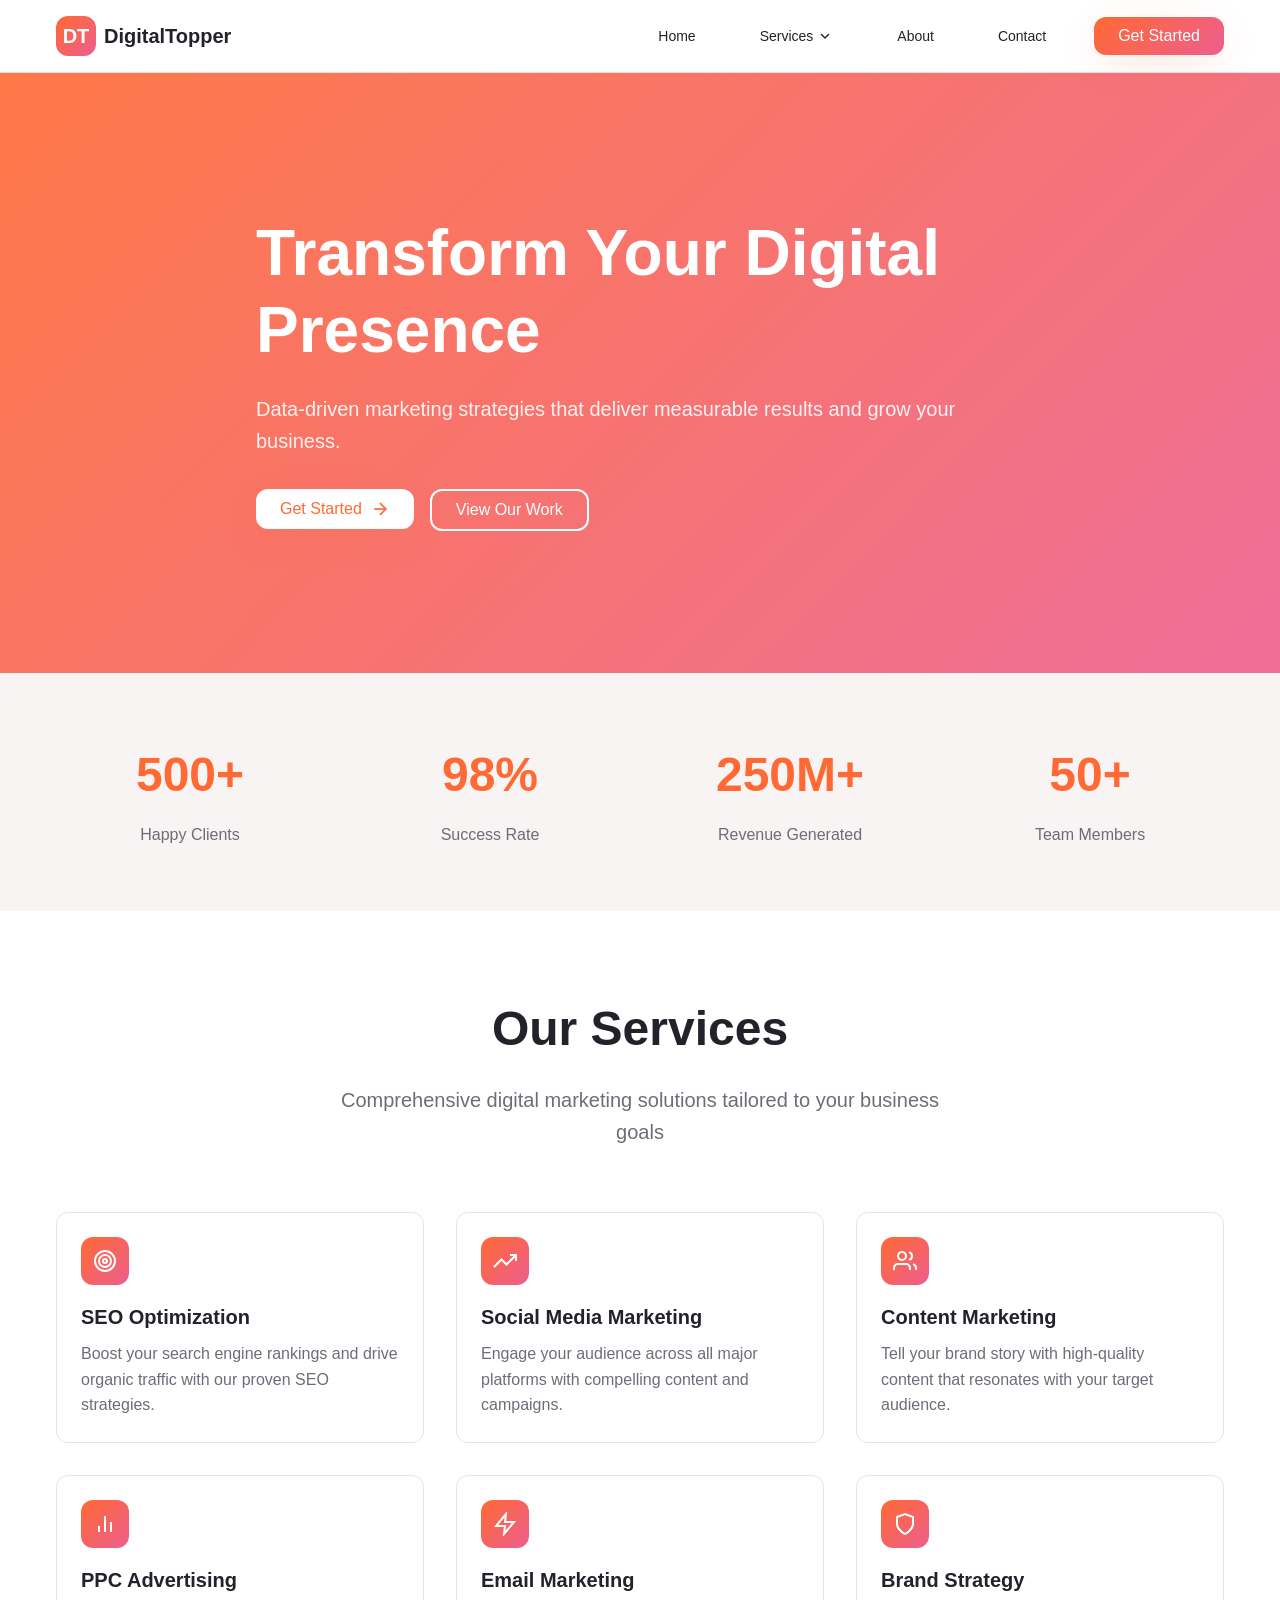
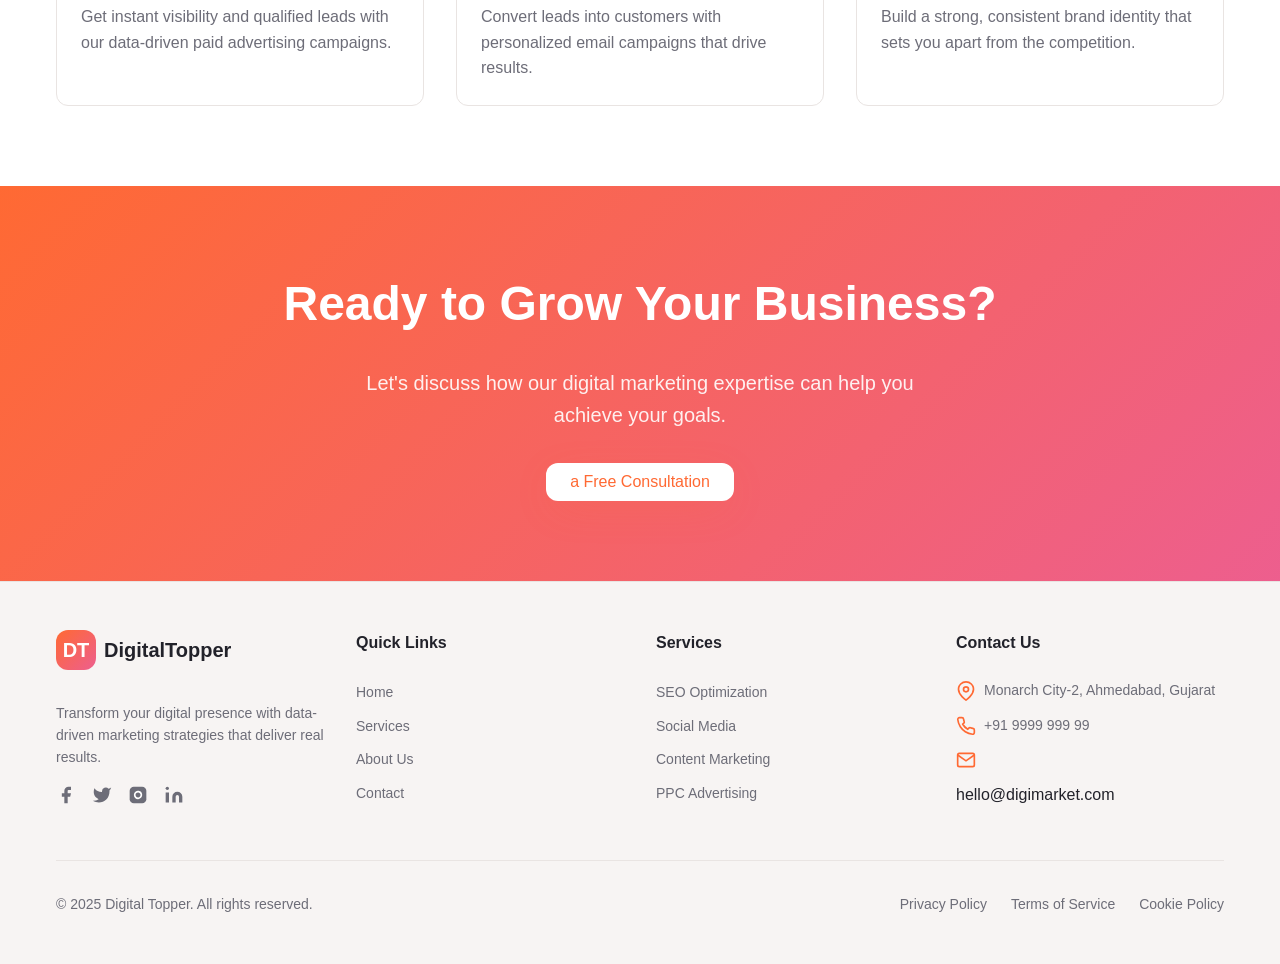
<file: index.html>
<!DOCTYPE html>
<html lang="en">
<head>
    <meta charset="UTF-8">
    <meta name="viewport" content="width=device-width, initial-scale=1.0">
    <title>DigiMarket - Digital Marketing Agency</title>
    <meta name="description" content="Transform your digital presence with data-driven marketing strategies. SEO, Social Media, PPC, and Content Marketing services.">
    <link rel="stylesheet" href="style.css">
</head>
<body>
    <!-- Header -->
    <header class="header">
        <nav class="nav-container">
            <div class="nav-content">
                <!-- Logo -->
                <div class="logo">
                    <div class="logo-icon">
                        <span>DT</span>
                    </div>
                    <span class="logo-text">DigitalTopper</span>
                </div>

                <!-- Desktop Navigation -->
                <div class="nav-menu desktop-nav">
                    <a href="index.html" class="nav-link">Home</a>
                    
                    <div class="dropdown">
                        <button class="nav-link dropdown-toggle">
                            Services
                            <svg class="chevron" width="16" height="16" viewBox="0 0 24 24" fill="none" stroke="currentColor" stroke-width="2">
                                <polyline points="6 9 12 15 18 9"></polyline>
                            </svg>
                        </button>
                        <div class="dropdown-menu">
                            <div class="dropdown-grid">
                                <a href="seo-optimization.html" class="dropdown-item">
                                    <div class="dropdown-title">SEO Optimization</div>
                                    <p class="dropdown-desc">Boost your search rankings</p>
                                </a>
                                <a href="social-marketing.html" class="dropdown-item">
                                    <div class="dropdown-title">Social Media Marketing</div>
                                    <p class="dropdown-desc">Engage your audience</p>
                                </a>
                                <a href="content-marketing.html" class="dropdown-item">
                                    <div class="dropdown-title">Content Marketing</div>
                                    <p class="dropdown-desc">Tell your brand story</p>
                                </a>
                                <a href="ppc.html" class="dropdown-item">
                                    <div class="dropdown-title">PPC Advertising</div>
                                    <p class="dropdown-desc">Drive targeted traffic</p>
                                </a>
                            </div>
                        </div>
                    </div>

                    <a href="about.html" class="nav-link">About</a>
                    <a href="contact.html" class="nav-link">Contact</a>
                    
                    <a href="contact.html"><button class="btn btn-primary">Get Started</button></a>
                </div>

                <!-- Mobile Menu Button -->
                <button class="mobile-menu-btn" id="mobileMenuBtn">
                    <svg class="menu-icon" width="24" height="24" viewBox="0 0 24 24" fill="none" stroke="currentColor" stroke-width="2">
                        <line x1="3" y1="12" x2="21" y2="12"></line>
                        <line x1="3" y1="6" x2="21" y2="6"></line>
                        <line x1="3" y1="18" x2="21" y2="18"></line>
                    </svg>
                    <svg class="close-icon" width="24" height="24" viewBox="0 0 24 24" fill="none" stroke="currentColor" stroke-width="2">
                        <line x1="18" y1="6" x2="6" y2="18"></line>
                        <line x1="6" y1="6" x2="18" y2="18"></line>
                    </svg>
                </button>
            </div>

            <!-- Mobile Menu -->
            <div class="mobile-menu" id="mobileMenu">
                <a href="#home" class="mobile-nav-link">Home</a>
                <div class="mobile-dropdown">
                    <div class="mobile-dropdown-title">Services</div>
                    <div class="mobile-dropdown-content">
                        <a href="#services" class="mobile-dropdown-link">SEO Optimization</a>
                        <a href="#services" class="mobile-dropdown-link">Social Media Marketing</a>
                        <a href="#services" class="mobile-dropdown-link">Content Marketing</a>
                        <a href="#services" class="mobile-dropdown-link">PPC Advertising</a>
                    </div>
                </div>
                <a href="#about" class="mobile-nav-link">About</a>
                <a href="#contact" class="mobile-nav-link">Contact</a>
                <button class="btn btn-primary mobile-btn">Get Started</button>
            </div>
        </nav>
    </header>

    <main>
        <!-- Hero Section -->
        <section id="home" class="hero">
            <div class="hero-overlay"></div>
            <div class="hero-image"></div>
            <div class="hero-content">
                <h1 class="hero-title">Transform Your Digital Presence</h1>
                <p class="hero-subtitle">Data-driven marketing strategies that deliver measurable results and grow your business.</p>
                <div class="hero-buttons">
                    <a href="contact.html"><button class="btn btn-hero">
                        Get Started 
                        <svg width="20" height="20" viewBox="0 0 24 24" fill="none" stroke="currentColor" stroke-width="2">
                            <line x1="5" y1="12" x2="19" y2="12"></line>
                            <polyline points="12 5 19 12 12 19"></polyline>
                        </svg>
                    </button></a>
                    <a href="portfolio.html"><button class="btn btn-outline">View Our Work</button></a>
                </div>
            </div>
        </section>

        <!-- Stats Section -->
        <section class="stats">
            <div class="container">
                <div class="stats-grid">
                    <div class="stat-item">
                        <div class="stat-value">500+</div>
                        <div class="stat-label">Happy Clients</div>
                    </div>
                    <div class="stat-item">
                        <div class="stat-value">98%</div>
                        <div class="stat-label">Success Rate</div>
                    </div>
                    <div class="stat-item">
                        <div class="stat-value">250M+</div>
                        <div class="stat-label">Revenue Generated</div>
                    </div>
                    <div class="stat-item">
                        <div class="stat-value">50+</div>
                        <div class="stat-label">Team Members</div>
                    </div>
                </div>
            </div>
        </section>

        <!-- Services Section -->
        <section id="services" class="services">
            <div class="container">
                <div class="section-header">
                    <h2 class="section-title">Our Services</h2>
                    <p class="section-subtitle">Comprehensive digital marketing solutions tailored to your business goals</p>
                </div>
                <div class="services-grid">
                    <div class="service-card">
                        <div class="service-icon">
                            <svg width="24" height="24" viewBox="0 0 24 24" fill="none" stroke="currentColor" stroke-width="2">
                                <circle cx="12" cy="12" r="10"></circle>
                                <circle cx="12" cy="12" r="6"></circle>
                                <circle cx="12" cy="12" r="2"></circle>
                            </svg>
                        </div>
                        <h3 class="service-title">SEO Optimization</h3>
                        <p class="service-desc">Boost your search engine rankings and drive organic traffic with our proven SEO strategies.</p>
                    </div>
                    
                    <div class="service-card">
                        <div class="service-icon">
                            <svg width="24" height="24" viewBox="0 0 24 24" fill="none" stroke="currentColor" stroke-width="2">
                                <polyline points="23 6 13.5 15.5 8.5 10.5 1 18"></polyline>
                                <polyline points="17 6 23 6 23 12"></polyline>
                            </svg>
                        </div>
                        <h3 class="service-title">Social Media Marketing</h3>
                        <p class="service-desc">Engage your audience across all major platforms with compelling content and campaigns.</p>
                    </div>

                    <div class="service-card">
                        <div class="service-icon">
                            <svg width="24" height="24" viewBox="0 0 24 24" fill="none" stroke="currentColor" stroke-width="2">
                                <path d="M17 21v-2a4 4 0 0 0-4-4H5a4 4 0 0 0-4 4v2"></path>
                                <circle cx="9" cy="7" r="4"></circle>
                                <path d="M23 21v-2a4 4 0 0 0-3-3.87"></path>
                                <path d="M16 3.13a4 4 0 0 1 0 7.75"></path>
                            </svg>
                        </div>
                        <h3 class="service-title">Content Marketing</h3>
                        <p class="service-desc">Tell your brand story with high-quality content that resonates with your target audience.</p>
                    </div>

                    <div class="service-card">
                        <div class="service-icon">
                            <svg width="24" height="24" viewBox="0 0 24 24" fill="none" stroke="currentColor" stroke-width="2">
                                <line x1="18" y1="20" x2="18" y2="10"></line>
                                <line x1="12" y1="20" x2="12" y2="4"></line>
                                <line x1="6" y1="20" x2="6" y2="14"></line>
                            </svg>
                        </div>
                        <h3 class="service-title">PPC Advertising</h3>
                        <p class="service-desc">Get instant visibility and qualified leads with our data-driven paid advertising campaigns.</p>
                    </div>

                    <div class="service-card">
                        <div class="service-icon">
                            <svg width="24" height="24" viewBox="0 0 24 24" fill="none" stroke="currentColor" stroke-width="2">
                                <polygon points="13 2 3 14 12 14 11 22 21 10 12 10 13 2"></polygon>
                            </svg>
                        </div>
                        <h3 class="service-title">Email Marketing</h3>
                        <p class="service-desc">Convert leads into customers with personalized email campaigns that drive results.</p>
                    </div>

                    <div class="service-card">
                        <div class="service-icon">
                            <svg width="24" height="24" viewBox="0 0 24 24" fill="none" stroke="currentColor" stroke-width="2">
                                <path d="M12 22s8-4 8-10V5l-8-3-8 3v7c0 6 8 10 8 10z"></path>
                            </svg>
                        </div>
                        <h3 class="service-title">Brand Strategy</h3>
                        <p class="service-desc">Build a strong, consistent brand identity that sets you apart from the competition.</p>
                    </div>
                </div>
            </div>
        </section>

        <!-- CTA Section -->
        <section id="contact" class="cta">
            <div class="container cta-content">
                <h2 class="cta-title">Ready to Grow Your Business?</h2>
                <p class="cta-subtitle">Let's discuss how our digital marketing expertise can help you achieve your goals.</p>
                <a href="contact.html"><button class="btn btn-hero"> a Free Consultation </button></a>
            </div>
        </section>
    </main>

    <!-- Footer -->
    <footer class="footer">
        <div class="container">
            <div class="footer-grid">
                <!-- Company Info -->
                <div class="footer-col">
                    <div class="logo footer-logo">
                        <div class="logo-icon">
                            <span>DT</span>
                        </div>
                        <span class="logo-text">DigitalTopper</span>
                    </div>
                    <p class="footer-desc">Transform your digital presence with data-driven marketing strategies that deliver real results.</p>
                    <div class="social-links">
                        <a href="#" class="social-link">
                            <svg width="20" height="20" viewBox="0 0 24 24" fill="currentColor">
                                <path d="M18 2h-3a5 5 0 0 0-5 5v3H7v4h3v8h4v-8h3l1-4h-4V7a1 1 0 0 1 1-1h3z"></path>
                            </svg>
                        </a>
                        <a href="#" class="social-link">
                            <svg width="20" height="20" viewBox="0 0 24 24" fill="currentColor">
                                <path d="M23 3a10.9 10.9 0 0 1-3.14 1.53 4.48 4.48 0 0 0-7.86 3v1A10.66 10.66 0 0 1 3 4s-4 9 5 13a11.64 11.64 0 0 1-7 2c9 5 20 0 20-11.5a4.5 4.5 0 0 0-.08-.83A7.72 7.72 0 0 0 23 3z"></path>
                            </svg>
                        </a>
                        <a href="#" class="social-link">
                            <svg width="20" height="20" viewBox="0 0 24 24" fill="currentColor">
                                <rect x="2" y="2" width="20" height="20" rx="5" ry="5"></rect>
                                <path d="M16 11.37A4 4 0 1 1 12.63 8 4 4 0 0 1 16 11.37z" stroke="white" stroke-width="2"></path>
                                <line x1="17.5" y1="6.5" x2="17.51" y2="6.5" stroke="white" stroke-width="2"></line>
                            </svg>
                        </a>
                        <a href="#" class="social-link">
                            <svg width="20" height="20" viewBox="0 0 24 24" fill="currentColor">
                                <path d="M16 8a6 6 0 0 1 6 6v7h-4v-7a2 2 0 0 0-2-2 2 2 0 0 0-2 2v7h-4v-7a6 6 0 0 1 6-6z"></path>
                                <rect x="2" y="9" width="4" height="12"></rect>
                                <circle cx="4" cy="4" r="2"></circle>
                            </svg>
                        </a>
                    </div>
                </div>

                <!-- Quick Links -->
                <div class="footer-col">
                    <h3 class="footer-heading">Quick Links</h3>
                    <ul class="footer-links">
                        <li><a href="index.html">Home</a></li>
                        <li><a href="social-marketing.html">Services</a></li>
                        <li><a href="about.html">About Us</a></li>
                        <li><a href="contact.html">Contact</a></li>
                    </ul>
                </div>

                <!-- Services -->
                <div class="footer-col">
                    <h3 class="footer-heading">Services</h3>
                    <ul class="footer-links">
                        <li><a href="seo-optimization.html">SEO Optimization</a></li>
                        <li><a href="social-marketing.html">Social Media</a></li>
                        <li><a href="content-marketing.html">Content Marketing</a></li>
                        <li><a href="ppc.html">PPC Advertising</a></li>
                    </ul>
                </div>

                <!-- Contact Info -->
                <div class="footer-col">
                    <h3 class="footer-heading">Contact Us</h3>
                    <ul class="footer-contact">
                        <li>
                            <svg width="20" height="20" viewBox="0 0 24 24" fill="none" stroke="currentColor" stroke-width="2">
                                <path d="M21 10c0 7-9 13-9 13s-9-6-9-13a9 9 0 0 1 18 0z"></path>
                                <circle cx="12" cy="10" r="3"></circle>
                            </svg>
                            <span>Monarch City-2, Ahmedabad, Gujarat</span>
                        </li>
                        <li>
                            <svg width="20" height="20" viewBox="0 0 24 24" fill="none" stroke="currentColor" stroke-width="2">
                                <path d="M22 16.92v3a2 2 0 0 1-2.18 2 19.79 19.79 0 0 1-8.63-3.07 19.5 19.5 0 0 1-6-6 19.79 19.79 0 0 1-3.07-8.67A2 2 0 0 1 4.11 2h3a2 2 0 0 1 2 1.72 12.84 12.84 0 0 0 .7 2.81 2 2 0 0 1-.45 2.11L8.09 9.91a16 16 0 0 0 6 6l1.27-1.27a2 2 0 0 1 2.11-.45 12.84 12.84 0 0 0 2.81.7A2 2 0 0 1 22 16.92z"></path>
                            </svg>
                            <span>+91 9999 999 99</span>
                        </li>
                            <svg width="20" height="20" viewBox="0 0 24 24" fill="none" stroke="currentColor" stroke-width="2">
                                <path d="M4 4h16c1.1 0 2 .9 2 2v12c0 1.1-.9 2-2 2H4c-1.1 0-2-.9-2-2V6c0-1.1.9-2 2-2z"></path>
                                <polyline points="22,6 12,13 2,6"></polyline>
                            </svg>
                            <span>hello@digimarket.com</span>
                        </li>
                    </ul>
                </div>
            </div>

            <div class="footer-bottom">
                <p class="footer-copyright">© 2025 Digital Topper. All rights reserved.</p>
                <div class="footer-legal">
                    <a href="privacy.html">Privacy Policy</a>
                    <a href="termsofuse.html">Terms of Service</a>
                    <a href="cookie.html">Cookie Policy</a>
                </div>
            </div>
        </div>
    </footer>

    <script src="script.js"></script>
</body>
</html>
</file>
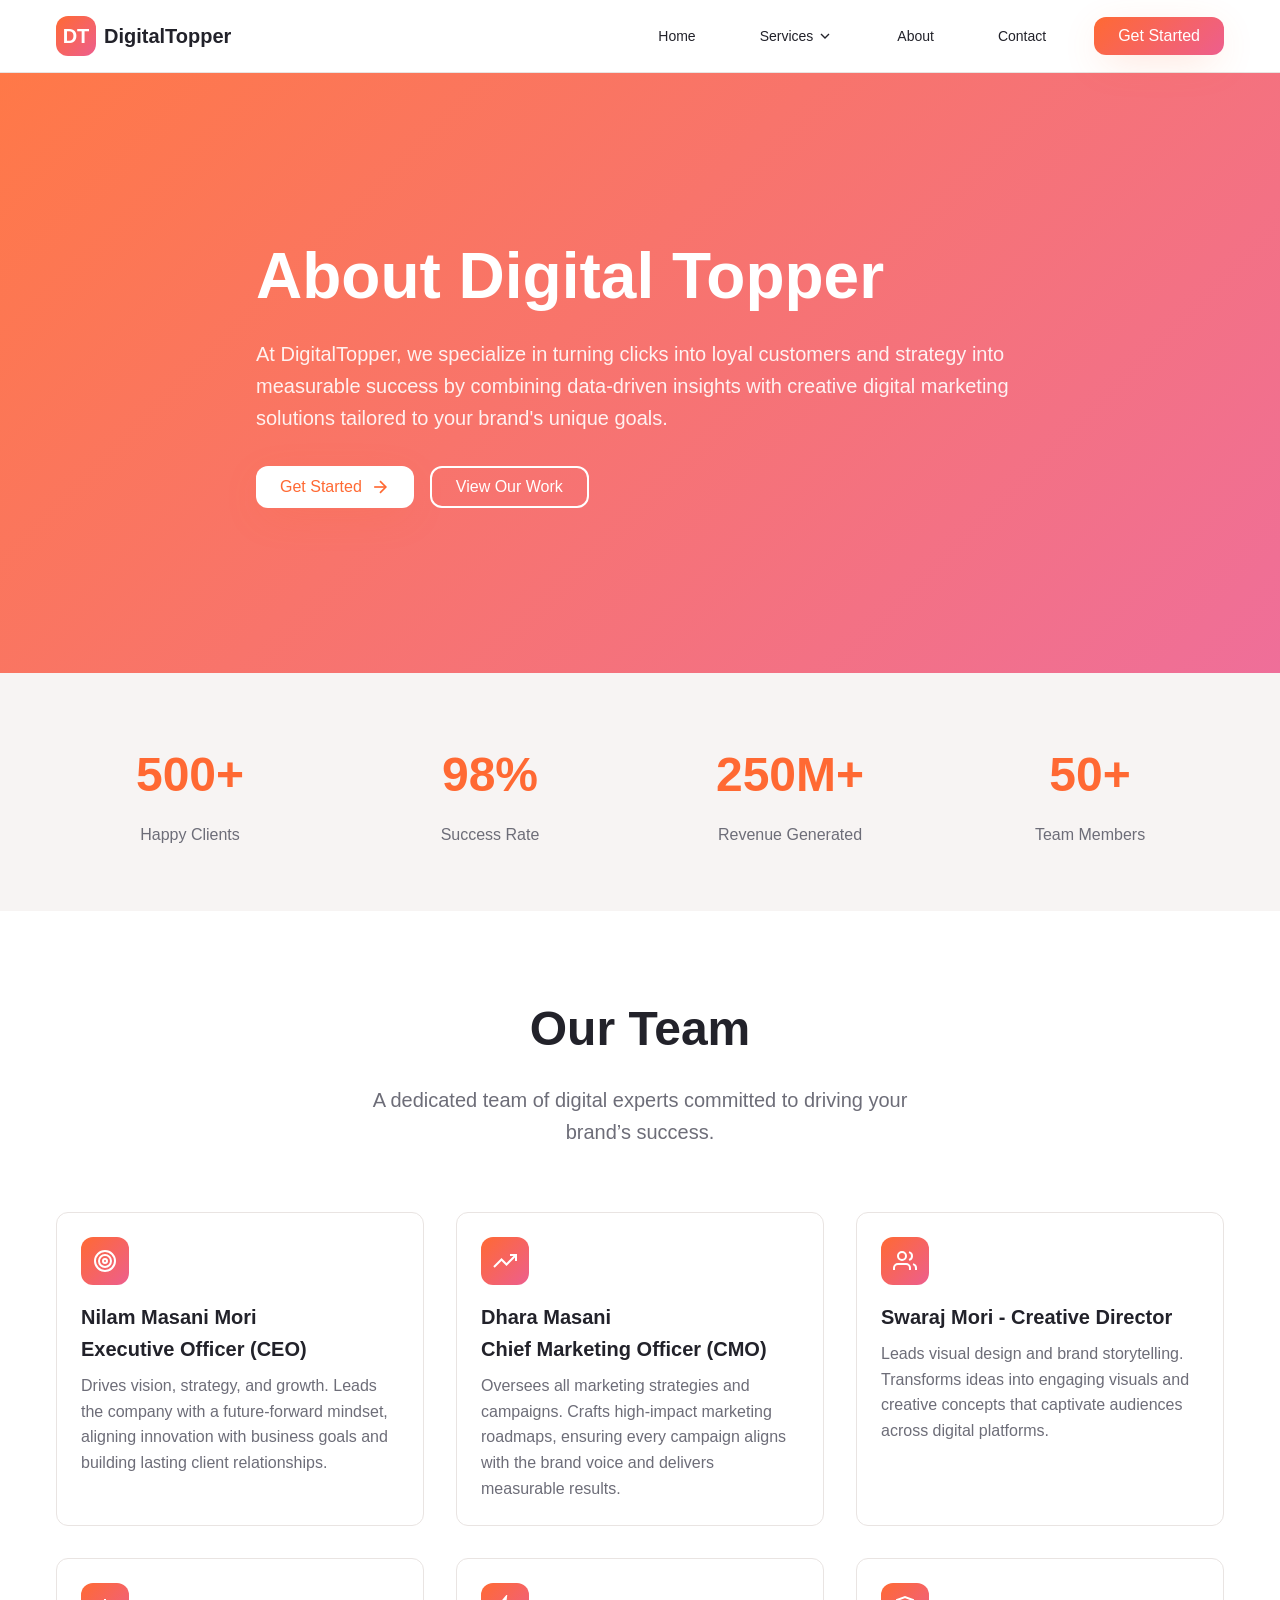
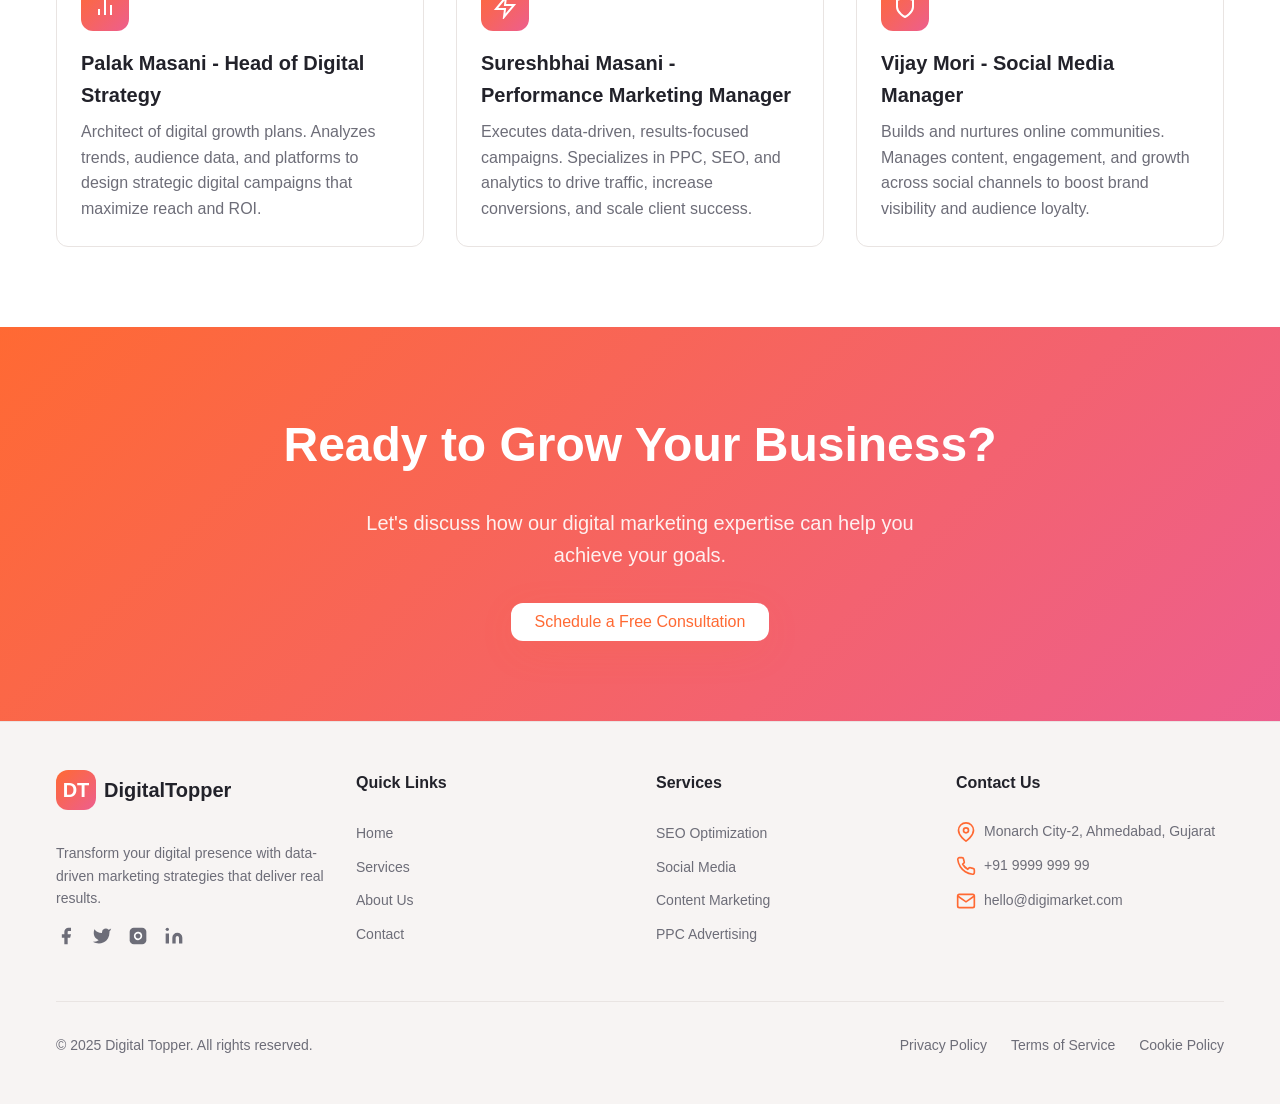
<file: about.html>
<!DOCTYPE html>
<html lang="en">
<head>
    <meta charset="UTF-8">
    <meta name="viewport" content="width=device-width, initial-scale=1.0">
    <title>DigiMarket - Digital Marketing Agency</title>
    <meta name="description" content="Transform your digital presence with data-driven marketing strategies. SEO, Social Media, PPC, and Content Marketing services.">
    <link rel="stylesheet" href="style.css">
</head>
<body>
    <!-- Header -->
    <header class="header">
        <nav class="nav-container">
            <div class="nav-content">
                <!-- Logo -->
                <div class="logo">
                    <div class="logo-icon">
                        <span>DT</span>
                    </div>
                    <span class="logo-text">DigitalTopper</span>
                </div>

                <!-- Desktop Navigation -->
                <div class="nav-menu desktop-nav">
                    <a href="index.html" class="nav-link">Home</a>
                    
                    <div class="dropdown">
                        <button class="nav-link dropdown-toggle">
                            Services
                            <svg class="chevron" width="16" height="16" viewBox="0 0 24 24" fill="none" stroke="currentColor" stroke-width="2">
                                <polyline points="6 9 12 15 18 9"></polyline>
                            </svg>
                        </button>
                        <div class="dropdown-menu">
                            <div class="dropdown-grid">
                                <a href="seo-optimization.html" class="dropdown-item">
                                    <div class="dropdown-title">SEO Optimization</div>
                                    <p class="dropdown-desc">Boost your search rankings</p>
                                </a>
                                <a href="social-marketing.html" class="dropdown-item">
                                    <div class="dropdown-title">Social Media Marketing</div>
                                    <p class="dropdown-desc">Engage your audience</p>
                                </a>
                                <a href="content-marketing.html" class="dropdown-item">
                                    <div class="dropdown-title">Content Marketing</div>
                                    <p class="dropdown-desc">Tell your brand story</p>
                                </a>
                                <a href="ppc.html" class="dropdown-item">
                                    <div class="dropdown-title">PPC Advertising</div>
                                    <p class="dropdown-desc">Drive targeted traffic</p>
                                </a>
                            </div>
                        </div>
                    </div>

                    <a href="about.html" class="nav-link">About</a>
                    <a href="contact.html" class="nav-link">Contact</a>
                    
                    <a href="contact.html"><button class="btn btn-primary">Get Started</button></a>
                </div>

                <!-- Mobile Menu Button -->
                <button class="mobile-menu-btn" id="mobileMenuBtn">
                    <svg class="menu-icon" width="24" height="24" viewBox="0 0 24 24" fill="none" stroke="currentColor" stroke-width="2">
                        <line x1="3" y1="12" x2="21" y2="12"></line>
                        <line x1="3" y1="6" x2="21" y2="6"></line>
                        <line x1="3" y1="18" x2="21" y2="18"></line>
                    </svg>
                    <svg class="close-icon" width="24" height="24" viewBox="0 0 24 24" fill="none" stroke="currentColor" stroke-width="2">
                        <line x1="18" y1="6" x2="6" y2="18"></line>
                        <line x1="6" y1="6" x2="18" y2="18"></line>
                    </svg>
                </button>
            </div>

            <!-- Mobile Menu -->
            <div class="mobile-menu" id="mobileMenu">
                <a href="#home" class="mobile-nav-link">Home</a>
                <div class="mobile-dropdown">
                    <div class="mobile-dropdown-title">Services</div>
                    <div class="mobile-dropdown-content">
                        <a href="#services" class="mobile-dropdown-link">SEO Optimization</a>
                        <a href="#services" class="mobile-dropdown-link">Social Media Marketing</a>
                        <a href="#services" class="mobile-dropdown-link">Content Marketing</a>
                        <a href="#services" class="mobile-dropdown-link">PPC Advertising</a>
                    </div>
                </div>
                <a href="#about" class="mobile-nav-link">About</a>
                <a href="#contact" class="mobile-nav-link">Contact</a>
                <button class="btn btn-primary mobile-btn">Get Started</button>
            </div>
        </nav>
    </header>

    <main>
        <!-- Hero Section -->
        <section id="home" class="hero">
            <div class="hero-overlay"></div>
            <div class="hero-image2"></div>
            <div class="hero-content">
                <h1 class="hero-title">About Digital Topper</h1>
                <p class="hero-subtitle">At DigitalTopper, we specialize in turning clicks into loyal customers and strategy into measurable success by combining data-driven insights with creative digital marketing solutions tailored to your brand's unique goals.</p>
                <div class="hero-buttons">
                    <button class="btn btn-hero">
                        Get Started
                        <svg width="20" height="20" viewBox="0 0 24 24" fill="none" stroke="currentColor" stroke-width="2">
                            <line x1="5" y1="12" x2="19" y2="12"></line>
                            <polyline points="12 5 19 12 12 19"></polyline>
                        </svg>
                    </button>
                    <button class="btn btn-outline">View Our Work</button>
                </div>
            </div>
        </section>

        <!-- Stats Section -->
        <section class="stats">
            <div class="container">
                <div class="stats-grid">
                    <div class="stat-item">
                        <div class="stat-value">500+</div>
                        <div class="stat-label">Happy Clients</div>
                    </div>
                    <div class="stat-item">
                        <div class="stat-value">98%</div>
                        <div class="stat-label">Success Rate</div>
                    </div>
                    <div class="stat-item">
                        <div class="stat-value">250M+</div>
                        <div class="stat-label">Revenue Generated</div>
                    </div>
                    <div class="stat-item">
                        <div class="stat-value">50+</div>
                        <div class="stat-label">Team Members</div>
                    </div>
                </div>
            </div>
        </section>

        <!-- Services Section -->
        <section id="services" class="services">
            <div class="container">
                <div class="section-header">
                    <h2 class="section-title">Our Team</h2>
                    <p class="section-subtitle">A dedicated team of digital experts committed to driving your brand’s success.</p>
                </div>
                <div class="services-grid">
                    <div class="service-card">
                        <div class="service-icon">
                            <svg width="24" height="24" viewBox="0 0 24 24" fill="none" stroke="currentColor" stroke-width="2">
                                <circle cx="12" cy="12" r="10"></circle>
                                <circle cx="12" cy="12" r="6"></circle>
                                <circle cx="12" cy="12" r="2"></circle>
                            </svg>
                        </div>
                        <h3 class="service-title">Nilam Masani Mori </br> Executive Officer (CEO)</h3>
                        <p class="service-desc">Drives vision, strategy, and growth.
Leads the company with a future-forward mindset, aligning innovation with business goals and building lasting client relationships.</p>
                    </div>
                    
                    <div class="service-card">
                        <div class="service-icon">
                            <svg width="24" height="24" viewBox="0 0 24 24" fill="none" stroke="currentColor" stroke-width="2">
                                <polyline points="23 6 13.5 15.5 8.5 10.5 1 18"></polyline>
                                <polyline points="17 6 23 6 23 12"></polyline>
                            </svg>
                        </div>
                        <h3 class="service-title">Dhara Masani </br>Chief Marketing Officer (CMO)</h3>
                        <p class="service-desc">Oversees all marketing strategies and campaigns.
Crafts high-impact marketing roadmaps, ensuring every campaign aligns with the brand voice and delivers measurable results.</p>
                    </div>

                    <div class="service-card">
                        <div class="service-icon">
                            <svg width="24" height="24" viewBox="0 0 24 24" fill="none" stroke="currentColor" stroke-width="2">
                                <path d="M17 21v-2a4 4 0 0 0-4-4H5a4 4 0 0 0-4 4v2"></path>
                                <circle cx="9" cy="7" r="4"></circle>
                                <path d="M23 21v-2a4 4 0 0 0-3-3.87"></path>
                                <path d="M16 3.13a4 4 0 0 1 0 7.75"></path>
                            </svg>
                        </div>
                        <h3 class="service-title">Swaraj Mori - Creative Director</h3>
                        <p class="service-desc">Leads visual design and brand storytelling.
Transforms ideas into engaging visuals and creative concepts that captivate audiences across digital platforms.</p>
                    </div>

                    <div class="service-card">
                        <div class="service-icon">
                            <svg width="24" height="24" viewBox="0 0 24 24" fill="none" stroke="currentColor" stroke-width="2">
                                <line x1="18" y1="20" x2="18" y2="10"></line>
                                <line x1="12" y1="20" x2="12" y2="4"></line>
                                <line x1="6" y1="20" x2="6" y2="14"></line>
                            </svg>
                        </div>
                        <h3 class="service-title">Palak Masani - Head of Digital Strategy</h3>
                        <p class="service-desc">Architect of digital growth plans.
Analyzes trends, audience data, and platforms to design strategic digital campaigns that maximize reach and ROI.</p>
                    </div>

                    <div class="service-card">
                        <div class="service-icon">
                            <svg width="24" height="24" viewBox="0 0 24 24" fill="none" stroke="currentColor" stroke-width="2">
                                <polygon points="13 2 3 14 12 14 11 22 21 10 12 10 13 2"></polygon>
                            </svg>
                        </div>
                        <h3 class="service-title">Sureshbhai Masani - Performance Marketing Manager</h3>
                        <p class="service-desc">Executes data-driven, results-focused campaigns.
Specializes in PPC, SEO, and analytics to drive traffic, increase conversions, and scale client success.</p>
                    </div>

                    <div class="service-card">
                        <div class="service-icon">
                            <svg width="24" height="24" viewBox="0 0 24 24" fill="none" stroke="currentColor" stroke-width="2">
                                <path d="M12 22s8-4 8-10V5l-8-3-8 3v7c0 6 8 10 8 10z"></path>
                            </svg>
                        </div>
                        <h3 class="service-title">Vijay Mori - Social Media Manager</h3>
                        <p class="service-desc">Builds and nurtures online communities.
Manages content, engagement, and growth across social channels to boost brand visibility and audience loyalty.</p>
                    </div>
                </div>
            </div>
        </section>

        <!-- CTA Section -->
        <section id="contact" class="cta">
            <div class="container cta-content">
                <h2 class="cta-title">Ready to Grow Your Business?</h2>
                <p class="cta-subtitle">Let's discuss how our digital marketing expertise can help you achieve your goals.</p>
                <button class="btn btn-hero">Schedule a Free Consultation</button>
            </div>
        </section>
    </main>

    <!-- Footer -->
    <footer class="footer">
        <div class="container">
            <div class="footer-grid">
                <!-- Company Info -->
                <div class="footer-col">
                    <div class="logo footer-logo">
                        <div class="logo-icon">
                            <span>DT</span>
                        </div>
                        <span class="logo-text">DigitalTopper</span>
                    </div>
                    <p class="footer-desc">Transform your digital presence with data-driven marketing strategies that deliver real results.</p>
                    <div class="social-links">
                        <a href="#" class="social-link">
                            <svg width="20" height="20" viewBox="0 0 24 24" fill="currentColor">
                                <path d="M18 2h-3a5 5 0 0 0-5 5v3H7v4h3v8h4v-8h3l1-4h-4V7a1 1 0 0 1 1-1h3z"></path>
                            </svg>
                        </a>
                        <a href="#" class="social-link">
                            <svg width="20" height="20" viewBox="0 0 24 24" fill="currentColor">
                                <path d="M23 3a10.9 10.9 0 0 1-3.14 1.53 4.48 4.48 0 0 0-7.86 3v1A10.66 10.66 0 0 1 3 4s-4 9 5 13a11.64 11.64 0 0 1-7 2c9 5 20 0 20-11.5a4.5 4.5 0 0 0-.08-.83A7.72 7.72 0 0 0 23 3z"></path>
                            </svg>
                        </a>
                        <a href="#" class="social-link">
                            <svg width="20" height="20" viewBox="0 0 24 24" fill="currentColor">
                                <rect x="2" y="2" width="20" height="20" rx="5" ry="5"></rect>
                                <path d="M16 11.37A4 4 0 1 1 12.63 8 4 4 0 0 1 16 11.37z" stroke="white" stroke-width="2"></path>
                                <line x1="17.5" y1="6.5" x2="17.51" y2="6.5" stroke="white" stroke-width="2"></line>
                            </svg>
                        </a>
                        <a href="#" class="social-link">
                            <svg width="20" height="20" viewBox="0 0 24 24" fill="currentColor">
                                <path d="M16 8a6 6 0 0 1 6 6v7h-4v-7a2 2 0 0 0-2-2 2 2 0 0 0-2 2v7h-4v-7a6 6 0 0 1 6-6z"></path>
                                <rect x="2" y="9" width="4" height="12"></rect>
                                <circle cx="4" cy="4" r="2"></circle>
                            </svg>
                        </a>
                    </div>
                </div>

                <!-- Quick Links -->
                <div class="footer-col">
                    <h3 class="footer-heading">Quick Links</h3>
                    <ul class="footer-links">
                        <li><a href="#home">Home</a></li>
                        <li><a href="#services">Services</a></li>
                        <li><a href="#about">About Us</a></li>
                        <li><a href="#contact">Contact</a></li>
                    </ul>
                </div>

                <!-- Services -->
                <div class="footer-col">
                    <h3 class="footer-heading">Services</h3>
                    <ul class="footer-links">
                        <li><a href="#">SEO Optimization</a></li>
                        <li><a href="#">Social Media</a></li>
                        <li><a href="#">Content Marketing</a></li>
                        <li><a href="#">PPC Advertising</a></li>
                    </ul>
                </div>

                <!-- Contact Info -->
                <div class="footer-col">
                    <h3 class="footer-heading">Contact Us</h3>
                    <ul class="footer-contact">
                        <li>
                            <svg width="20" height="20" viewBox="0 0 24 24" fill="none" stroke="currentColor" stroke-width="2">
                                <path d="M21 10c0 7-9 13-9 13s-9-6-9-13a9 9 0 0 1 18 0z"></path>
                                <circle cx="12" cy="10" r="3"></circle>
                            </svg>
                            <span>Monarch City-2, Ahmedabad, Gujarat</span>
                        </li>
                        <li>
                            <svg width="20" height="20" viewBox="0 0 24 24" fill="none" stroke="currentColor" stroke-width="2">
                                <path d="M22 16.92v3a2 2 0 0 1-2.18 2 19.79 19.79 0 0 1-8.63-3.07 19.5 19.5 0 0 1-6-6 19.79 19.79 0 0 1-3.07-8.67A2 2 0 0 1 4.11 2h3a2 2 0 0 1 2 1.72 12.84 12.84 0 0 0 .7 2.81 2 2 0 0 1-.45 2.11L8.09 9.91a16 16 0 0 0 6 6l1.27-1.27a2 2 0 0 1 2.11-.45 12.84 12.84 0 0 0 2.81.7A2 2 0 0 1 22 16.92z"></path>
                            </svg>
                            <span>+91 9999 999 99</span>
                        </li>
                        <li>
                            <svg width="20" height="20" viewBox="0 0 24 24" fill="none" stroke="currentColor" stroke-width="2">
                                <path d="M4 4h16c1.1 0 2 .9 2 2v12c0 1.1-.9 2-2 2H4c-1.1 0-2-.9-2-2V6c0-1.1.9-2 2-2z"></path>
                                <polyline points="22,6 12,13 2,6"></polyline>
                            </svg>
                            <span>hello@digimarket.com</span>
                        </li>
                    </ul>
                </div>
            </div>

            <div class="footer-bottom">
                <p class="footer-copyright">© 2025 Digital Topper. All rights reserved.</p>
                <div class="footer-legal">
                    <a href="#">Privacy Policy</a>
                    <a href="#">Terms of Service</a>
                    <a href="#">Cookie Policy</a>
                </div>
            </div>
        </div>
    </footer>

    <script src="script.js"></script>
</body>
</html>
</file>
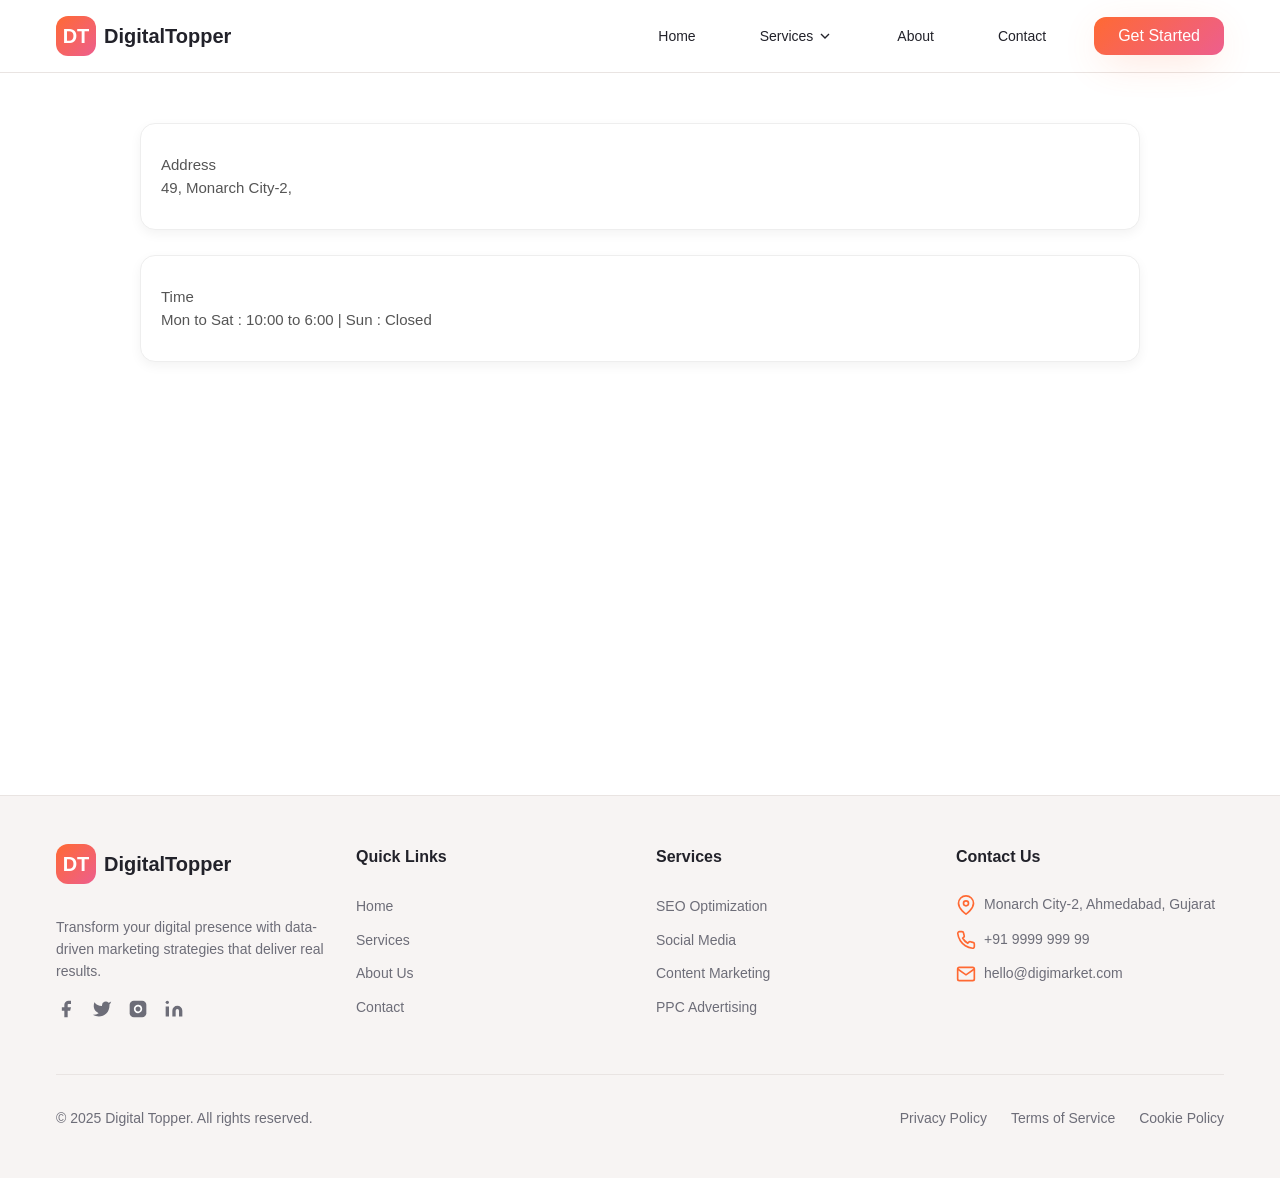
<file: contact.html>
<!DOCTYPE html>
<html lang="en">

<head>
    <meta charset="UTF-8">
    <meta name="viewport" content="width=device-width, initial-scale=1.0">
    <title>DigiMarket - Digital Marketing Agency</title>
    <meta name="description"
        content="Transform your digital presence with data-driven marketing strategies. SEO, Social Media, PPC, and Content Marketing services.">
    <link rel="stylesheet" href="style.css">
</head>

<body>
    <!-- Header -->
    <header class="header">
        <nav class="nav-container">
            <div class="nav-content">
                <!-- Logo -->
                <div class="logo">
                    <div class="logo-icon">
                        <span>DT</span>
                    </div>
                    <span class="logo-text">DigitalTopper</span>
                </div>

                <!-- Desktop Navigation -->
                <div class="nav-menu desktop-nav">
                    <a href="index.html" class="nav-link">Home</a>

                    <div class="dropdown">
                        <button class="nav-link dropdown-toggle">
                            Services
                            <svg class="chevron" width="16" height="16" viewBox="0 0 24 24" fill="none"
                                stroke="currentColor" stroke-width="2">
                                <polyline points="6 9 12 15 18 9"></polyline>
                            </svg>
                        </button>
                        <div class="dropdown-menu">
                            <div class="dropdown-grid">
                                <a href="seo-optimization.html" class="dropdown-item">
                                    <div class="dropdown-title">SEO Optimization</div>
                                    <p class="dropdown-desc">Boost your search rankings</p>
                                </a>
                                <a href="social-marketing.html" class="dropdown-item">
                                    <div class="dropdown-title">Social Media Marketing</div>
                                    <p class="dropdown-desc">Engage your audience</p>
                                </a>
                                <a href="content-marketing.html" class="dropdown-item">
                                    <div class="dropdown-title">Content Marketing</div>
                                    <p class="dropdown-desc">Tell your brand story</p>
                                </a>
                                <a href="ppc.html" class="dropdown-item">
                                    <div class="dropdown-title">PPC Advertising</div>
                                    <p class="dropdown-desc">Drive targeted traffic</p>
                                </a>
                            </div>
                        </div>
                    </div>

                    <a href="about.html" class="nav-link">About</a>
                    <a href="contact.html" class="nav-link">Contact</a>

                    <a href="contact.html"><button class="btn btn-primary">Get Started</button></a>
                </div>

                <!-- Mobile Menu Button -->
                <button class="mobile-menu-btn" id="mobileMenuBtn">
                    <svg class="menu-icon" width="24" height="24" viewBox="0 0 24 24" fill="none" stroke="currentColor"
                        stroke-width="2">
                        <line x1="3" y1="12" x2="21" y2="12"></line>
                        <line x1="3" y1="6" x2="21" y2="6"></line>
                        <line x1="3" y1="18" x2="21" y2="18"></line>
                    </svg>
                    <svg class="close-icon" width="24" height="24" viewBox="0 0 24 24" fill="none" stroke="currentColor"
                        stroke-width="2">
                        <line x1="18" y1="6" x2="6" y2="18"></line>
                        <line x1="6" y1="6" x2="18" y2="18"></line>
                    </svg>
                </button>
            </div>

            <!-- Mobile Menu -->
            <div class="mobile-menu" id="mobileMenu">
                <a href="#home" class="mobile-nav-link">Home</a>
                <div class="mobile-dropdown">
                    <div class="mobile-dropdown-title">Services</div>
                    <div class="mobile-dropdown-content">
                        <a href="#services" class="mobile-dropdown-link">SEO Optimization</a>
                        <a href="#services" class="mobile-dropdown-link">Social Media Marketing</a>
                        <a href="#services" class="mobile-dropdown-link">Content Marketing</a>
                        <a href="#services" class="mobile-dropdown-link">PPC Advertising</a>
                    </div>
                </div>
                <a href="#about" class="mobile-nav-link">About</a>
                <a href="#contact" class="mobile-nav-link">Contact</a>
                <button class="btn btn-primary mobile-btn">Get Started</button>
            </div>
        </nav>
    </header>

    <main>
        <section class="services-dm">
           <div class="service-ppc">
                <p>Address</p>
                <p>49, Monarch City-2, </p>
           </div>
           <div class="service-ppc">
                <p>Time</p>
                <p>Mon to Sat : 10:00 to 6:00  |  Sun : Closed</p>
           </div>

            <div class="map-cu">
                <iframe
                    src="https://www.google.com/maps/embed?pb=!1m18!1m12!1m3!1d3672.036611479913!2d72.47095147522694!3d22.998897479186755!2m3!1f0!2f0!3f0!3m2!1i1024!2i768!4f13.1!3m3!1m2!1s0x395e9bd99b0a4eeb%3A0x9d8c1cc3a62de96a!2sShela%2C%20Gujarat%20380058!5e0!3m2!1sen!2sin!4v1697534517063!5m2!1sen!2sin"
                    width="100%" height="350" style="border:0;" allowfullscreen="" loading="lazy">
                </iframe>
            </div>
        </section>



    </main>


    <!-- Footer -->
    <footer class="footer">
        <div class="container">
            <div class="footer-grid">
                <!-- Company Info -->
                <div class="footer-col">
                    <div class="logo footer-logo">
                        <div class="logo-icon">
                            <span>DT</span>
                        </div>
                        <span class="logo-text">DigitalTopper</span>
                    </div>
                    <p class="footer-desc">Transform your digital presence with data-driven marketing strategies that
                        deliver real results.</p>
                    <div class="social-links">
                        <a href="#" class="social-link">
                            <svg width="20" height="20" viewBox="0 0 24 24" fill="currentColor">
                                <path d="M18 2h-3a5 5 0 0 0-5 5v3H7v4h3v8h4v-8h3l1-4h-4V7a1 1 0 0 1 1-1h3z"></path>
                            </svg>
                        </a>
                        <a href="#" class="social-link">
                            <svg width="20" height="20" viewBox="0 0 24 24" fill="currentColor">
                                <path
                                    d="M23 3a10.9 10.9 0 0 1-3.14 1.53 4.48 4.48 0 0 0-7.86 3v1A10.66 10.66 0 0 1 3 4s-4 9 5 13a11.64 11.64 0 0 1-7 2c9 5 20 0 20-11.5a4.5 4.5 0 0 0-.08-.83A7.72 7.72 0 0 0 23 3z">
                                </path>
                            </svg>
                        </a>
                        <a href="#" class="social-link">
                            <svg width="20" height="20" viewBox="0 0 24 24" fill="currentColor">
                                <rect x="2" y="2" width="20" height="20" rx="5" ry="5"></rect>
                                <path d="M16 11.37A4 4 0 1 1 12.63 8 4 4 0 0 1 16 11.37z" stroke="white"
                                    stroke-width="2"></path>
                                <line x1="17.5" y1="6.5" x2="17.51" y2="6.5" stroke="white" stroke-width="2"></line>
                            </svg>
                        </a>
                        <a href="#" class="social-link">
                            <svg width="20" height="20" viewBox="0 0 24 24" fill="currentColor">
                                <path
                                    d="M16 8a6 6 0 0 1 6 6v7h-4v-7a2 2 0 0 0-2-2 2 2 0 0 0-2 2v7h-4v-7a6 6 0 0 1 6-6z">
                                </path>
                                <rect x="2" y="9" width="4" height="12"></rect>
                                <circle cx="4" cy="4" r="2"></circle>
                            </svg>
                        </a>
                    </div>
                </div>

                <!-- Quick Links -->
                <div class="footer-col">
                    <h3 class="footer-heading">Quick Links</h3>
                    <ul class="footer-links">
                        <li><a href="index.html">Home</a></li>
                        <li><a href="social-marketing.html">Services</a></li>
                        <li><a href="about.html">About Us</a></li>
                        <li><a href="contact.html">Contact</a></li>
                    </ul>
                </div>

                <!-- Services -->
                <div class="footer-col">
                    <h3 class="footer-heading">Services</h3>
                    <ul class="footer-links">
                        <li><a href="seo-optimization.html">SEO Optimization</a></li>
                        <li><a href="social-marketing.html">Social Media</a></li>
                        <li><a href="content-marketing.html">Content Marketing</a></li>
                        <li><a href="ppc.html">PPC Advertising</a></li>
                    </ul>
                </div>

                <!-- Contact Info -->
                <div class="footer-col">
                    <h3 class="footer-heading">Contact Us</h3>
                    <ul class="footer-contact">
                        <li>
                            <svg width="20" height="20" viewBox="0 0 24 24" fill="none" stroke="currentColor" stroke-width="2">
                                <path d="M21 10c0 7-9 13-9 13s-9-6-9-13a9 9 0 0 1 18 0z"></path>
                                <circle cx="12" cy="10" r="3"></circle>
                            </svg>
                            <span>Monarch City-2, Ahmedabad, Gujarat</span>
                        </li>
                        <li>
                            <svg width="20" height="20" viewBox="0 0 24 24" fill="none" stroke="currentColor" stroke-width="2">
                                <path d="M22 16.92v3a2 2 0 0 1-2.18 2 19.79 19.79 0 0 1-8.63-3.07 19.5 19.5 0 0 1-6-6 19.79 19.79 0 0 1-3.07-8.67A2 2 0 0 1 4.11 2h3a2 2 0 0 1 2 1.72 12.84 12.84 0 0 0 .7 2.81 2 2 0 0 1-.45 2.11L8.09 9.91a16 16 0 0 0 6 6l1.27-1.27a2 2 0 0 1 2.11-.45 12.84 12.84 0 0 0 2.81.7A2 2 0 0 1 22 16.92z"></path>
                            </svg>
                            <span>+91 9999 999 99</span>
                        </li>
                        <li>
                            <svg width="20" height="20" viewBox="0 0 24 24" fill="none" stroke="currentColor"
                                stroke-width="2">
                                <path d="M4 4h16c1.1 0 2 .9 2 2v12c0 1.1-.9 2-2 2H4c-1.1 0-2-.9-2-2V6c0-1.1.9-2 2-2z">
                                </path>
                                <polyline points="22,6 12,13 2,6"></polyline>
                            </svg>
                            <span>hello@digimarket.com</span>
                        </li>
                    </ul>
                </div>
            </div>

            <div class="footer-bottom">
                <p class="footer-copyright">© 2025 Digital Topper. All rights reserved.</p>
                <div class="footer-legal">
                    <a href="privacy.html">Privacy Policy</a>
                    <a href="termsofuse.html">Terms of Service</a>
                    <a href="cookie.html">Cookie Policy</a>
                </div>
            </div>
        </div>
    </footer>

    <script src="script.js"></script>
</body>

</html>
</file>
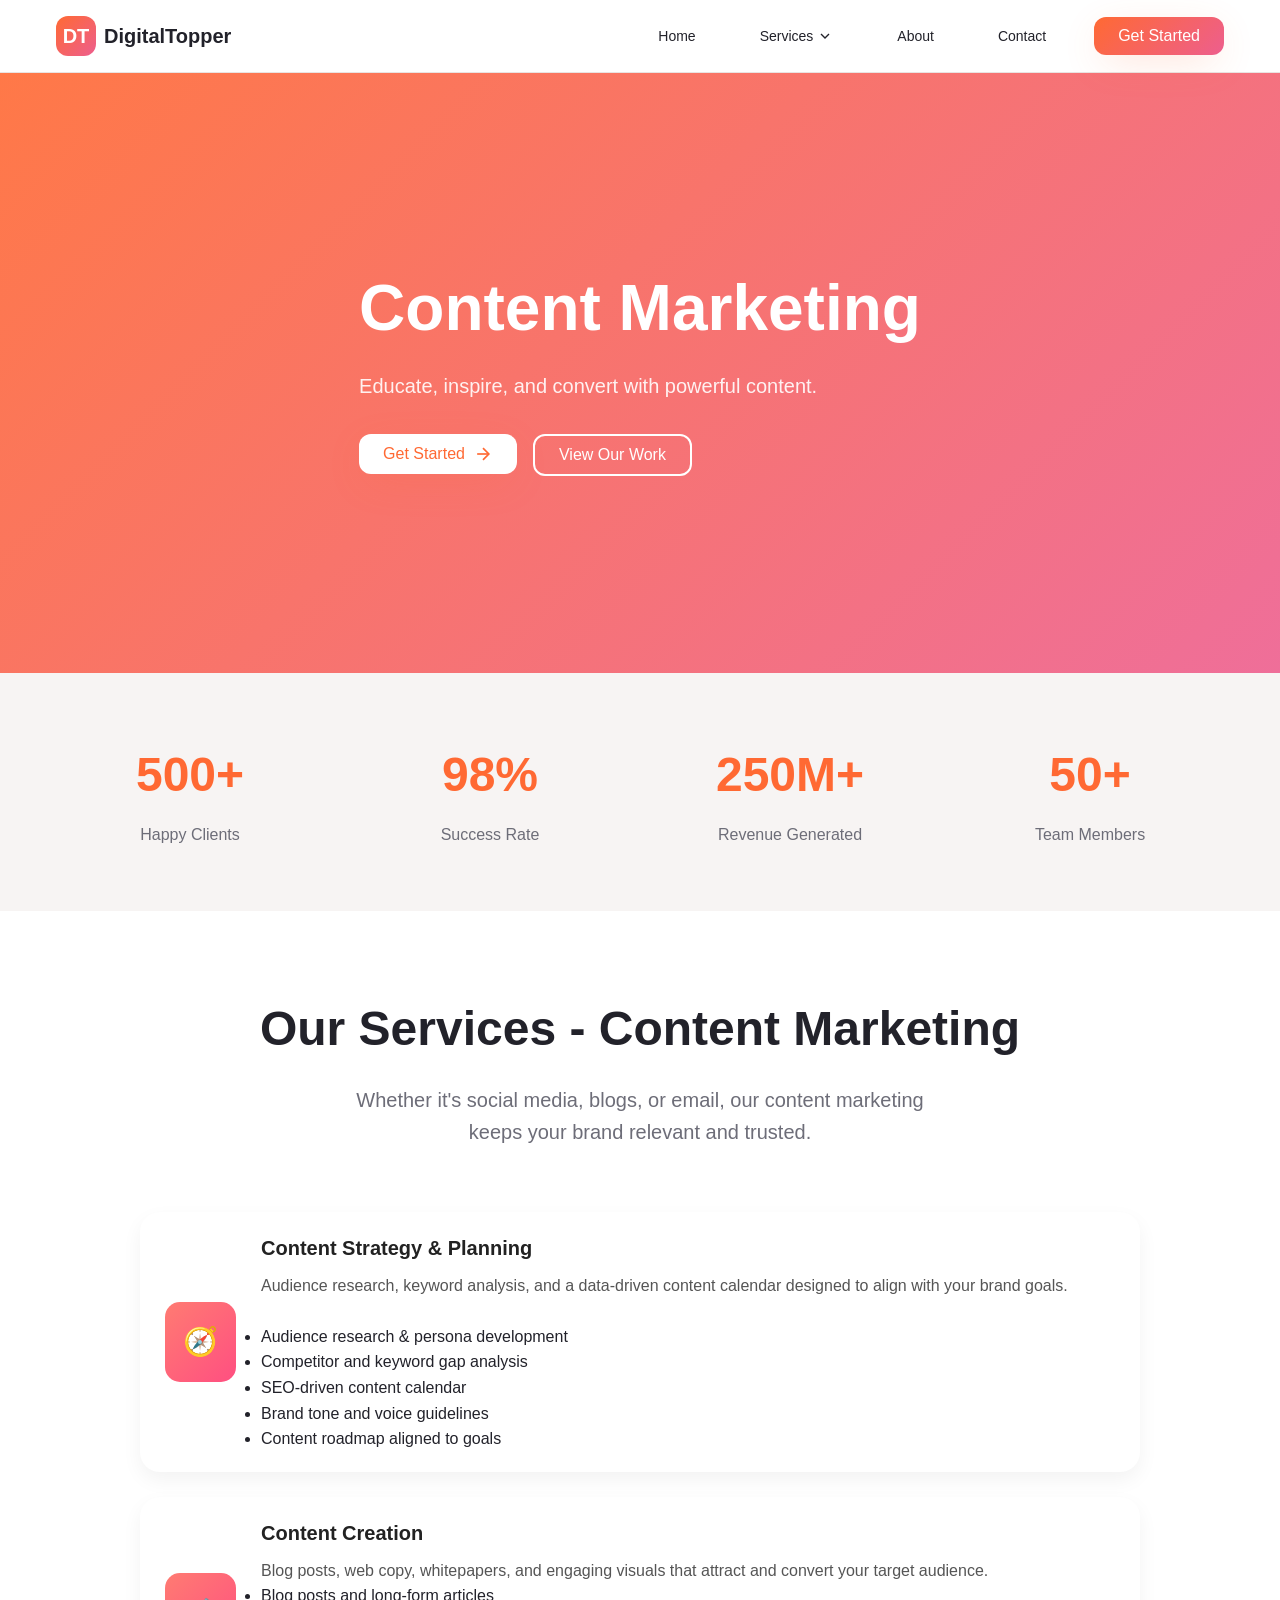
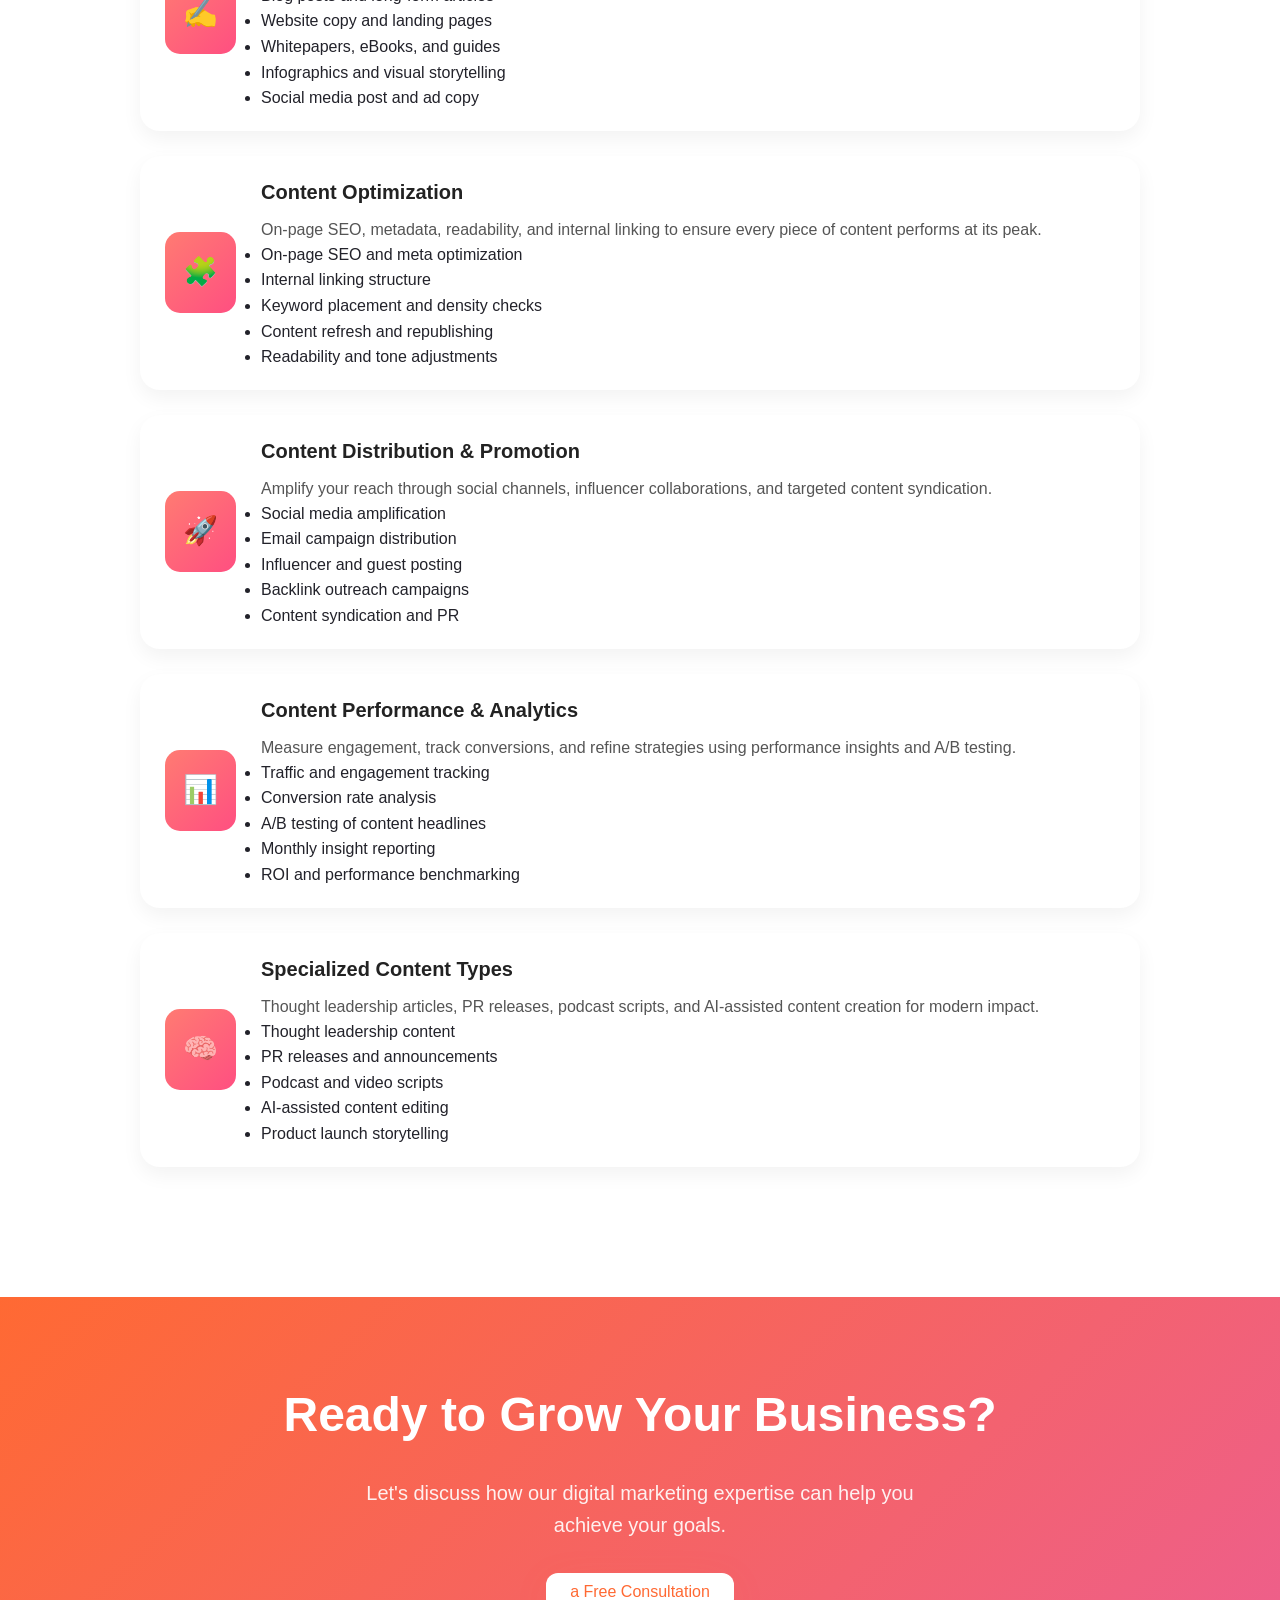
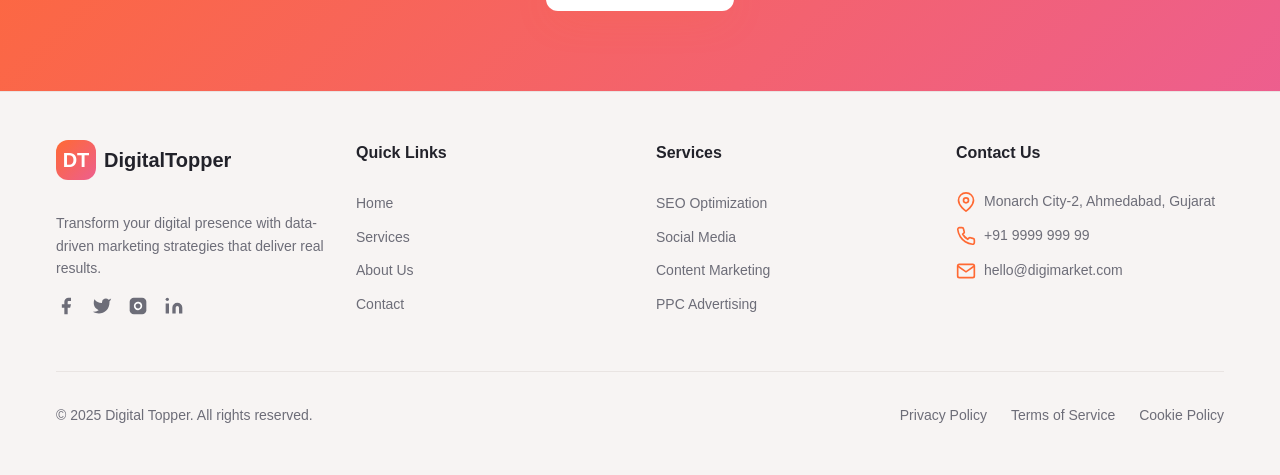
<file: content-marketing.html>
<!DOCTYPE html>
<html lang="en">

<head>
    <meta charset="UTF-8">
    <meta name="viewport" content="width=device-width, initial-scale=1.0">
    <title>DigiMarket - Digital Marketing Agency</title>
    <meta name="description"
        content="Transform your digital presence with data-driven marketing strategies. SEO, Social Media, PPC, and Content Marketing services.">
    <link rel="stylesheet" href="style.css">
</head>

<body>
    <!-- Header -->
    <header class="header">
        <nav class="nav-container">
            <div class="nav-content">
                <!-- Logo -->
                <div class="logo">
                    <div class="logo-icon">
                        <span>DT</span>
                    </div>
                    <span class="logo-text">DigitalTopper</span>
                </div>

                <!-- Desktop Navigation -->
                <div class="nav-menu desktop-nav">
                    <a href="index.html" class="nav-link">Home</a>

                    <div class="dropdown">
                        <button class="nav-link dropdown-toggle">
                            Services
                            <svg class="chevron" width="16" height="16" viewBox="0 0 24 24" fill="none"
                                stroke="currentColor" stroke-width="2">
                                <polyline points="6 9 12 15 18 9"></polyline>
                            </svg>
                        </button>
                        <div class="dropdown-menu">
                            <div class="dropdown-grid">
                                <a href="seo-optimization.html" class="dropdown-item">
                                    <div class="dropdown-title">SEO Optimization</div>
                                    <p class="dropdown-desc">Boost your search rankings</p>
                                </a>
                                <a href="social-marketing.html" class="dropdown-item">
                                    <div class="dropdown-title">Social Media Marketing</div>
                                    <p class="dropdown-desc">Engage your audience</p>
                                </a>
                                <a href="content-marketing.html" class="dropdown-item">
                                    <div class="dropdown-title">Content Marketing</div>
                                    <p class="dropdown-desc">Tell your brand story</p>
                                </a>
                                <a href="ppc.html" class="dropdown-item">
                                    <div class="dropdown-title">PPC Advertising</div>
                                    <p class="dropdown-desc">Drive targeted traffic</p>
                                </a>
                            </div>
                        </div>
                    </div>

                    <a href="about.html" class="nav-link">About</a>
                    <a href="contact.html" class="nav-link">Contact</a>

                    <a href="contact.html"><button class="btn btn-primary">Get Started</button></a>
                </div>

                <!-- Mobile Menu Button -->
                <button class="mobile-menu-btn" id="mobileMenuBtn">
                    <svg class="menu-icon" width="24" height="24" viewBox="0 0 24 24" fill="none" stroke="currentColor"
                        stroke-width="2">
                        <line x1="3" y1="12" x2="21" y2="12"></line>
                        <line x1="3" y1="6" x2="21" y2="6"></line>
                        <line x1="3" y1="18" x2="21" y2="18"></line>
                    </svg>
                    <svg class="close-icon" width="24" height="24" viewBox="0 0 24 24" fill="none" stroke="currentColor"
                        stroke-width="2">
                        <line x1="18" y1="6" x2="6" y2="18"></line>
                        <line x1="6" y1="6" x2="18" y2="18"></line>
                    </svg>
                </button>
            </div>

            <!-- Mobile Menu -->
            <div class="mobile-menu" id="mobileMenu">
                <a href="#home" class="mobile-nav-link">Home</a>
                <div class="mobile-dropdown">
                    <div class="mobile-dropdown-title">Services</div>
                    <div class="mobile-dropdown-content">
                        <a href="#services" class="mobile-dropdown-link">SEO Optimization</a>
                        <a href="#services" class="mobile-dropdown-link">Social Media Marketing</a>
                        <a href="#services" class="mobile-dropdown-link">Content Marketing</a>
                        <a href="#services" class="mobile-dropdown-link">PPC Advertising</a>
                    </div>
                </div>
                <a href="#about" class="mobile-nav-link">About</a>
                <a href="#contact" class="mobile-nav-link">Contact</a>
                <button class="btn btn-primary mobile-btn">Get Started</button>
            </div>
        </nav>
    </header>

    <main>
        <!-- Hero Section -->
        <section id="home" class="hero">
            <div class="hero-overlay"></div>
            <div class="hero-image-content"></div>
            <div class="hero-content">
                <h1 class="hero-title">Content Marketing</h1>
                <p class="hero-subtitle">Educate, inspire, and convert with powerful content.</p>
                <div class="hero-buttons">
                    <a href="contact.html"><button class="btn btn-hero">
                            Get Started
                            <svg width="20" height="20" viewBox="0 0 24 24" fill="none" stroke="currentColor"
                                stroke-width="2">
                                <line x1="5" y1="12" x2="19" y2="12"></line>
                                <polyline points="12 5 19 12 12 19"></polyline>
                            </svg>
                        </button></a>
                    <a href="portfolio.html"><button class="btn btn-outline">View Our Work</button></a>
                </div>
            </div>
        </section>

        <!-- Stats Section -->
        <section class="stats">
            <div class="container">
                <div class="stats-grid">
                    <div class="stat-item">
                        <div class="stat-value">500+</div>
                        <div class="stat-label">Happy Clients</div>
                    </div>
                    <div class="stat-item">
                        <div class="stat-value">98%</div>
                        <div class="stat-label">Success Rate</div>
                    </div>
                    <div class="stat-item">
                        <div class="stat-value">250M+</div>
                        <div class="stat-label">Revenue Generated</div>
                    </div>
                    <div class="stat-item">
                        <div class="stat-value">50+</div>
                        <div class="stat-label">Team Members</div>
                    </div>
                </div>
            </div>
        </section>

        <!-- Services Section -->
        <section id="services" class="services">
            <div class="container">
                <div class="section-header">
                    <h2 class="section-title">Our Services - Content Marketing</h2>
                    <p class="section-subtitle">Whether it's social media, blogs, or email, our content marketing keeps
                        your brand relevant and trusted.</p>
                </div>
                <section class="services-cm">
                    <div class="service-cm">
                        <div class="icon-cm">🧭</div>
                        <div class="content-cm">
                            <h3>Content Strategy & Planning</h3>
                            <p>Audience research, keyword analysis, and a data-driven content calendar designed to align
                                with your brand goals.</p>
                            <br>
                            <ul>
                                <li>Audience research & persona development</li>
                                <li>Competitor and keyword gap analysis</li>
                                <li>SEO-driven content calendar</li>
                                <li>Brand tone and voice guidelines</li>
                                <li>Content roadmap aligned to goals</li>
                            </ul>
                        </div>
                    </div>

                    <div class="service-cm">
                        <div class="icon-cm">✍️</div>
                        <div class="content-cm">
                            <h3>Content Creation</h3>
                            <p>Blog posts, web copy, whitepapers, and engaging visuals that attract and convert your
                                target audience.</p>
                            <ul>
                                <li>Blog posts and long-form articles</li>
                                <li>Website copy and landing pages</li>
                                <li>Whitepapers, eBooks, and guides</li>
                                <li>Infographics and visual storytelling</li>
                                <li>Social media post and ad copy</li>
                            </ul>
                        </div>
                    </div>

                    <div class="service-cm">
                        <div class="icon-cm">🧩</div>
                        <div class="content-cm">
                            <h3>Content Optimization</h3>
                            <p>On-page SEO, metadata, readability, and internal linking to ensure every piece of content
                                performs at its peak.</p>
                            <ul>
                                <li>On-page SEO and meta optimization</li>
                                <li>Internal linking structure</li>
                                <li>Keyword placement and density checks</li>
                                <li>Content refresh and republishing</li>
                                <li>Readability and tone adjustments</li>
                            </ul>
                        </div>
                    </div>

                    <div class="service-cm">
                        <div class="icon-cm">🚀</div>
                        <div class="content-cm">
                            <h3>Content Distribution & Promotion</h3>
                            <p>Amplify your reach through social channels, influencer collaborations, and targeted
                                content syndication.</p>
                            <ul>
                                <li>Social media amplification</li>
                                <li>Email campaign distribution</li>
                                <li>Influencer and guest posting</li>
                                <li>Backlink outreach campaigns</li>
                                <li>Content syndication and PR</li>
                            </ul>
                        </div>
                    </div>

                    <div class="service-cm">
                        <div class="icon-cm">📊</div>
                        <div class="content-cm">
                            <h3>Content Performance & Analytics</h3>
                            <p>Measure engagement, track conversions, and refine strategies using performance insights
                                and A/B testing.</p>
                            <ul>
                                <li>Traffic and engagement tracking</li>
                                <li>Conversion rate analysis</li>
                                <li>A/B testing of content headlines</li>
                                <li>Monthly insight reporting</li>
                                <li>ROI and performance benchmarking</li>
                            </ul>
                        </div>
                    </div>

                    <div class="service-cm">
                        <div class="icon-cm">🧠</div>
                        <div class="content-cm">
                            <h3>Specialized Content Types</h3>
                            <p>Thought leadership articles, PR releases, podcast scripts, and AI-assisted content
                                creation for modern impact.</p>
                            <ul>
                                <li>Thought leadership content</li>
                                <li>PR releases and announcements</li>
                                <li>Podcast and video scripts</li>
                                <li>AI-assisted content editing</li>
                                <li>Product launch storytelling</li>
                            </ul>
                        </div>
                    </div>
                </section>
            </div>
        </section>

        <!-- CTA Section -->
        <section id="contact" class="cta">
            <div class="container cta-content">
                <h2 class="cta-title">Ready to Grow Your Business?</h2>
                <p class="cta-subtitle">Let's discuss how our digital marketing expertise can help you achieve your
                    goals.</p>
                <a href="contact.html"><button class="btn btn-hero"> a Free Consultation </button></a>
            </div>
        </section>
    </main>

    <!-- Footer -->
    <footer class="footer">
        <div class="container">
            <div class="footer-grid">
                <!-- Company Info -->
                <div class="footer-col">
                    <div class="logo footer-logo">
                        <div class="logo-icon">
                            <span>DT</span>
                        </div>
                        <span class="logo-text">DigitalTopper</span>
                    </div>
                    <p class="footer-desc">Transform your digital presence with data-driven marketing strategies that
                        deliver real results.</p>
                    <div class="social-links">
                        <a href="#" class="social-link">
                            <svg width="20" height="20" viewBox="0 0 24 24" fill="currentColor">
                                <path d="M18 2h-3a5 5 0 0 0-5 5v3H7v4h3v8h4v-8h3l1-4h-4V7a1 1 0 0 1 1-1h3z"></path>
                            </svg>
                        </a>
                        <a href="#" class="social-link">
                            <svg width="20" height="20" viewBox="0 0 24 24" fill="currentColor">
                                <path
                                    d="M23 3a10.9 10.9 0 0 1-3.14 1.53 4.48 4.48 0 0 0-7.86 3v1A10.66 10.66 0 0 1 3 4s-4 9 5 13a11.64 11.64 0 0 1-7 2c9 5 20 0 20-11.5a4.5 4.5 0 0 0-.08-.83A7.72 7.72 0 0 0 23 3z">
                                </path>
                            </svg>
                        </a>
                        <a href="#" class="social-link">
                            <svg width="20" height="20" viewBox="0 0 24 24" fill="currentColor">
                                <rect x="2" y="2" width="20" height="20" rx="5" ry="5"></rect>
                                <path d="M16 11.37A4 4 0 1 1 12.63 8 4 4 0 0 1 16 11.37z" stroke="white"
                                    stroke-width="2"></path>
                                <line x1="17.5" y1="6.5" x2="17.51" y2="6.5" stroke="white" stroke-width="2"></line>
                            </svg>
                        </a>
                        <a href="#" class="social-link">
                            <svg width="20" height="20" viewBox="0 0 24 24" fill="currentColor">
                                <path
                                    d="M16 8a6 6 0 0 1 6 6v7h-4v-7a2 2 0 0 0-2-2 2 2 0 0 0-2 2v7h-4v-7a6 6 0 0 1 6-6z">
                                </path>
                                <rect x="2" y="9" width="4" height="12"></rect>
                                <circle cx="4" cy="4" r="2"></circle>
                            </svg>
                        </a>
                    </div>
                </div>

                <!-- Quick Links -->
                <div class="footer-col">
                    <h3 class="footer-heading">Quick Links</h3>
                    <ul class="footer-links">
                        <li><a href="index.html">Home</a></li>
                        <li><a href="social-marketing.html">Services</a></li>
                        <li><a href="about.html">About Us</a></li>
                        <li><a href="contact.html">Contact</a></li>
                    </ul>
                </div>

                <!-- Services -->
                <div class="footer-col">
                    <h3 class="footer-heading">Services</h3>
                    <ul class="footer-links">
                        <li><a href="seo-optimization.html">SEO Optimization</a></li>
                        <li><a href="social-marketing.html">Social Media</a></li>
                        <li><a href="content-marketing.html">Content Marketing</a></li>
                        <li><a href="ppc.html">PPC Advertising</a></li>
                    </ul>
                </div>

                <!-- Contact Info -->
                <div class="footer-col">
                    <h3 class="footer-heading">Contact Us</h3>
                    <ul class="footer-contact">
                        <li>
                            <svg width="20" height="20" viewBox="0 0 24 24" fill="none" stroke="currentColor" stroke-width="2">
                                <path d="M21 10c0 7-9 13-9 13s-9-6-9-13a9 9 0 0 1 18 0z"></path>
                                <circle cx="12" cy="10" r="3"></circle>
                            </svg>
                            <span>Monarch City-2, Ahmedabad, Gujarat</span>
                        </li>
                        <li>
                            <svg width="20" height="20" viewBox="0 0 24 24" fill="none" stroke="currentColor" stroke-width="2">
                                <path d="M22 16.92v3a2 2 0 0 1-2.18 2 19.79 19.79 0 0 1-8.63-3.07 19.5 19.5 0 0 1-6-6 19.79 19.79 0 0 1-3.07-8.67A2 2 0 0 1 4.11 2h3a2 2 0 0 1 2 1.72 12.84 12.84 0 0 0 .7 2.81 2 2 0 0 1-.45 2.11L8.09 9.91a16 16 0 0 0 6 6l1.27-1.27a2 2 0 0 1 2.11-.45 12.84 12.84 0 0 0 2.81.7A2 2 0 0 1 22 16.92z"></path>
                            </svg>
                            <span>+91 9999 999 99</span>
                        </li>
                        <li>
                            <svg width="20" height="20" viewBox="0 0 24 24" fill="none" stroke="currentColor"
                                stroke-width="2">
                                <path d="M4 4h16c1.1 0 2 .9 2 2v12c0 1.1-.9 2-2 2H4c-1.1 0-2-.9-2-2V6c0-1.1.9-2 2-2z">
                                </path>
                                <polyline points="22,6 12,13 2,6"></polyline>
                            </svg>
                            <span>hello@digimarket.com</span>
                        </li>
                    </ul>
                </div>
            </div>

            <div class="footer-bottom">
                <p class="footer-copyright">© 2025 Digital Topper. All rights reserved.</p>
                <div class="footer-legal">
                    <a href="privacy.html">Privacy Policy</a>
                    <a href="termsofuse.html">Terms of Service</a>
                    <a href="cookie.html">Cookie Policy</a>
                </div>
            </div>
        </div>
    </footer>

    <script src="script.js"></script>
</body>

</html>
</file>
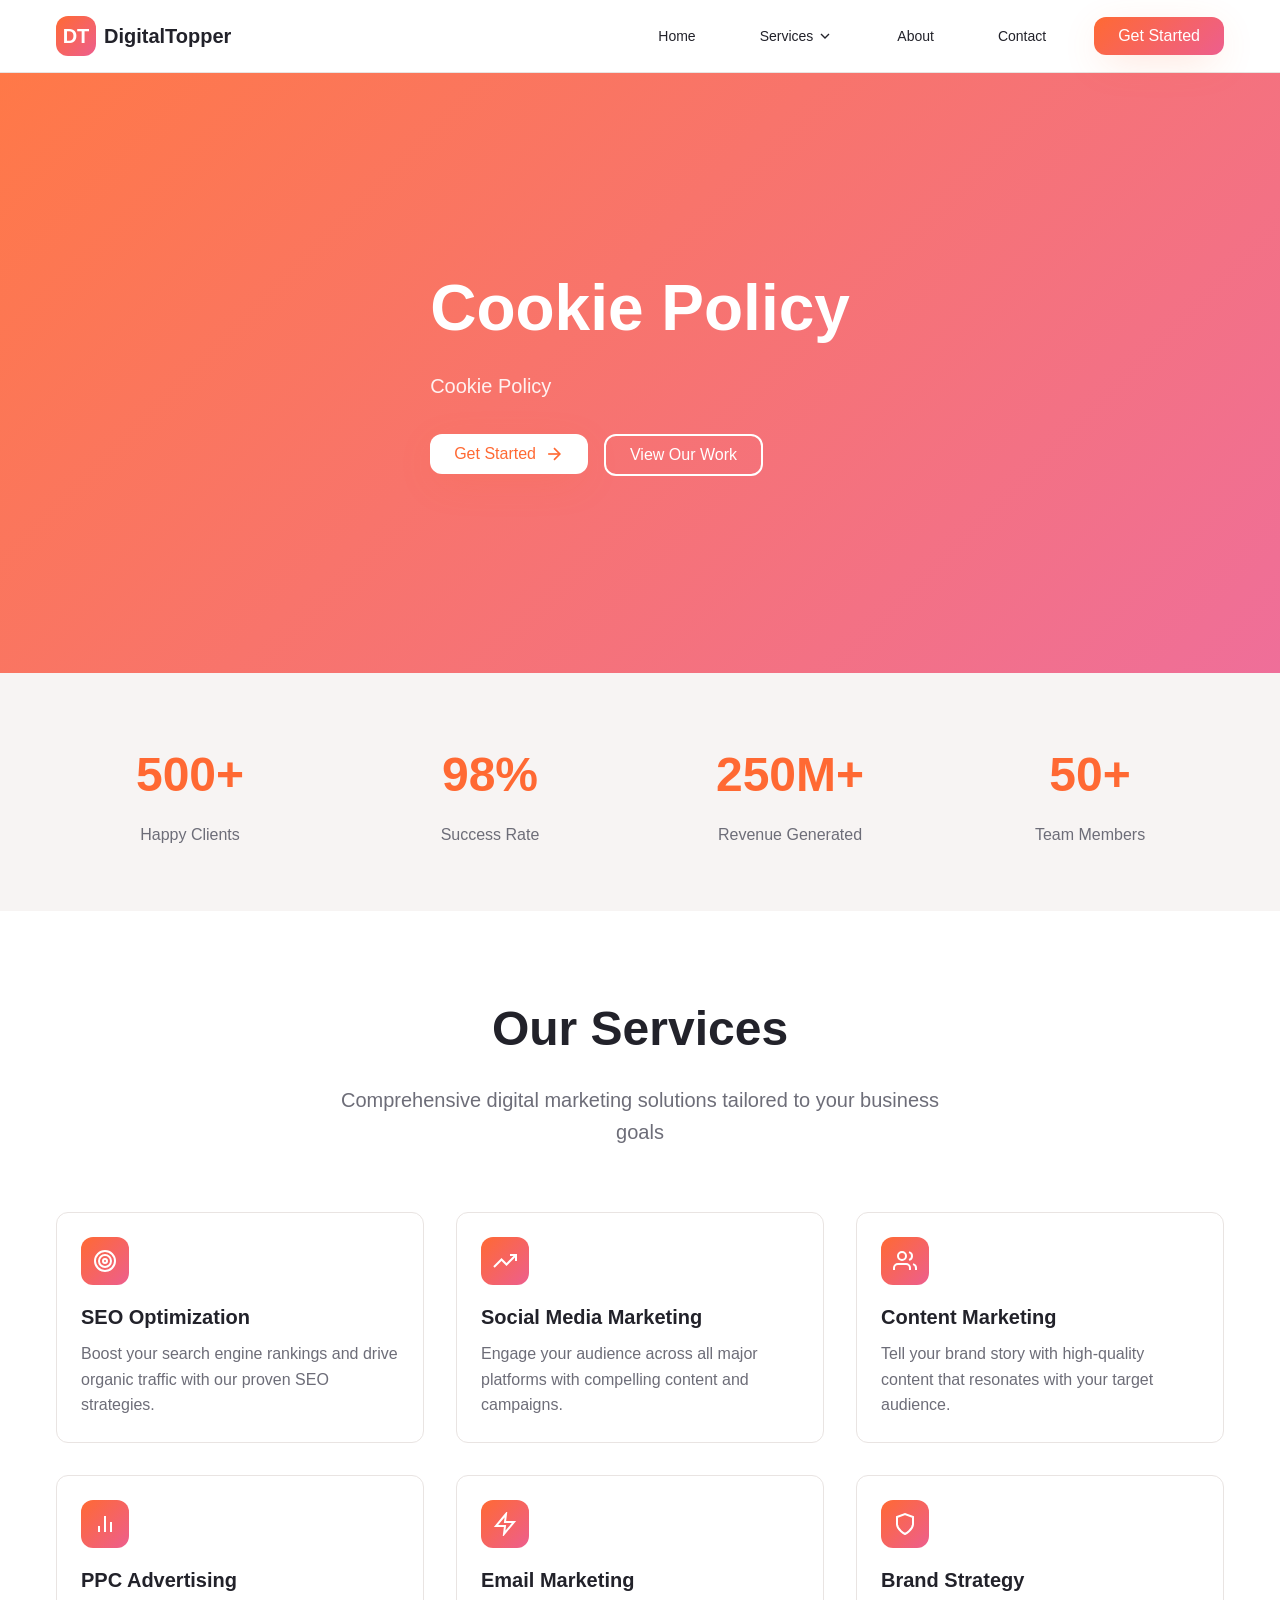
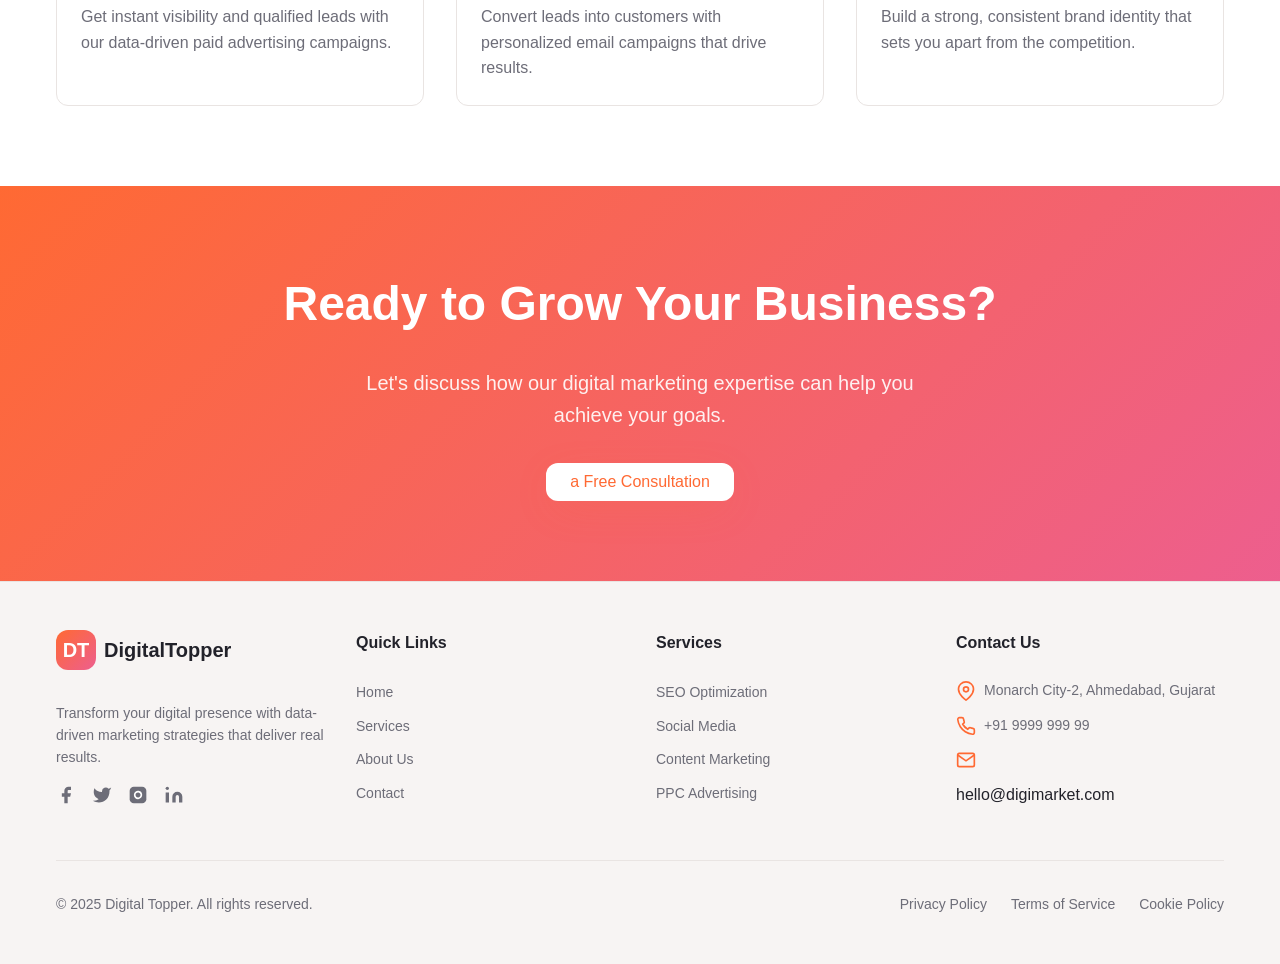
<file: cookie.html>
<!DOCTYPE html>
<html lang="en">
<head>
    <meta charset="UTF-8">
    <meta name="viewport" content="width=device-width, initial-scale=1.0">
    <title>DigiMarket - Digital Marketing Agency</title>
    <meta name="description" content="Transform your digital presence with data-driven marketing strategies. SEO, Social Media, PPC, and Content Marketing services.">
    <link rel="stylesheet" href="style.css">
</head>
<body>
    <!-- Header -->
    <header class="header">
        <nav class="nav-container">
            <div class="nav-content">
                <!-- Logo -->
                <div class="logo">
                    <div class="logo-icon">
                        <span>DT</span>
                    </div>
                    <span class="logo-text">DigitalTopper</span>
                </div>

                <!-- Desktop Navigation -->
                <div class="nav-menu desktop-nav">
                    <a href="index.html" class="nav-link">Home</a>
                    
                    <div class="dropdown">
                        <button class="nav-link dropdown-toggle">
                            Services
                            <svg class="chevron" width="16" height="16" viewBox="0 0 24 24" fill="none" stroke="currentColor" stroke-width="2">
                                <polyline points="6 9 12 15 18 9"></polyline>
                            </svg>
                        </button>
                        <div class="dropdown-menu">
                            <div class="dropdown-grid">
                                <a href="seo-optimization.html" class="dropdown-item">
                                    <div class="dropdown-title">SEO Optimization</div>
                                    <p class="dropdown-desc">Boost your search rankings</p>
                                </a>
                                <a href="social-marketing.html" class="dropdown-item">
                                    <div class="dropdown-title">Social Media Marketing</div>
                                    <p class="dropdown-desc">Engage your audience</p>
                                </a>
                                <a href="content-marketing.html" class="dropdown-item">
                                    <div class="dropdown-title">Content Marketing</div>
                                    <p class="dropdown-desc">Tell your brand story</p>
                                </a>
                                <a href="ppc.html" class="dropdown-item">
                                    <div class="dropdown-title">PPC Advertising</div>
                                    <p class="dropdown-desc">Drive targeted traffic</p>
                                </a>
                            </div>
                        </div>
                    </div>

                    <a href="about.html" class="nav-link">About</a>
                    <a href="contact.html" class="nav-link">Contact</a>
                    
                    <a href="contact.html"><button class="btn btn-primary">Get Started</button></a>
                </div>

                <!-- Mobile Menu Button -->
                <button class="mobile-menu-btn" id="mobileMenuBtn">
                    <svg class="menu-icon" width="24" height="24" viewBox="0 0 24 24" fill="none" stroke="currentColor" stroke-width="2">
                        <line x1="3" y1="12" x2="21" y2="12"></line>
                        <line x1="3" y1="6" x2="21" y2="6"></line>
                        <line x1="3" y1="18" x2="21" y2="18"></line>
                    </svg>
                    <svg class="close-icon" width="24" height="24" viewBox="0 0 24 24" fill="none" stroke="currentColor" stroke-width="2">
                        <line x1="18" y1="6" x2="6" y2="18"></line>
                        <line x1="6" y1="6" x2="18" y2="18"></line>
                    </svg>
                </button>
            </div>

            <!-- Mobile Menu -->
            <div class="mobile-menu" id="mobileMenu">
                <a href="#home" class="mobile-nav-link">Home</a>
                <div class="mobile-dropdown">
                    <div class="mobile-dropdown-title">Services</div>
                    <div class="mobile-dropdown-content">
                        <a href="#services" class="mobile-dropdown-link">SEO Optimization</a>
                        <a href="#services" class="mobile-dropdown-link">Social Media Marketing</a>
                        <a href="#services" class="mobile-dropdown-link">Content Marketing</a>
                        <a href="#services" class="mobile-dropdown-link">PPC Advertising</a>
                    </div>
                </div>
                <a href="#about" class="mobile-nav-link">About</a>
                <a href="#contact" class="mobile-nav-link">Contact</a>
                <button class="btn btn-primary mobile-btn">Get Started</button>
            </div>
        </nav>
    </header>

    <main>
        <!-- Hero Section -->
        <section id="home" class="hero">
            <div class="hero-overlay"></div>
            <div class="hero-image"></div>
            <div class="hero-content">
                <h1 class="hero-title">Cookie Policy</h1>
                <p class="hero-subtitle">Cookie Policy</p>
                <div class="hero-buttons">
                    <a href="contact.html"><button class="btn btn-hero">
                        Get Started 
                        <svg width="20" height="20" viewBox="0 0 24 24" fill="none" stroke="currentColor" stroke-width="2">
                            <line x1="5" y1="12" x2="19" y2="12"></line>
                            <polyline points="12 5 19 12 12 19"></polyline>
                        </svg>
                    </button></a>
                    <a href="portfolio.html"><button class="btn btn-outline">View Our Work</button></a>
                </div>
            </div>
        </section>

        <!-- Stats Section -->
        <section class="stats">
            <div class="container">
                <div class="stats-grid">
                    <div class="stat-item">
                        <div class="stat-value">500+</div>
                        <div class="stat-label">Happy Clients</div>
                    </div>
                    <div class="stat-item">
                        <div class="stat-value">98%</div>
                        <div class="stat-label">Success Rate</div>
                    </div>
                    <div class="stat-item">
                        <div class="stat-value">250M+</div>
                        <div class="stat-label">Revenue Generated</div>
                    </div>
                    <div class="stat-item">
                        <div class="stat-value">50+</div>
                        <div class="stat-label">Team Members</div>
                    </div>
                </div>
            </div>
        </section>

        <!-- Services Section -->
        <section id="services" class="services">
            <div class="container">
                <div class="section-header">
                    <h2 class="section-title">Our Services</h2>
                    <p class="section-subtitle">Comprehensive digital marketing solutions tailored to your business goals</p>
                </div>
                <div class="services-grid">
                    <div class="service-card">
                        <div class="service-icon">
                            <svg width="24" height="24" viewBox="0 0 24 24" fill="none" stroke="currentColor" stroke-width="2">
                                <circle cx="12" cy="12" r="10"></circle>
                                <circle cx="12" cy="12" r="6"></circle>
                                <circle cx="12" cy="12" r="2"></circle>
                            </svg>
                        </div>
                        <h3 class="service-title">SEO Optimization</h3>
                        <p class="service-desc">Boost your search engine rankings and drive organic traffic with our proven SEO strategies.</p>
                    </div>
                    
                    <div class="service-card">
                        <div class="service-icon">
                            <svg width="24" height="24" viewBox="0 0 24 24" fill="none" stroke="currentColor" stroke-width="2">
                                <polyline points="23 6 13.5 15.5 8.5 10.5 1 18"></polyline>
                                <polyline points="17 6 23 6 23 12"></polyline>
                            </svg>
                        </div>
                        <h3 class="service-title">Social Media Marketing</h3>
                        <p class="service-desc">Engage your audience across all major platforms with compelling content and campaigns.</p>
                    </div>

                    <div class="service-card">
                        <div class="service-icon">
                            <svg width="24" height="24" viewBox="0 0 24 24" fill="none" stroke="currentColor" stroke-width="2">
                                <path d="M17 21v-2a4 4 0 0 0-4-4H5a4 4 0 0 0-4 4v2"></path>
                                <circle cx="9" cy="7" r="4"></circle>
                                <path d="M23 21v-2a4 4 0 0 0-3-3.87"></path>
                                <path d="M16 3.13a4 4 0 0 1 0 7.75"></path>
                            </svg>
                        </div>
                        <h3 class="service-title">Content Marketing</h3>
                        <p class="service-desc">Tell your brand story with high-quality content that resonates with your target audience.</p>
                    </div>

                    <div class="service-card">
                        <div class="service-icon">
                            <svg width="24" height="24" viewBox="0 0 24 24" fill="none" stroke="currentColor" stroke-width="2">
                                <line x1="18" y1="20" x2="18" y2="10"></line>
                                <line x1="12" y1="20" x2="12" y2="4"></line>
                                <line x1="6" y1="20" x2="6" y2="14"></line>
                            </svg>
                        </div>
                        <h3 class="service-title">PPC Advertising</h3>
                        <p class="service-desc">Get instant visibility and qualified leads with our data-driven paid advertising campaigns.</p>
                    </div>

                    <div class="service-card">
                        <div class="service-icon">
                            <svg width="24" height="24" viewBox="0 0 24 24" fill="none" stroke="currentColor" stroke-width="2">
                                <polygon points="13 2 3 14 12 14 11 22 21 10 12 10 13 2"></polygon>
                            </svg>
                        </div>
                        <h3 class="service-title">Email Marketing</h3>
                        <p class="service-desc">Convert leads into customers with personalized email campaigns that drive results.</p>
                    </div>

                    <div class="service-card">
                        <div class="service-icon">
                            <svg width="24" height="24" viewBox="0 0 24 24" fill="none" stroke="currentColor" stroke-width="2">
                                <path d="M12 22s8-4 8-10V5l-8-3-8 3v7c0 6 8 10 8 10z"></path>
                            </svg>
                        </div>
                        <h3 class="service-title">Brand Strategy</h3>
                        <p class="service-desc">Build a strong, consistent brand identity that sets you apart from the competition.</p>
                    </div>
                </div>
            </div>
        </section>

        <!-- CTA Section -->
        <section id="contact" class="cta">
            <div class="container cta-content">
                <h2 class="cta-title">Ready to Grow Your Business?</h2>
                <p class="cta-subtitle">Let's discuss how our digital marketing expertise can help you achieve your goals.</p>
                <a href="contact.html"><button class="btn btn-hero"> a Free Consultation </button></a>
            </div>
        </section>
    </main>

    <!-- Footer -->
    <footer class="footer">
        <div class="container">
            <div class="footer-grid">
                <!-- Company Info -->
                <div class="footer-col">
                    <div class="logo footer-logo">
                        <div class="logo-icon">
                            <span>DT</span>
                        </div>
                        <span class="logo-text">DigitalTopper</span>
                    </div>
                    <p class="footer-desc">Transform your digital presence with data-driven marketing strategies that deliver real results.</p>
                    <div class="social-links">
                        <a href="#" class="social-link">
                            <svg width="20" height="20" viewBox="0 0 24 24" fill="currentColor">
                                <path d="M18 2h-3a5 5 0 0 0-5 5v3H7v4h3v8h4v-8h3l1-4h-4V7a1 1 0 0 1 1-1h3z"></path>
                            </svg>
                        </a>
                        <a href="#" class="social-link">
                            <svg width="20" height="20" viewBox="0 0 24 24" fill="currentColor">
                                <path d="M23 3a10.9 10.9 0 0 1-3.14 1.53 4.48 4.48 0 0 0-7.86 3v1A10.66 10.66 0 0 1 3 4s-4 9 5 13a11.64 11.64 0 0 1-7 2c9 5 20 0 20-11.5a4.5 4.5 0 0 0-.08-.83A7.72 7.72 0 0 0 23 3z"></path>
                            </svg>
                        </a>
                        <a href="#" class="social-link">
                            <svg width="20" height="20" viewBox="0 0 24 24" fill="currentColor">
                                <rect x="2" y="2" width="20" height="20" rx="5" ry="5"></rect>
                                <path d="M16 11.37A4 4 0 1 1 12.63 8 4 4 0 0 1 16 11.37z" stroke="white" stroke-width="2"></path>
                                <line x1="17.5" y1="6.5" x2="17.51" y2="6.5" stroke="white" stroke-width="2"></line>
                            </svg>
                        </a>
                        <a href="#" class="social-link">
                            <svg width="20" height="20" viewBox="0 0 24 24" fill="currentColor">
                                <path d="M16 8a6 6 0 0 1 6 6v7h-4v-7a2 2 0 0 0-2-2 2 2 0 0 0-2 2v7h-4v-7a6 6 0 0 1 6-6z"></path>
                                <rect x="2" y="9" width="4" height="12"></rect>
                                <circle cx="4" cy="4" r="2"></circle>
                            </svg>
                        </a>
                    </div>
                </div>

                <!-- Quick Links -->
                <div class="footer-col">
                    <h3 class="footer-heading">Quick Links</h3>
                    <ul class="footer-links">
                        <li><a href="index.html">Home</a></li>
                        <li><a href="social-marketing.html">Services</a></li>
                        <li><a href="about.html">About Us</a></li>
                        <li><a href="contact.html">Contact</a></li>
                    </ul>
                </div>

                <!-- Services -->
                <div class="footer-col">
                    <h3 class="footer-heading">Services</h3>
                    <ul class="footer-links">
                        <li><a href="seo-optimization.html">SEO Optimization</a></li>
                        <li><a href="social-marketing.html">Social Media</a></li>
                        <li><a href="content-marketing.html">Content Marketing</a></li>
                        <li><a href="ppc.html">PPC Advertising</a></li>
                    </ul>
                </div>

                <!-- Contact Info -->
                <div class="footer-col">
                    <h3 class="footer-heading">Contact Us</h3>
                    <ul class="footer-contact">
                        <li>
                            <svg width="20" height="20" viewBox="0 0 24 24" fill="none" stroke="currentColor" stroke-width="2">
                                <path d="M21 10c0 7-9 13-9 13s-9-6-9-13a9 9 0 0 1 18 0z"></path>
                                <circle cx="12" cy="10" r="3"></circle>
                            </svg>
                            <span>Monarch City-2, Ahmedabad, Gujarat</span>
                        </li>
                        <li>
                            <svg width="20" height="20" viewBox="0 0 24 24" fill="none" stroke="currentColor" stroke-width="2">
                                <path d="M22 16.92v3a2 2 0 0 1-2.18 2 19.79 19.79 0 0 1-8.63-3.07 19.5 19.5 0 0 1-6-6 19.79 19.79 0 0 1-3.07-8.67A2 2 0 0 1 4.11 2h3a2 2 0 0 1 2 1.72 12.84 12.84 0 0 0 .7 2.81 2 2 0 0 1-.45 2.11L8.09 9.91a16 16 0 0 0 6 6l1.27-1.27a2 2 0 0 1 2.11-.45 12.84 12.84 0 0 0 2.81.7A2 2 0 0 1 22 16.92z"></path>
                            </svg>
                            <span>+91 9999 999 99</span>
                        </li>
                            <svg width="20" height="20" viewBox="0 0 24 24" fill="none" stroke="currentColor" stroke-width="2">
                                <path d="M4 4h16c1.1 0 2 .9 2 2v12c0 1.1-.9 2-2 2H4c-1.1 0-2-.9-2-2V6c0-1.1.9-2 2-2z"></path>
                                <polyline points="22,6 12,13 2,6"></polyline>
                            </svg>
                            <span>hello@digimarket.com</span>
                        </li>
                    </ul>
                </div>
            </div>

            <div class="footer-bottom">
                <p class="footer-copyright">© 2025 Digital Topper. All rights reserved.</p>
                <div class="footer-legal">
                    <a href="privacy.html">Privacy Policy</a>
                    <a href="termsofuse.html">Terms of Service</a>
                    <a href="cookie.html">Cookie Policy</a>
                </div>
            </div>
        </div>
    </footer>

    <script src="script.js"></script>
</body>
</html>
</file>
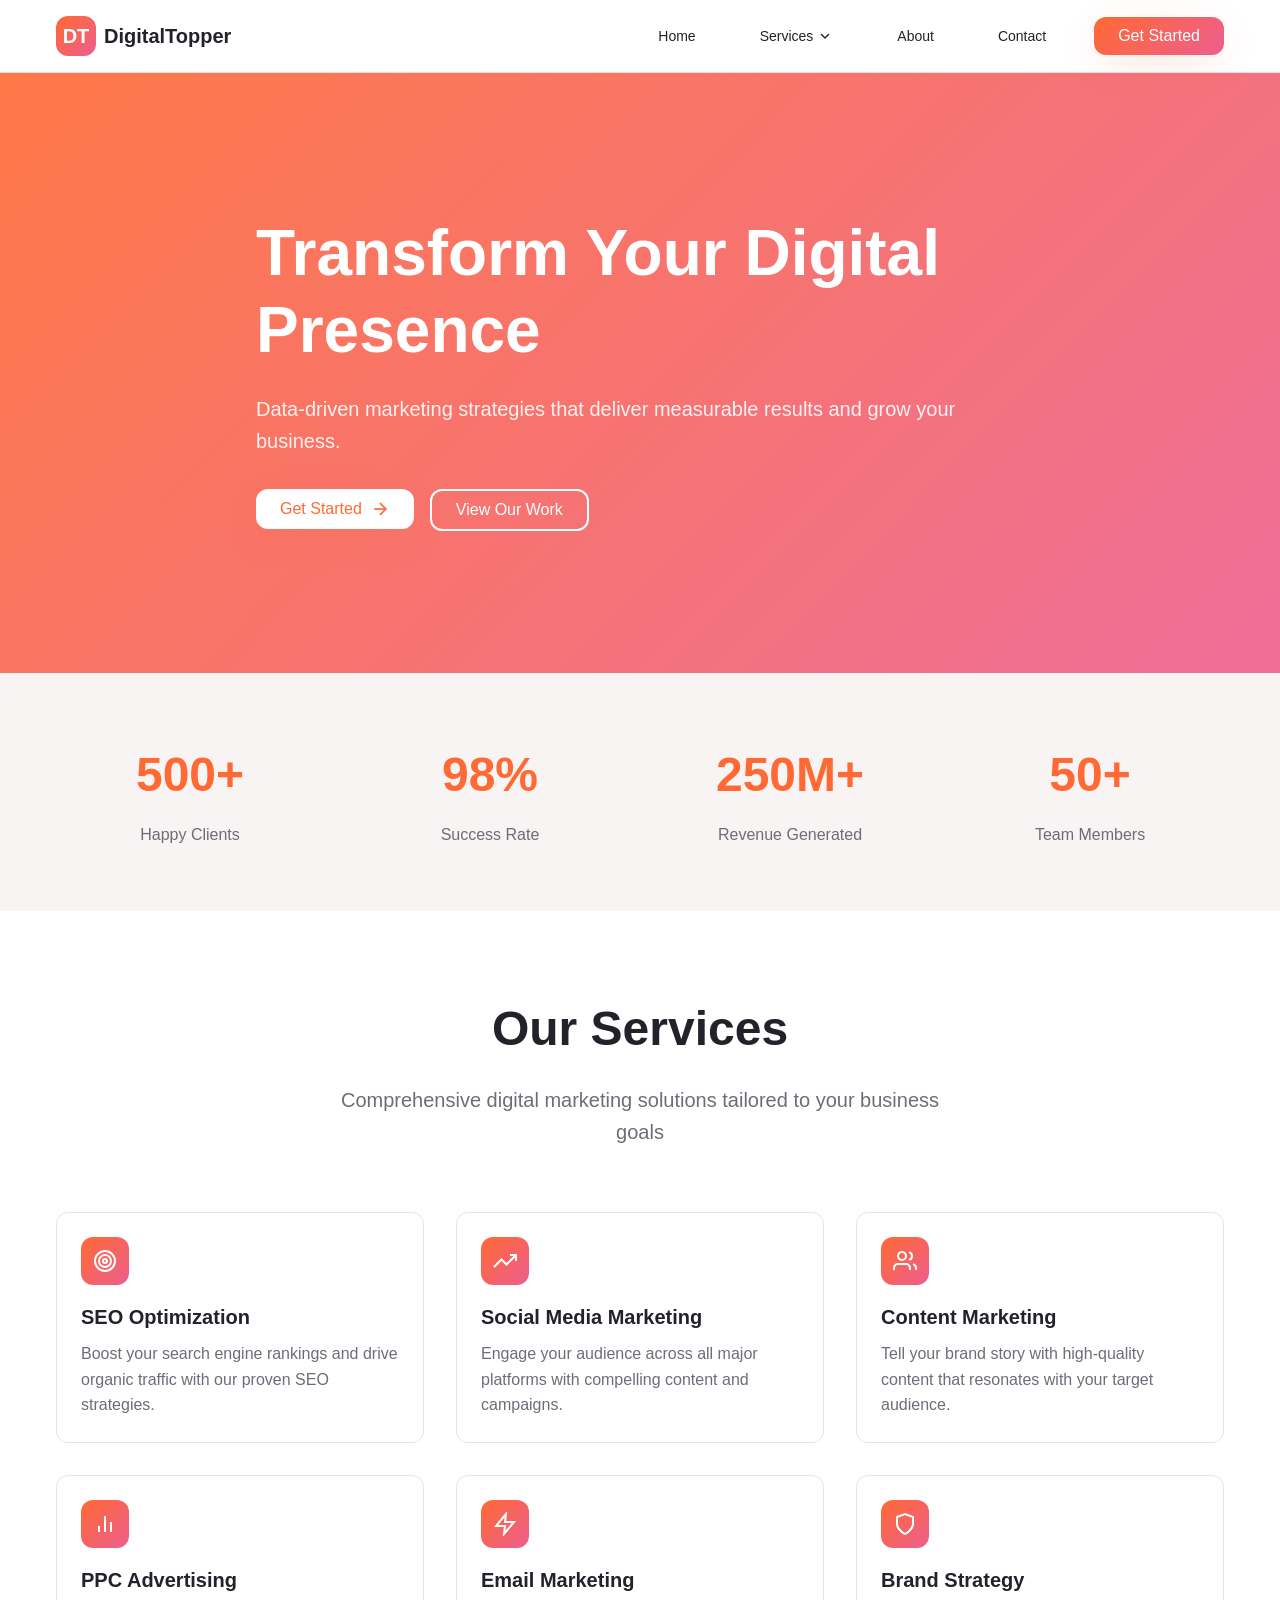
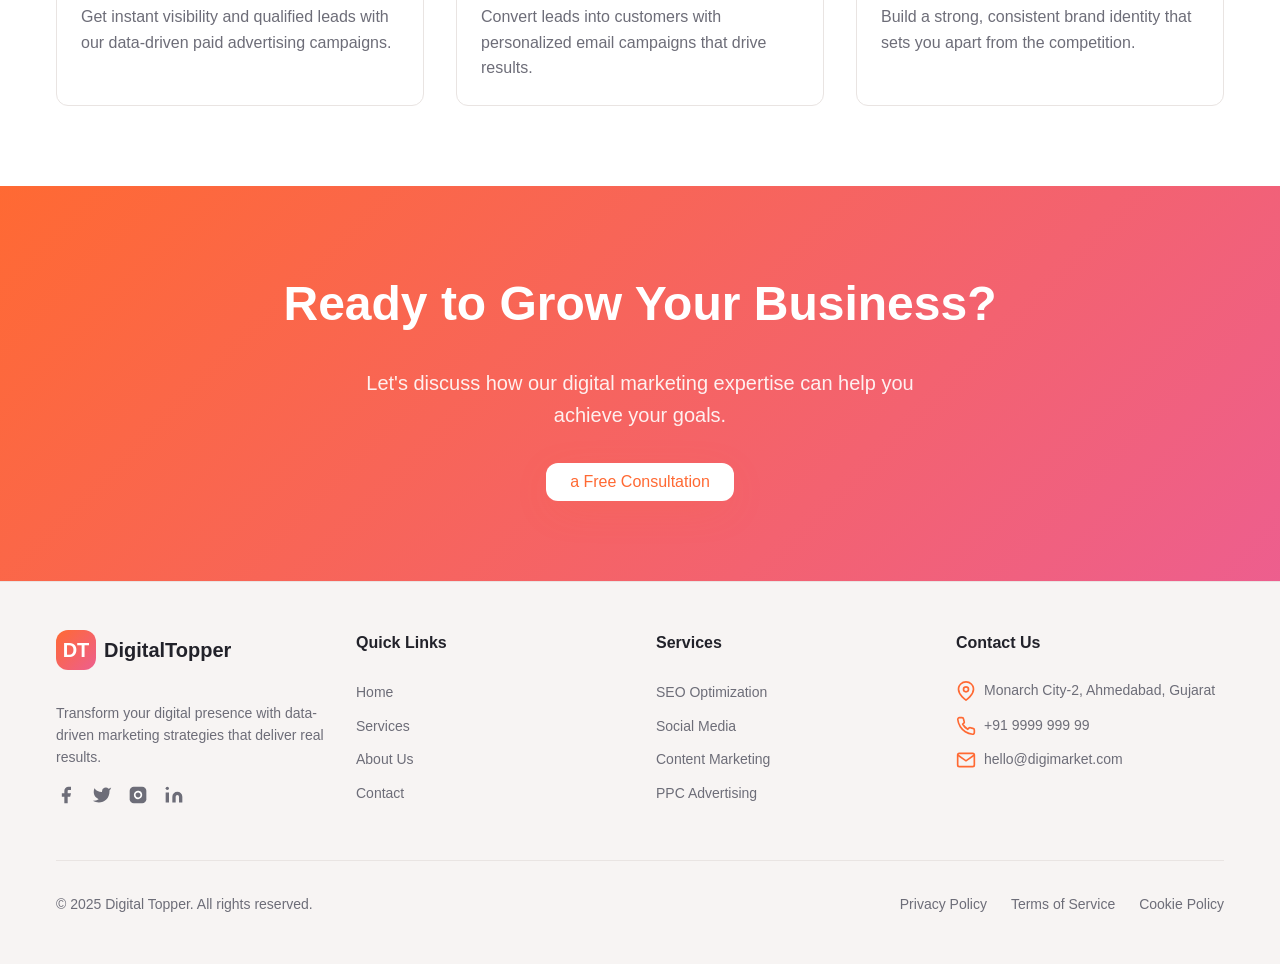
<file: portfolio.html>
<!DOCTYPE html>
<html lang="en">
<head>
    <meta charset="UTF-8">
    <meta name="viewport" content="width=device-width, initial-scale=1.0">
    <title>DigiMarket - Digital Marketing Agency</title>
    <meta name="description" content="Transform your digital presence with data-driven marketing strategies. SEO, Social Media, PPC, and Content Marketing services.">
    <link rel="stylesheet" href="style.css">
</head>
<body>
    <!-- Header -->
    <header class="header">
        <nav class="nav-container">
            <div class="nav-content">
                <!-- Logo -->
                <div class="logo">
                    <div class="logo-icon">
                        <span>DT</span>
                    </div>
                    <span class="logo-text">DigitalTopper</span>
                </div>

                <!-- Desktop Navigation -->
                <div class="nav-menu desktop-nav">
                    <a href="index.html" class="nav-link">Home</a>
                    
                    <div class="dropdown">
                        <button class="nav-link dropdown-toggle">
                            Services
                            <svg class="chevron" width="16" height="16" viewBox="0 0 24 24" fill="none" stroke="currentColor" stroke-width="2">
                                <polyline points="6 9 12 15 18 9"></polyline>
                            </svg>
                        </button>
                        <div class="dropdown-menu">
                            <div class="dropdown-grid">
                                <a href="seo-optimization.html" class="dropdown-item">
                                    <div class="dropdown-title">SEO Optimization</div>
                                    <p class="dropdown-desc">Boost your search rankings</p>
                                </a>
                                <a href="social-marketing.html" class="dropdown-item">
                                    <div class="dropdown-title">Social Media Marketing</div>
                                    <p class="dropdown-desc">Engage your audience</p>
                                </a>
                                <a href="content-marketing.html" class="dropdown-item">
                                    <div class="dropdown-title">Content Marketing</div>
                                    <p class="dropdown-desc">Tell your brand story</p>
                                </a>
                                <a href="ppc.html" class="dropdown-item">
                                    <div class="dropdown-title">PPC Advertising</div>
                                    <p class="dropdown-desc">Drive targeted traffic</p>
                                </a>
                            </div>
                        </div>
                    </div>

                    <a href="about.html" class="nav-link">About</a>
                    <a href="contact.html" class="nav-link">Contact</a>
                    
                    <a href="contact.html"><button class="btn btn-primary">Get Started</button></a>
                </div>

                <!-- Mobile Menu Button -->
                <button class="mobile-menu-btn" id="mobileMenuBtn">
                    <svg class="menu-icon" width="24" height="24" viewBox="0 0 24 24" fill="none" stroke="currentColor" stroke-width="2">
                        <line x1="3" y1="12" x2="21" y2="12"></line>
                        <line x1="3" y1="6" x2="21" y2="6"></line>
                        <line x1="3" y1="18" x2="21" y2="18"></line>
                    </svg>
                    <svg class="close-icon" width="24" height="24" viewBox="0 0 24 24" fill="none" stroke="currentColor" stroke-width="2">
                        <line x1="18" y1="6" x2="6" y2="18"></line>
                        <line x1="6" y1="6" x2="18" y2="18"></line>
                    </svg>
                </button>
            </div>

            <!-- Mobile Menu -->
            <div class="mobile-menu" id="mobileMenu">
                <a href="#home" class="mobile-nav-link">Home</a>
                <div class="mobile-dropdown">
                    <div class="mobile-dropdown-title">Services</div>
                    <div class="mobile-dropdown-content">
                        <a href="#services" class="mobile-dropdown-link">SEO Optimization</a>
                        <a href="#services" class="mobile-dropdown-link">Social Media Marketing</a>
                        <a href="#services" class="mobile-dropdown-link">Content Marketing</a>
                        <a href="#services" class="mobile-dropdown-link">PPC Advertising</a>
                    </div>
                </div>
                <a href="#about" class="mobile-nav-link">About</a>
                <a href="#contact" class="mobile-nav-link">Contact</a>
                <button class="btn btn-primary mobile-btn">Get Started</button>
            </div>
        </nav>
    </header>

    <main>
        <!-- Hero Section -->
        <section id="home" class="hero">
            <div class="hero-overlay"></div>
            <div class="hero-image"></div>
            <div class="hero-content">
                <h1 class="hero-title">Transform Your Digital Presence</h1>
                <p class="hero-subtitle">Data-driven marketing strategies that deliver measurable results and grow your business.</p>
                <div class="hero-buttons">
                    <a href="contact.html"><button class="btn btn-hero">
                        Get Started 
                        <svg width="20" height="20" viewBox="0 0 24 24" fill="none" stroke="currentColor" stroke-width="2">
                            <line x1="5" y1="12" x2="19" y2="12"></line>
                            <polyline points="12 5 19 12 12 19"></polyline>
                        </svg>
                    </button></a>
                    <a href="portfolio.html"><button class="btn btn-outline">View Our Work</button></a>
                </div>
            </div>
        </section>

        <!-- Stats Section -->
        <section class="stats">
            <div class="container">
                <div class="stats-grid">
                    <div class="stat-item">
                        <div class="stat-value">500+</div>
                        <div class="stat-label">Happy Clients</div>
                    </div>
                    <div class="stat-item">
                        <div class="stat-value">98%</div>
                        <div class="stat-label">Success Rate</div>
                    </div>
                    <div class="stat-item">
                        <div class="stat-value">250M+</div>
                        <div class="stat-label">Revenue Generated</div>
                    </div>
                    <div class="stat-item">
                        <div class="stat-value">50+</div>
                        <div class="stat-label">Team Members</div>
                    </div>
                </div>
            </div>
        </section>

        <!-- Services Section -->
        <section id="services" class="services">
            <div class="container">
                <div class="section-header">
                    <h2 class="section-title">Our Services</h2>
                    <p class="section-subtitle">Comprehensive digital marketing solutions tailored to your business goals</p>
                </div>
                <div class="services-grid">
                    <div class="service-card">
                        <div class="service-icon">
                            <svg width="24" height="24" viewBox="0 0 24 24" fill="none" stroke="currentColor" stroke-width="2">
                                <circle cx="12" cy="12" r="10"></circle>
                                <circle cx="12" cy="12" r="6"></circle>
                                <circle cx="12" cy="12" r="2"></circle>
                            </svg>
                        </div>
                        <h3 class="service-title">SEO Optimization</h3>
                        <p class="service-desc">Boost your search engine rankings and drive organic traffic with our proven SEO strategies.</p>
                    </div>
                    
                    <div class="service-card">
                        <div class="service-icon">
                            <svg width="24" height="24" viewBox="0 0 24 24" fill="none" stroke="currentColor" stroke-width="2">
                                <polyline points="23 6 13.5 15.5 8.5 10.5 1 18"></polyline>
                                <polyline points="17 6 23 6 23 12"></polyline>
                            </svg>
                        </div>
                        <h3 class="service-title">Social Media Marketing</h3>
                        <p class="service-desc">Engage your audience across all major platforms with compelling content and campaigns.</p>
                    </div>

                    <div class="service-card">
                        <div class="service-icon">
                            <svg width="24" height="24" viewBox="0 0 24 24" fill="none" stroke="currentColor" stroke-width="2">
                                <path d="M17 21v-2a4 4 0 0 0-4-4H5a4 4 0 0 0-4 4v2"></path>
                                <circle cx="9" cy="7" r="4"></circle>
                                <path d="M23 21v-2a4 4 0 0 0-3-3.87"></path>
                                <path d="M16 3.13a4 4 0 0 1 0 7.75"></path>
                            </svg>
                        </div>
                        <h3 class="service-title">Content Marketing</h3>
                        <p class="service-desc">Tell your brand story with high-quality content that resonates with your target audience.</p>
                    </div>

                    <div class="service-card">
                        <div class="service-icon">
                            <svg width="24" height="24" viewBox="0 0 24 24" fill="none" stroke="currentColor" stroke-width="2">
                                <line x1="18" y1="20" x2="18" y2="10"></line>
                                <line x1="12" y1="20" x2="12" y2="4"></line>
                                <line x1="6" y1="20" x2="6" y2="14"></line>
                            </svg>
                        </div>
                        <h3 class="service-title">PPC Advertising</h3>
                        <p class="service-desc">Get instant visibility and qualified leads with our data-driven paid advertising campaigns.</p>
                    </div>

                    <div class="service-card">
                        <div class="service-icon">
                            <svg width="24" height="24" viewBox="0 0 24 24" fill="none" stroke="currentColor" stroke-width="2">
                                <polygon points="13 2 3 14 12 14 11 22 21 10 12 10 13 2"></polygon>
                            </svg>
                        </div>
                        <h3 class="service-title">Email Marketing</h3>
                        <p class="service-desc">Convert leads into customers with personalized email campaigns that drive results.</p>
                    </div>

                    <div class="service-card">
                        <div class="service-icon">
                            <svg width="24" height="24" viewBox="0 0 24 24" fill="none" stroke="currentColor" stroke-width="2">
                                <path d="M12 22s8-4 8-10V5l-8-3-8 3v7c0 6 8 10 8 10z"></path>
                            </svg>
                        </div>
                        <h3 class="service-title">Brand Strategy</h3>
                        <p class="service-desc">Build a strong, consistent brand identity that sets you apart from the competition.</p>
                    </div>
                </div>
            </div>
        </section>

        <!-- CTA Section -->
        <section id="contact" class="cta">
            <div class="container cta-content">
                <h2 class="cta-title">Ready to Grow Your Business?</h2>
                <p class="cta-subtitle">Let's discuss how our digital marketing expertise can help you achieve your goals.</p>
                <a href="contact.html"><button class="btn btn-hero"> a Free Consultation </button></a>
            </div>
        </section>
    </main>

    <!-- Footer -->
    <footer class="footer">
        <div class="container">
            <div class="footer-grid">
                <!-- Company Info -->
                <div class="footer-col">
                    <div class="logo footer-logo">
                        <div class="logo-icon">
                            <span>DT</span>
                        </div>
                        <span class="logo-text">DigitalTopper</span>
                    </div>
                    <p class="footer-desc">Transform your digital presence with data-driven marketing strategies that deliver real results.</p>
                    <div class="social-links">
                        <a href="#" class="social-link">
                            <svg width="20" height="20" viewBox="0 0 24 24" fill="currentColor">
                                <path d="M18 2h-3a5 5 0 0 0-5 5v3H7v4h3v8h4v-8h3l1-4h-4V7a1 1 0 0 1 1-1h3z"></path>
                            </svg>
                        </a>
                        <a href="#" class="social-link">
                            <svg width="20" height="20" viewBox="0 0 24 24" fill="currentColor">
                                <path d="M23 3a10.9 10.9 0 0 1-3.14 1.53 4.48 4.48 0 0 0-7.86 3v1A10.66 10.66 0 0 1 3 4s-4 9 5 13a11.64 11.64 0 0 1-7 2c9 5 20 0 20-11.5a4.5 4.5 0 0 0-.08-.83A7.72 7.72 0 0 0 23 3z"></path>
                            </svg>
                        </a>
                        <a href="#" class="social-link">
                            <svg width="20" height="20" viewBox="0 0 24 24" fill="currentColor">
                                <rect x="2" y="2" width="20" height="20" rx="5" ry="5"></rect>
                                <path d="M16 11.37A4 4 0 1 1 12.63 8 4 4 0 0 1 16 11.37z" stroke="white" stroke-width="2"></path>
                                <line x1="17.5" y1="6.5" x2="17.51" y2="6.5" stroke="white" stroke-width="2"></line>
                            </svg>
                        </a>
                        <a href="#" class="social-link">
                            <svg width="20" height="20" viewBox="0 0 24 24" fill="currentColor">
                                <path d="M16 8a6 6 0 0 1 6 6v7h-4v-7a2 2 0 0 0-2-2 2 2 0 0 0-2 2v7h-4v-7a6 6 0 0 1 6-6z"></path>
                                <rect x="2" y="9" width="4" height="12"></rect>
                                <circle cx="4" cy="4" r="2"></circle>
                            </svg>
                        </a>
                    </div>
                </div>

                <!-- Quick Links -->
                <div class="footer-col">
                    <h3 class="footer-heading">Quick Links</h3>
                    <ul class="footer-links">
                        <li><a href="index.html">Home</a></li>
                        <li><a href="social-marketing.html">Services</a></li>
                        <li><a href="about.html">About Us</a></li>
                        <li><a href="contact.html">Contact</a></li>
                    </ul>
                </div>

                <!-- Services -->
                <div class="footer-col">
                    <h3 class="footer-heading">Services</h3>
                    <ul class="footer-links">
                        <li><a href="seo-optimization.html">SEO Optimization</a></li>
                        <li><a href="social-marketing.html">Social Media</a></li>
                        <li><a href="content-marketing.html">Content Marketing</a></li>
                        <li><a href="ppc.html">PPC Advertising</a></li>
                    </ul>
                </div>

                <!-- Contact Info -->
                <div class="footer-col">
                    <h3 class="footer-heading">Contact Us</h3>
                    <ul class="footer-contact">
                        <li>
                            <svg width="20" height="20" viewBox="0 0 24 24" fill="none" stroke="currentColor" stroke-width="2">
                                <path d="M21 10c0 7-9 13-9 13s-9-6-9-13a9 9 0 0 1 18 0z"></path>
                                <circle cx="12" cy="10" r="3"></circle>
                            </svg>
                            <span>Monarch City-2, Ahmedabad, Gujarat</span>
                        </li>
                        <li>
                            <svg width="20" height="20" viewBox="0 0 24 24" fill="none" stroke="currentColor" stroke-width="2">
                                <path d="M22 16.92v3a2 2 0 0 1-2.18 2 19.79 19.79 0 0 1-8.63-3.07 19.5 19.5 0 0 1-6-6 19.79 19.79 0 0 1-3.07-8.67A2 2 0 0 1 4.11 2h3a2 2 0 0 1 2 1.72 12.84 12.84 0 0 0 .7 2.81 2 2 0 0 1-.45 2.11L8.09 9.91a16 16 0 0 0 6 6l1.27-1.27a2 2 0 0 1 2.11-.45 12.84 12.84 0 0 0 2.81.7A2 2 0 0 1 22 16.92z"></path>
                            </svg>
                            <span>+91 9999 999 99</span>
                        </li>
                        <li>
                            <svg width="20" height="20" viewBox="0 0 24 24" fill="none" stroke="currentColor" stroke-width="2">
                                <path d="M4 4h16c1.1 0 2 .9 2 2v12c0 1.1-.9 2-2 2H4c-1.1 0-2-.9-2-2V6c0-1.1.9-2 2-2z"></path>
                                <polyline points="22,6 12,13 2,6"></polyline>
                            </svg>
                            <span>hello@digimarket.com</span>
                        </li>
                    </ul>
                </div>
            </div>

            <div class="footer-bottom">
                <p class="footer-copyright">© 2025 Digital Topper. All rights reserved.</p>
                <div class="footer-legal">
                    <a href="privacy.html">Privacy Policy</a>
                    <a href="termsofuse.html">Terms of Service</a>
                    <a href="cookie.html">Cookie Policy</a>
                </div>
            </div>
        </div>
    </footer>

    <script src="script.js"></script>
</body>
</html>
</file>
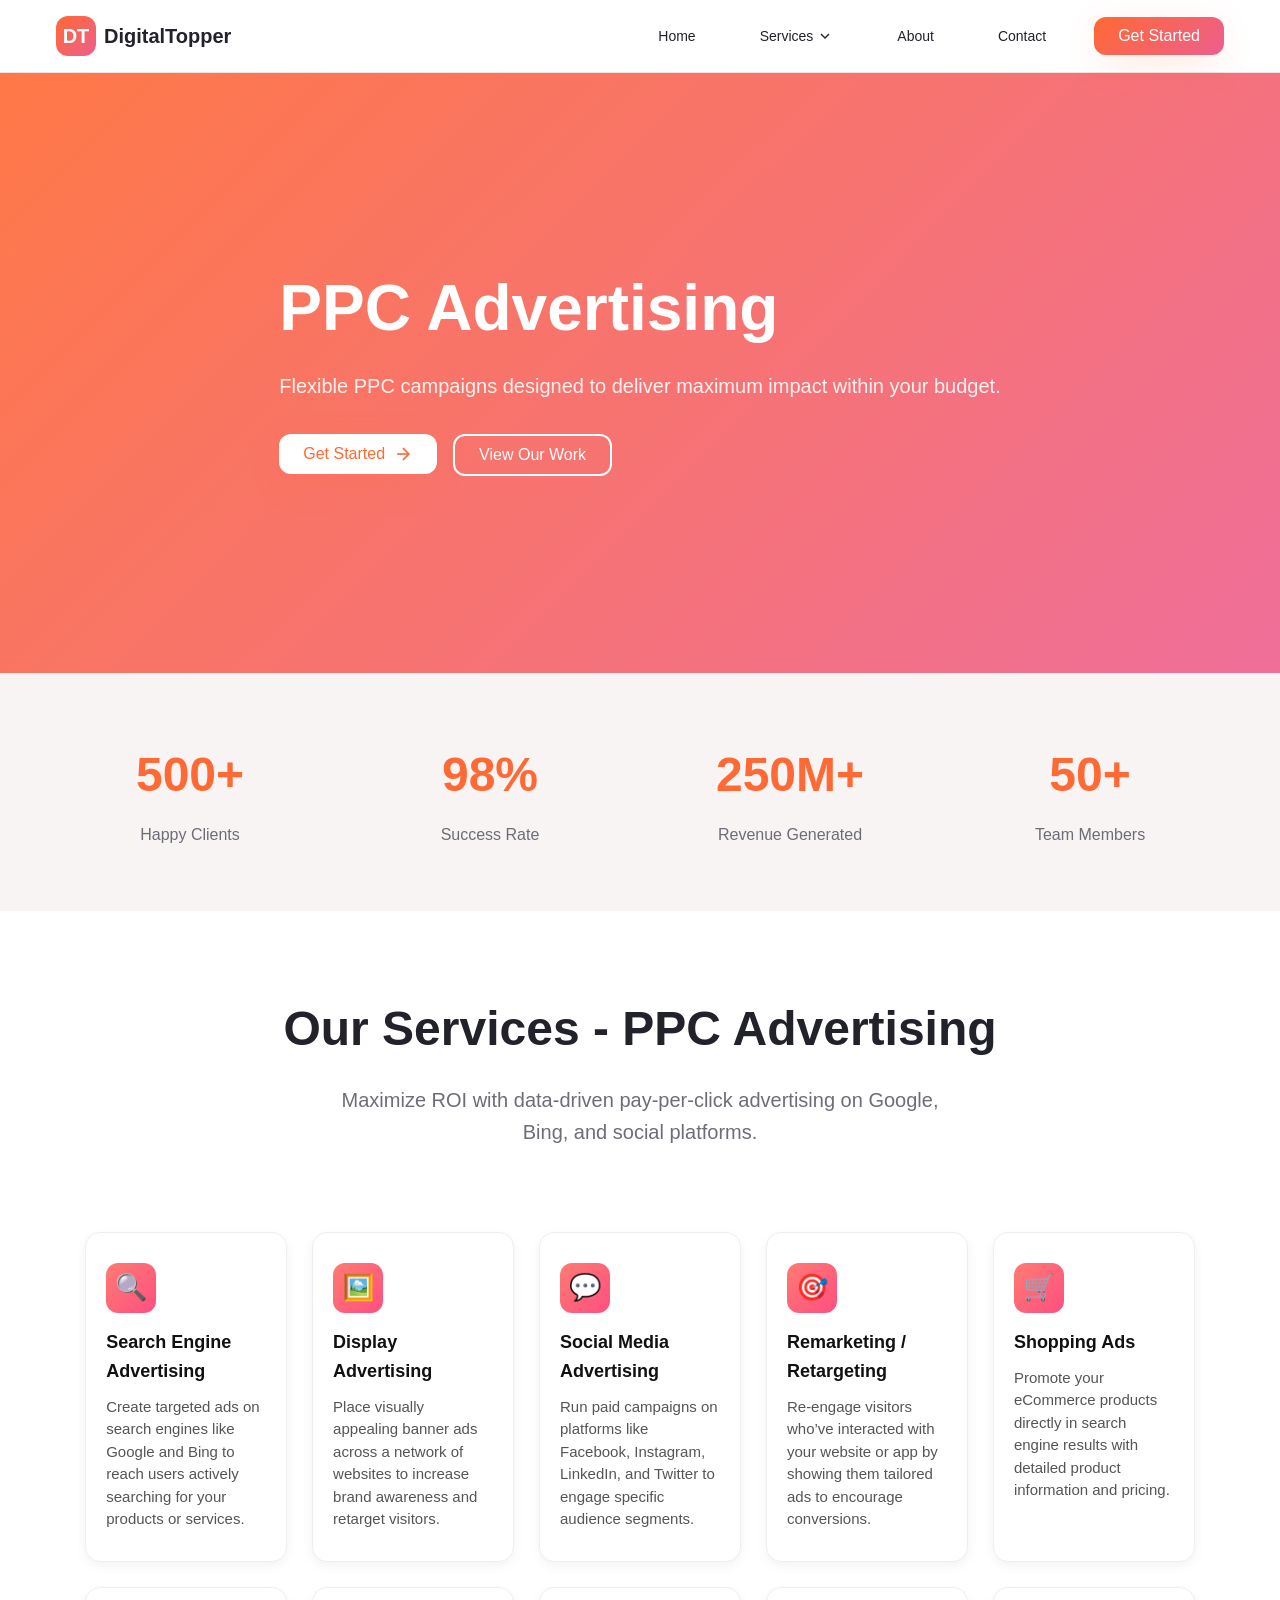
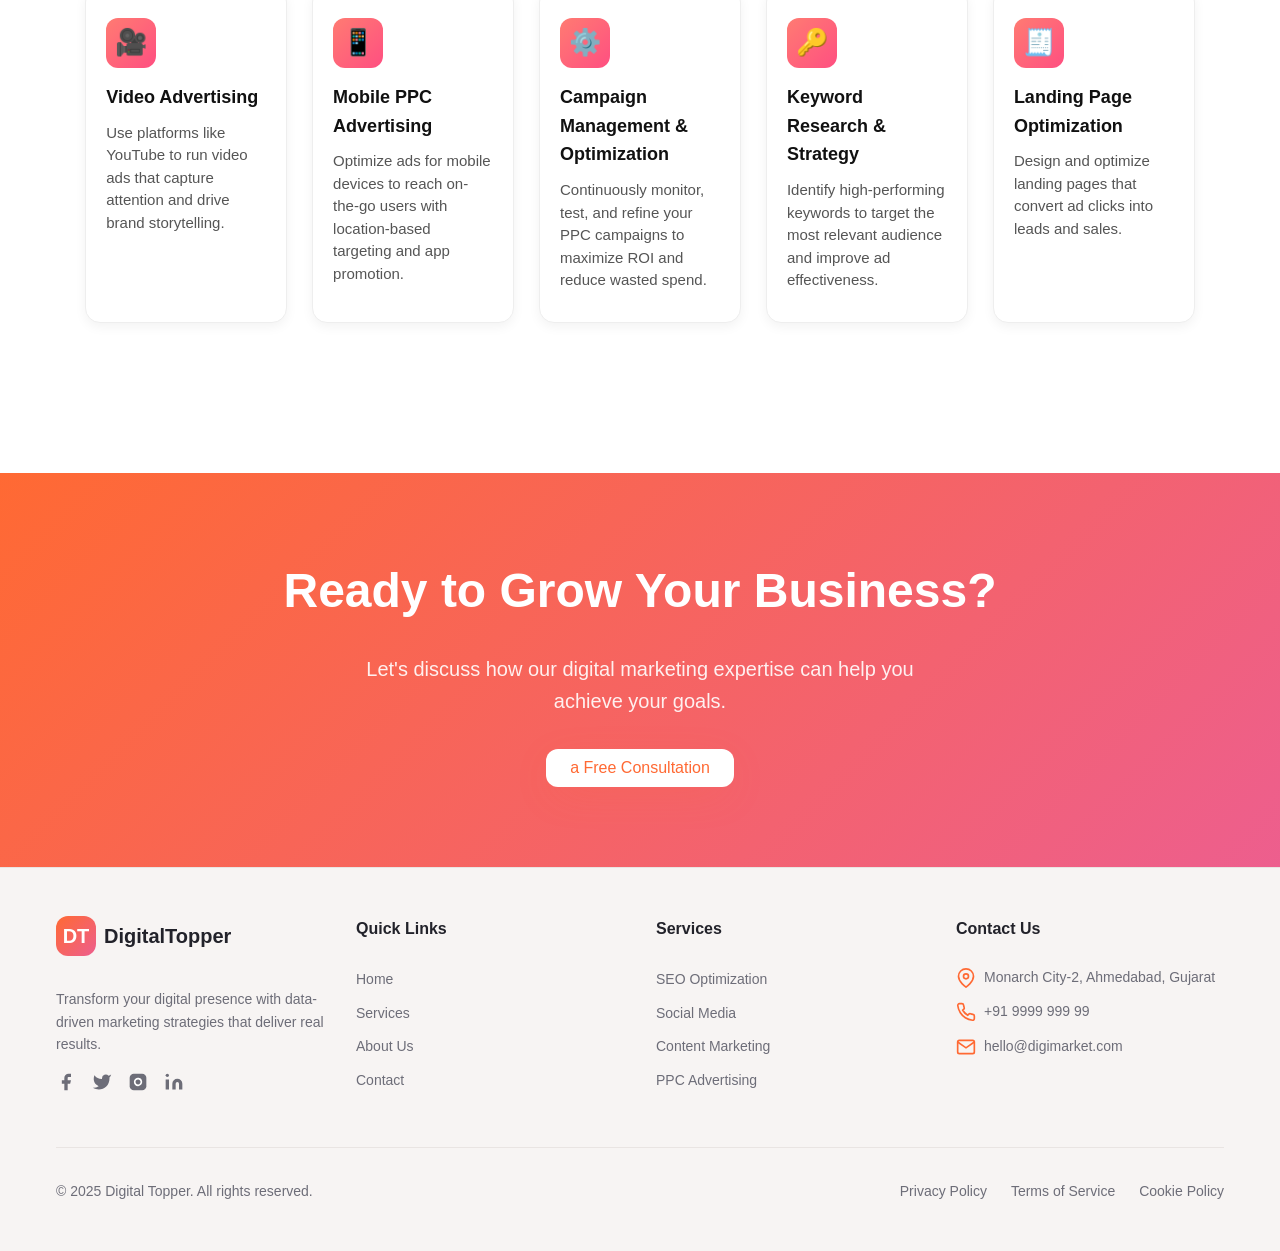
<file: ppc.html>
<!DOCTYPE html>
<html lang="en">

<head>
    <meta charset="UTF-8">
    <meta name="viewport" content="width=device-width, initial-scale=1.0">
    <title>DigiMarket - Digital Marketing Agency</title>
    <meta name="description"
        content="Transform your digital presence with data-driven marketing strategies. SEO, Social Media, PPC, and Content Marketing services.">
    <link rel="stylesheet" href="style.css">
</head>

<body>
    <!-- Header -->
    <header class="header">
        <nav class="nav-container">
            <div class="nav-content">
                <!-- Logo -->
                <div class="logo">
                    <div class="logo-icon">
                        <span>DT</span>
                    </div>
                    <span class="logo-text">DigitalTopper</span>
                </div>

                <!-- Desktop Navigation -->
                <div class="nav-menu desktop-nav">
                    <a href="index.html" class="nav-link">Home</a>

                    <div class="dropdown">
                        <button class="nav-link dropdown-toggle">
                            Services
                            <svg class="chevron" width="16" height="16" viewBox="0 0 24 24" fill="none"
                                stroke="currentColor" stroke-width="2">
                                <polyline points="6 9 12 15 18 9"></polyline>
                            </svg>
                        </button>
                        <div class="dropdown-menu">
                            <div class="dropdown-grid">
                                <a href="seo-optimization.html" class="dropdown-item">
                                    <div class="dropdown-title">SEO Optimization</div>
                                    <p class="dropdown-desc">Boost your search rankings</p>
                                </a>
                                <a href="social-marketing.html" class="dropdown-item">
                                    <div class="dropdown-title">Social Media Marketing</div>
                                    <p class="dropdown-desc">Engage your audience</p>
                                </a>
                                <a href="content-marketing.html" class="dropdown-item">
                                    <div class="dropdown-title">Content Marketing</div>
                                    <p class="dropdown-desc">Tell your brand story</p>
                                </a>
                                <a href="ppc.html" class="dropdown-item">
                                    <div class="dropdown-title">PPC Advertising</div>
                                    <p class="dropdown-desc">Drive targeted traffic</p>
                                </a>
                            </div>
                        </div>
                    </div>

                    <a href="about.html" class="nav-link">About</a>
                    <a href="contact.html" class="nav-link">Contact</a>

                    <a href="contact.html"><button class="btn btn-primary">Get Started</button></a>
                </div>

                <!-- Mobile Menu Button -->
                <button class="mobile-menu-btn" id="mobileMenuBtn">
                    <svg class="menu-icon" width="24" height="24" viewBox="0 0 24 24" fill="none" stroke="currentColor"
                        stroke-width="2">
                        <line x1="3" y1="12" x2="21" y2="12"></line>
                        <line x1="3" y1="6" x2="21" y2="6"></line>
                        <line x1="3" y1="18" x2="21" y2="18"></line>
                    </svg>
                    <svg class="close-icon" width="24" height="24" viewBox="0 0 24 24" fill="none" stroke="currentColor"
                        stroke-width="2">
                        <line x1="18" y1="6" x2="6" y2="18"></line>
                        <line x1="6" y1="6" x2="18" y2="18"></line>
                    </svg>
                </button>
            </div>

            <!-- Mobile Menu -->
            <div class="mobile-menu" id="mobileMenu">
                <a href="#home" class="mobile-nav-link">Home</a>
                <div class="mobile-dropdown">
                    <div class="mobile-dropdown-title">Services</div>
                    <div class="mobile-dropdown-content">
                        <a href="#services" class="mobile-dropdown-link">SEO Optimization</a>
                        <a href="#services" class="mobile-dropdown-link">Social Media Marketing</a>
                        <a href="#services" class="mobile-dropdown-link">Content Marketing</a>
                        <a href="#services" class="mobile-dropdown-link">PPC Advertising</a>
                    </div>
                </div>
                <a href="#about" class="mobile-nav-link">About</a>
                <a href="#contact" class="mobile-nav-link">Contact</a>
                <button class="btn btn-primary mobile-btn">Get Started</button>
            </div>
        </nav>
    </header>

    <main>
        <!-- Hero Section -->
        <section id="home" class="hero">
            <div class="hero-overlay"></div>
            <div class="hero-image"></div>
            <div class="hero-content">
                <h1 class="hero-title">PPC Advertising</h1>
                <p class="hero-subtitle">Flexible PPC campaigns designed to deliver maximum impact within your budget.
                </p>
                <div class="hero-buttons">
                    <a href="contact.html"><button class="btn btn-hero">
                            Get Started
                            <svg width="20" height="20" viewBox="0 0 24 24" fill="none" stroke="currentColor"
                                stroke-width="2">
                                <line x1="5" y1="12" x2="19" y2="12"></line>
                                <polyline points="12 5 19 12 12 19"></polyline>
                            </svg>
                        </button></a>
                    <a href="portfolio.html"><button class="btn btn-outline">View Our Work</button></a>
                </div>
            </div>
        </section>

        <!-- Stats Section -->
        <section class="stats">
            <div class="container">
                <div class="stats-grid">
                    <div class="stat-item">
                        <div class="stat-value">500+</div>
                        <div class="stat-label">Happy Clients</div>
                    </div>
                    <div class="stat-item">
                        <div class="stat-value">98%</div>
                        <div class="stat-label">Success Rate</div>
                    </div>
                    <div class="stat-item">
                        <div class="stat-value">250M+</div>
                        <div class="stat-label">Revenue Generated</div>
                    </div>
                    <div class="stat-item">
                        <div class="stat-value">50+</div>
                        <div class="stat-label">Team Members</div>
                    </div>
                </div>
            </div>
        </section>

        <!-- Services Section -->
        <section id="services" class="services">
            <div class="container">
                <div class="section-header">
                    <h2 class="section-title">Our Services - PPC Advertising</h2>
                    <p class="section-subtitle">Maximize ROI with data-driven pay-per-click advertising on Google, Bing,
                        and social platforms.</p>
                </div>
                <section class="services-ppc">
                    <div class="service-ppc">
                        <div class="icon-ppc">🔍</div>
                        <h3>Search Engine Advertising</h3>
                        <p>Create targeted ads on search engines like Google and Bing to reach users actively searching
                            for your products or services.</p>
                    </div>

                    <div class="service-ppc">
                        <div class="icon-ppc">🖼️</div>
                        <h3>Display Advertising</h3>
                        <p>Place visually appealing banner ads across a network of websites to increase brand awareness
                            and retarget visitors.</p>
                    </div>

                    <div class="service-ppc">
                        <div class="icon-ppc">💬</div>
                        <h3>Social Media Advertising</h3>
                        <p>Run paid campaigns on platforms like Facebook, Instagram, LinkedIn, and Twitter to engage
                            specific audience segments.</p>
                    </div>

                    <div class="service-ppc">
                        <div class="icon-ppc">🎯</div>
                        <h3>Remarketing / Retargeting</h3>
                        <p>Re-engage visitors who’ve interacted with your website or app by showing them tailored ads to
                            encourage conversions.</p>
                    </div>

                    <div class="service-ppc">
                        <div class="icon-ppc">🛒</div>
                        <h3>Shopping Ads</h3>
                        <p>Promote your eCommerce products directly in search engine results with detailed product
                            information and pricing.</p>
                    </div>

                    <div class="service-ppc">
                        <div class="icon-ppc">🎥</div>
                        <h3>Video Advertising</h3>
                        <p>Use platforms like YouTube to run video ads that capture attention and drive brand
                            storytelling.</p>
                    </div>

                    <div class="service-ppc">
                        <div class="icon-ppc">📱</div>
                        <h3>Mobile PPC Advertising</h3>
                        <p>Optimize ads for mobile devices to reach on-the-go users with location-based targeting and
                            app promotion.</p>
                    </div>

                    <div class="service-ppc">
                        <div class="icon-ppc">⚙️</div>
                        <h3>Campaign Management & Optimization</h3>
                        <p>Continuously monitor, test, and refine your PPC campaigns to maximize ROI and reduce wasted
                            spend.</p>
                    </div>

                    <div class="service-ppc">
                        <div class="icon-ppc">🔑</div>
                        <h3>Keyword Research & Strategy</h3>
                        <p>Identify high-performing keywords to target the most relevant audience and improve ad
                            effectiveness.</p>
                    </div>

                    <div class="service-ppc">
                        <div class="icon-ppc">🧾</div>
                        <h3>Landing Page Optimization</h3>
                        <p>Design and optimize landing pages that convert ad clicks into leads and sales.</p>
                    </div>
                </section>
            </div>
        </section>

        <!-- CTA Section -->
        <section id="contact" class="cta">
            <div class="container cta-content">
                <h2 class="cta-title">Ready to Grow Your Business?</h2>
                <p class="cta-subtitle">Let's discuss how our digital marketing expertise can help you achieve your
                    goals.</p>
                <a href="contact.html"><button class="btn btn-hero"> a Free Consultation </button></a>
            </div>
        </section>
    </main>

    <!-- Footer -->
    <footer class="footer">
        <div class="container">
            <div class="footer-grid">
                <!-- Company Info -->
                <div class="footer-col">
                    <div class="logo footer-logo">
                        <div class="logo-icon">
                            <span>DT</span>
                        </div>
                        <span class="logo-text">DigitalTopper</span>
                    </div>
                    <p class="footer-desc">Transform your digital presence with data-driven marketing strategies that
                        deliver real results.</p>
                    <div class="social-links">
                        <a href="#" class="social-link">
                            <svg width="20" height="20" viewBox="0 0 24 24" fill="currentColor">
                                <path d="M18 2h-3a5 5 0 0 0-5 5v3H7v4h3v8h4v-8h3l1-4h-4V7a1 1 0 0 1 1-1h3z"></path>
                            </svg>
                        </a>
                        <a href="#" class="social-link">
                            <svg width="20" height="20" viewBox="0 0 24 24" fill="currentColor">
                                <path
                                    d="M23 3a10.9 10.9 0 0 1-3.14 1.53 4.48 4.48 0 0 0-7.86 3v1A10.66 10.66 0 0 1 3 4s-4 9 5 13a11.64 11.64 0 0 1-7 2c9 5 20 0 20-11.5a4.5 4.5 0 0 0-.08-.83A7.72 7.72 0 0 0 23 3z">
                                </path>
                            </svg>
                        </a>
                        <a href="#" class="social-link">
                            <svg width="20" height="20" viewBox="0 0 24 24" fill="currentColor">
                                <rect x="2" y="2" width="20" height="20" rx="5" ry="5"></rect>
                                <path d="M16 11.37A4 4 0 1 1 12.63 8 4 4 0 0 1 16 11.37z" stroke="white"
                                    stroke-width="2"></path>
                                <line x1="17.5" y1="6.5" x2="17.51" y2="6.5" stroke="white" stroke-width="2"></line>
                            </svg>
                        </a>
                        <a href="#" class="social-link">
                            <svg width="20" height="20" viewBox="0 0 24 24" fill="currentColor">
                                <path
                                    d="M16 8a6 6 0 0 1 6 6v7h-4v-7a2 2 0 0 0-2-2 2 2 0 0 0-2 2v7h-4v-7a6 6 0 0 1 6-6z">
                                </path>
                                <rect x="2" y="9" width="4" height="12"></rect>
                                <circle cx="4" cy="4" r="2"></circle>
                            </svg>
                        </a>
                    </div>
                </div>

                <!-- Quick Links -->
                <div class="footer-col">
                    <h3 class="footer-heading">Quick Links</h3>
                    <ul class="footer-links">
                        <li><a href="index.html">Home</a></li>
                        <li><a href="social-marketing.html">Services</a></li>
                        <li><a href="about.html">About Us</a></li>
                        <li><a href="contact.html">Contact</a></li>
                    </ul>
                </div>

                <!-- Services -->
                <div class="footer-col">
                    <h3 class="footer-heading">Services</h3>
                    <ul class="footer-links">
                        <li><a href="seo-optimization.html">SEO Optimization</a></li>
                        <li><a href="social-marketing.html">Social Media</a></li>
                        <li><a href="content-marketing.html">Content Marketing</a></li>
                        <li><a href="ppc.html">PPC Advertising</a></li>
                    </ul>
                </div>

                <!-- Contact Info -->
                <div class="footer-col">
                    <h3 class="footer-heading">Contact Us</h3>
                    <ul class="footer-contact">
                        <li>
                            <svg width="20" height="20" viewBox="0 0 24 24" fill="none" stroke="currentColor" stroke-width="2">
                                <path d="M21 10c0 7-9 13-9 13s-9-6-9-13a9 9 0 0 1 18 0z"></path>
                                <circle cx="12" cy="10" r="3"></circle>
                            </svg>
                            <span>Monarch City-2, Ahmedabad, Gujarat</span>
                        </li>
                        <li>
                            <svg width="20" height="20" viewBox="0 0 24 24" fill="none" stroke="currentColor" stroke-width="2">
                                <path d="M22 16.92v3a2 2 0 0 1-2.18 2 19.79 19.79 0 0 1-8.63-3.07 19.5 19.5 0 0 1-6-6 19.79 19.79 0 0 1-3.07-8.67A2 2 0 0 1 4.11 2h3a2 2 0 0 1 2 1.72 12.84 12.84 0 0 0 .7 2.81 2 2 0 0 1-.45 2.11L8.09 9.91a16 16 0 0 0 6 6l1.27-1.27a2 2 0 0 1 2.11-.45 12.84 12.84 0 0 0 2.81.7A2 2 0 0 1 22 16.92z"></path>
                            </svg>
                            <span>+91 9999 999 99</span>
                        </li>
                        <li>
                            <svg width="20" height="20" viewBox="0 0 24 24" fill="none" stroke="currentColor"
                                stroke-width="2">
                                <path d="M4 4h16c1.1 0 2 .9 2 2v12c0 1.1-.9 2-2 2H4c-1.1 0-2-.9-2-2V6c0-1.1.9-2 2-2z">
                                </path>
                                <polyline points="22,6 12,13 2,6"></polyline>
                            </svg>
                            <span>hello@digimarket.com</span>
                        </li>
                    </ul>
                </div>
            </div>

            <div class="footer-bottom">
                <p class="footer-copyright">© 2025 Digital Topper. All rights reserved.</p>
                <div class="footer-legal">
                    <a href="privacy.html">Privacy Policy</a>
                    <a href="termsofuse.html">Terms of Service</a>
                    <a href="cookie.html">Cookie Policy</a>
                </div>
            </div>
        </div>
    </footer>

    <script src="script.js"></script>
</body>

</html>
</file>
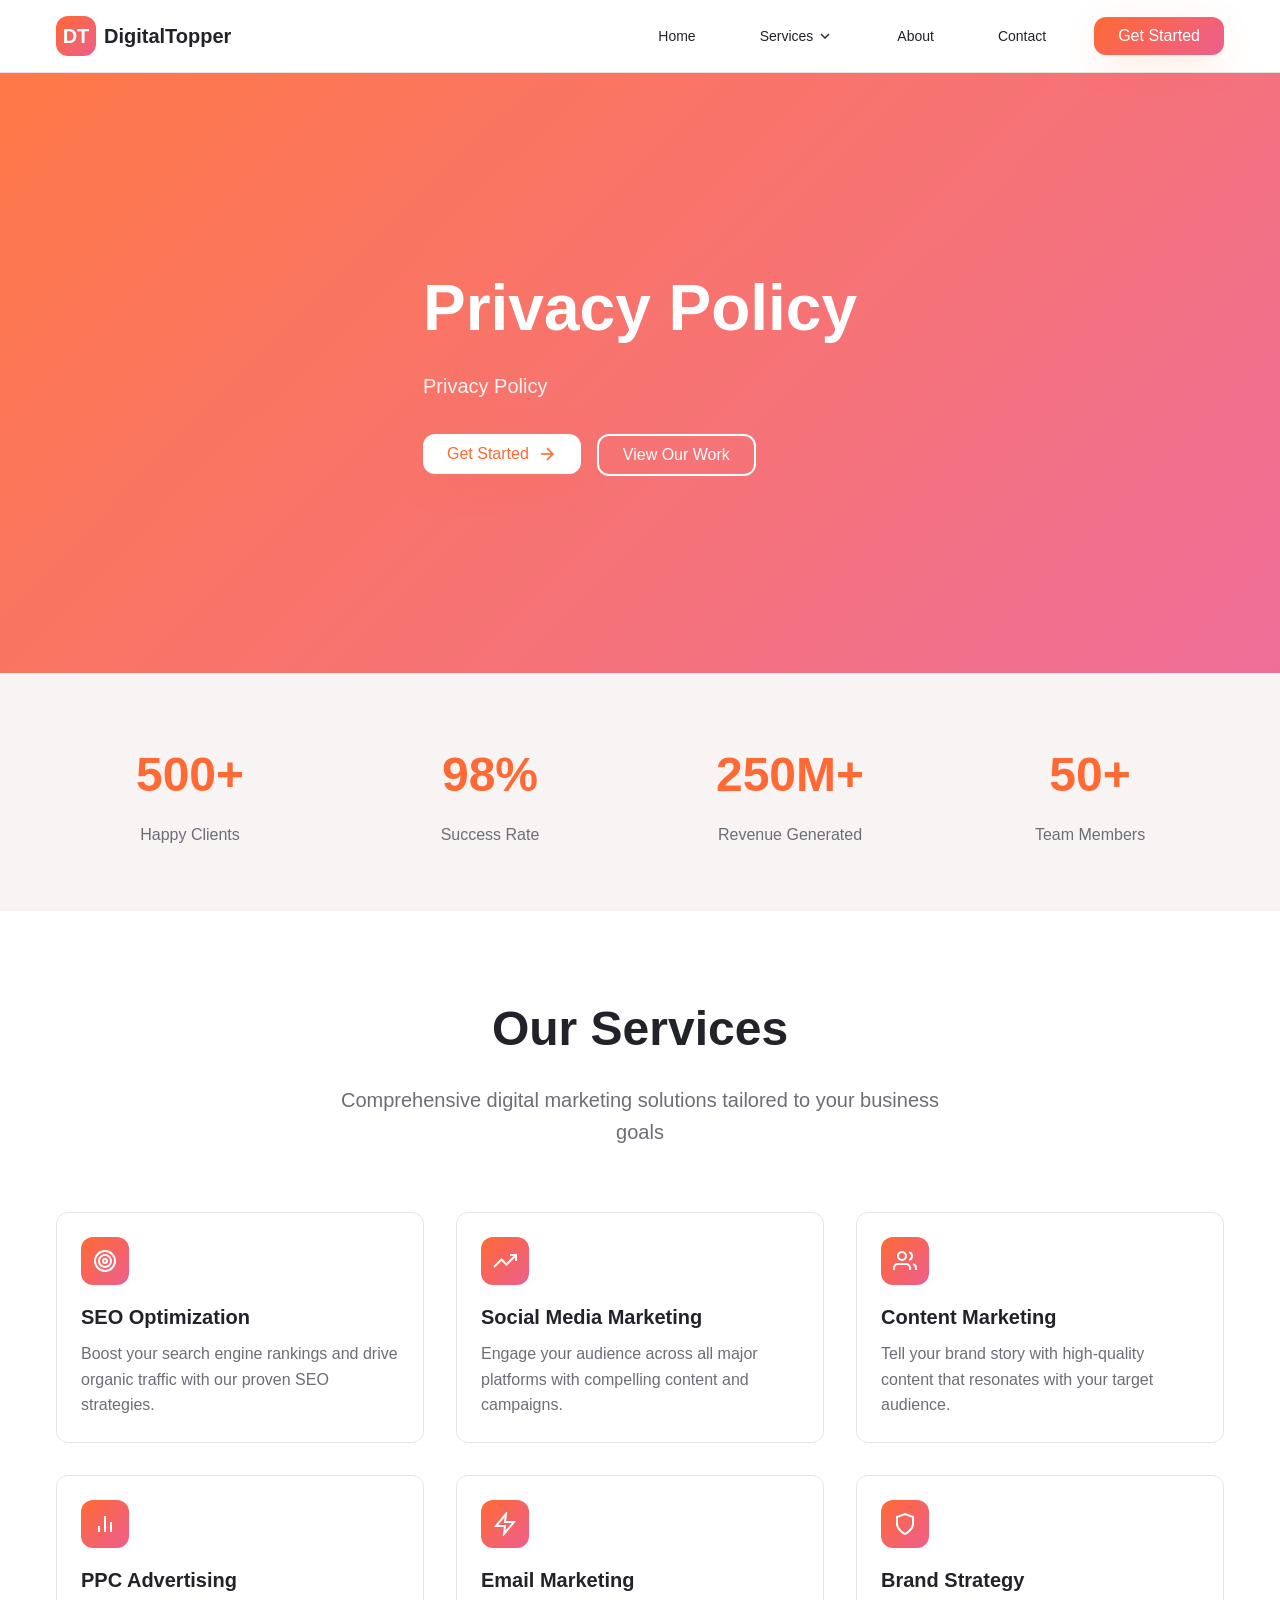
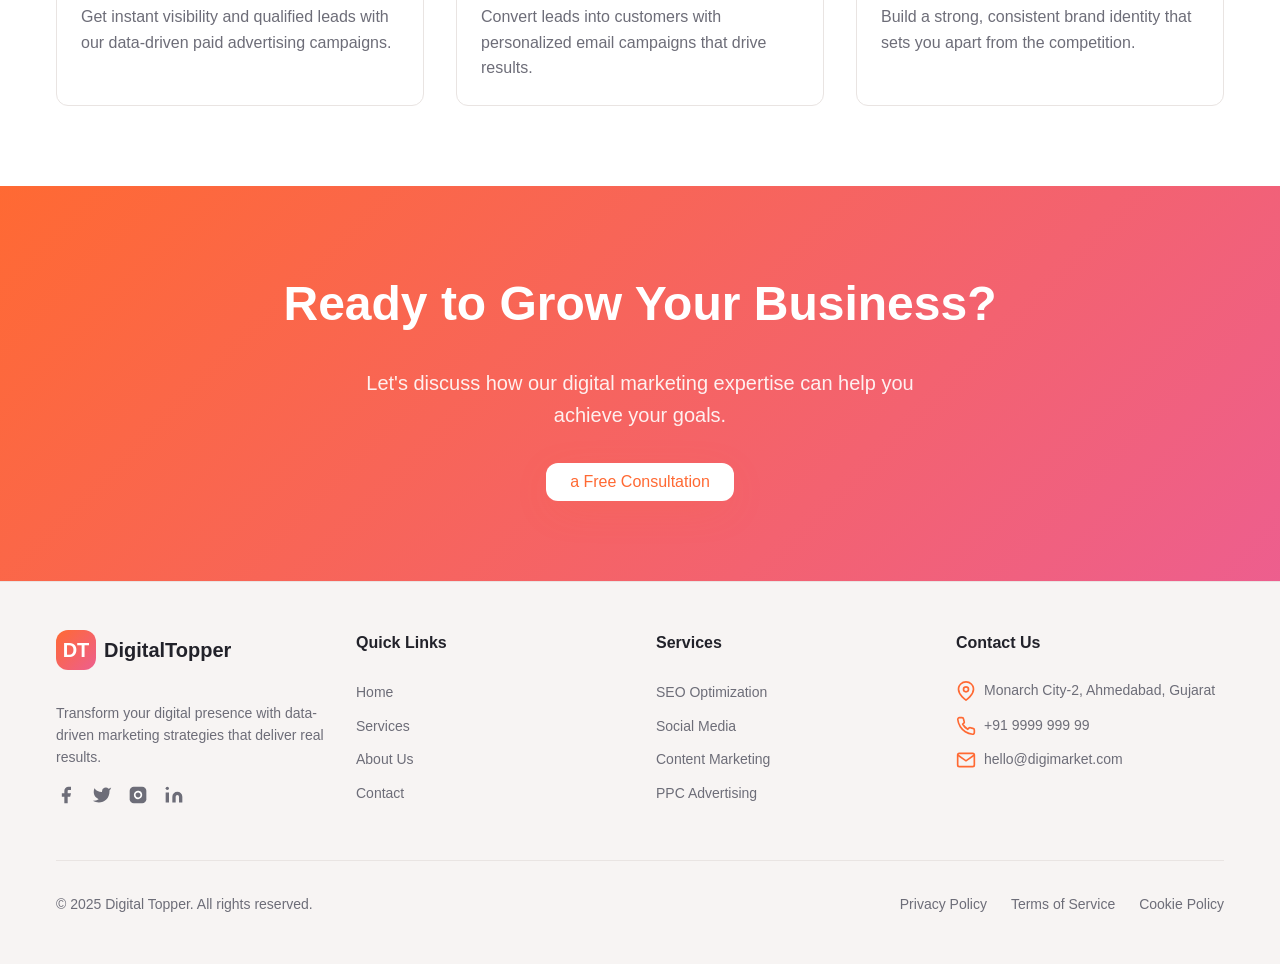
<file: privacy.html>
<!DOCTYPE html>
<html lang="en">
<head>
    <meta charset="UTF-8">
    <meta name="viewport" content="width=device-width, initial-scale=1.0">
    <title>DigiMarket - Digital Marketing Agency</title>
    <meta name="description" content="Transform your digital presence with data-driven marketing strategies. SEO, Social Media, PPC, and Content Marketing services.">
    <link rel="stylesheet" href="style.css">
</head>
<body>
    <!-- Header -->
    <header class="header">
        <nav class="nav-container">
            <div class="nav-content">
                <!-- Logo -->
                <div class="logo">
                    <div class="logo-icon">
                        <span>DT</span>
                    </div>
                    <span class="logo-text">DigitalTopper</span>
                </div>

                <!-- Desktop Navigation -->
                <div class="nav-menu desktop-nav">
                    <a href="index.html" class="nav-link">Home</a>
                    
                    <div class="dropdown">
                        <button class="nav-link dropdown-toggle">
                            Services
                            <svg class="chevron" width="16" height="16" viewBox="0 0 24 24" fill="none" stroke="currentColor" stroke-width="2">
                                <polyline points="6 9 12 15 18 9"></polyline>
                            </svg>
                        </button>
                        <div class="dropdown-menu">
                            <div class="dropdown-grid">
                                <a href="seo-optimization.html" class="dropdown-item">
                                    <div class="dropdown-title">SEO Optimization</div>
                                    <p class="dropdown-desc">Boost your search rankings</p>
                                </a>
                                <a href="social-marketing.html" class="dropdown-item">
                                    <div class="dropdown-title">Social Media Marketing</div>
                                    <p class="dropdown-desc">Engage your audience</p>
                                </a>
                                <a href="content-marketing.html" class="dropdown-item">
                                    <div class="dropdown-title">Content Marketing</div>
                                    <p class="dropdown-desc">Tell your brand story</p>
                                </a>
                                <a href="ppc.html" class="dropdown-item">
                                    <div class="dropdown-title">PPC Advertising</div>
                                    <p class="dropdown-desc">Drive targeted traffic</p>
                                </a>
                            </div>
                        </div>
                    </div>

                    <a href="about.html" class="nav-link">About</a>
                    <a href="contact.html" class="nav-link">Contact</a>
                    
                    <a href="contact.html"><button class="btn btn-primary">Get Started</button></a>
                </div>

                <!-- Mobile Menu Button -->
                <button class="mobile-menu-btn" id="mobileMenuBtn">
                    <svg class="menu-icon" width="24" height="24" viewBox="0 0 24 24" fill="none" stroke="currentColor" stroke-width="2">
                        <line x1="3" y1="12" x2="21" y2="12"></line>
                        <line x1="3" y1="6" x2="21" y2="6"></line>
                        <line x1="3" y1="18" x2="21" y2="18"></line>
                    </svg>
                    <svg class="close-icon" width="24" height="24" viewBox="0 0 24 24" fill="none" stroke="currentColor" stroke-width="2">
                        <line x1="18" y1="6" x2="6" y2="18"></line>
                        <line x1="6" y1="6" x2="18" y2="18"></line>
                    </svg>
                </button>
            </div>

            <!-- Mobile Menu -->
            <div class="mobile-menu" id="mobileMenu">
                <a href="#home" class="mobile-nav-link">Home</a>
                <div class="mobile-dropdown">
                    <div class="mobile-dropdown-title">Services</div>
                    <div class="mobile-dropdown-content">
                        <a href="#services" class="mobile-dropdown-link">SEO Optimization</a>
                        <a href="#services" class="mobile-dropdown-link">Social Media Marketing</a>
                        <a href="#services" class="mobile-dropdown-link">Content Marketing</a>
                        <a href="#services" class="mobile-dropdown-link">PPC Advertising</a>
                    </div>
                </div>
                <a href="#about" class="mobile-nav-link">About</a>
                <a href="#contact" class="mobile-nav-link">Contact</a>
                <button class="btn btn-primary mobile-btn">Get Started</button>
            </div>
        </nav>
    </header>

    <main>
        <!-- Hero Section -->
        <section id="home" class="hero">
            <div class="hero-overlay"></div>
            <div class="hero-image"></div>
            <div class="hero-content">
                <h1 class="hero-title">Privacy Policy</h1>
                <p class="hero-subtitle">Privacy Policy</p>
                <div class="hero-buttons">
                    <a href="contact.html"><button class="btn btn-hero">
                        Get Started 
                        <svg width="20" height="20" viewBox="0 0 24 24" fill="none" stroke="currentColor" stroke-width="2">
                            <line x1="5" y1="12" x2="19" y2="12"></line>
                            <polyline points="12 5 19 12 12 19"></polyline>
                        </svg>
                    </button></a>
                    <a href="portfolio.html"><button class="btn btn-outline">View Our Work</button></a>
                </div>
            </div>
        </section>

        <!-- Stats Section -->
        <section class="stats">
            <div class="container">
                <div class="stats-grid">
                    <div class="stat-item">
                        <div class="stat-value">500+</div>
                        <div class="stat-label">Happy Clients</div>
                    </div>
                    <div class="stat-item">
                        <div class="stat-value">98%</div>
                        <div class="stat-label">Success Rate</div>
                    </div>
                    <div class="stat-item">
                        <div class="stat-value">250M+</div>
                        <div class="stat-label">Revenue Generated</div>
                    </div>
                    <div class="stat-item">
                        <div class="stat-value">50+</div>
                        <div class="stat-label">Team Members</div>
                    </div>
                </div>
            </div>
        </section>

        <!-- Services Section -->
        <section id="services" class="services">
            <div class="container">
                <div class="section-header">
                    <h2 class="section-title">Our Services</h2>
                    <p class="section-subtitle">Comprehensive digital marketing solutions tailored to your business goals</p>
                </div>
                <div class="services-grid">
                    <div class="service-card">
                        <div class="service-icon">
                            <svg width="24" height="24" viewBox="0 0 24 24" fill="none" stroke="currentColor" stroke-width="2">
                                <circle cx="12" cy="12" r="10"></circle>
                                <circle cx="12" cy="12" r="6"></circle>
                                <circle cx="12" cy="12" r="2"></circle>
                            </svg>
                        </div>
                        <h3 class="service-title">SEO Optimization</h3>
                        <p class="service-desc">Boost your search engine rankings and drive organic traffic with our proven SEO strategies.</p>
                    </div>
                    
                    <div class="service-card">
                        <div class="service-icon">
                            <svg width="24" height="24" viewBox="0 0 24 24" fill="none" stroke="currentColor" stroke-width="2">
                                <polyline points="23 6 13.5 15.5 8.5 10.5 1 18"></polyline>
                                <polyline points="17 6 23 6 23 12"></polyline>
                            </svg>
                        </div>
                        <h3 class="service-title">Social Media Marketing</h3>
                        <p class="service-desc">Engage your audience across all major platforms with compelling content and campaigns.</p>
                    </div>

                    <div class="service-card">
                        <div class="service-icon">
                            <svg width="24" height="24" viewBox="0 0 24 24" fill="none" stroke="currentColor" stroke-width="2">
                                <path d="M17 21v-2a4 4 0 0 0-4-4H5a4 4 0 0 0-4 4v2"></path>
                                <circle cx="9" cy="7" r="4"></circle>
                                <path d="M23 21v-2a4 4 0 0 0-3-3.87"></path>
                                <path d="M16 3.13a4 4 0 0 1 0 7.75"></path>
                            </svg>
                        </div>
                        <h3 class="service-title">Content Marketing</h3>
                        <p class="service-desc">Tell your brand story with high-quality content that resonates with your target audience.</p>
                    </div>

                    <div class="service-card">
                        <div class="service-icon">
                            <svg width="24" height="24" viewBox="0 0 24 24" fill="none" stroke="currentColor" stroke-width="2">
                                <line x1="18" y1="20" x2="18" y2="10"></line>
                                <line x1="12" y1="20" x2="12" y2="4"></line>
                                <line x1="6" y1="20" x2="6" y2="14"></line>
                            </svg>
                        </div>
                        <h3 class="service-title">PPC Advertising</h3>
                        <p class="service-desc">Get instant visibility and qualified leads with our data-driven paid advertising campaigns.</p>
                    </div>

                    <div class="service-card">
                        <div class="service-icon">
                            <svg width="24" height="24" viewBox="0 0 24 24" fill="none" stroke="currentColor" stroke-width="2">
                                <polygon points="13 2 3 14 12 14 11 22 21 10 12 10 13 2"></polygon>
                            </svg>
                        </div>
                        <h3 class="service-title">Email Marketing</h3>
                        <p class="service-desc">Convert leads into customers with personalized email campaigns that drive results.</p>
                    </div>

                    <div class="service-card">
                        <div class="service-icon">
                            <svg width="24" height="24" viewBox="0 0 24 24" fill="none" stroke="currentColor" stroke-width="2">
                                <path d="M12 22s8-4 8-10V5l-8-3-8 3v7c0 6 8 10 8 10z"></path>
                            </svg>
                        </div>
                        <h3 class="service-title">Brand Strategy</h3>
                        <p class="service-desc">Build a strong, consistent brand identity that sets you apart from the competition.</p>
                    </div>
                </div>
            </div>
        </section>

        <!-- CTA Section -->
        <section id="contact" class="cta">
            <div class="container cta-content">
                <h2 class="cta-title">Ready to Grow Your Business?</h2>
                <p class="cta-subtitle">Let's discuss how our digital marketing expertise can help you achieve your goals.</p>
                <a href="contact.html"><button class="btn btn-hero"> a Free Consultation </button></a>
            </div>
        </section>
    </main>

    <!-- Footer -->
    <footer class="footer">
        <div class="container">
            <div class="footer-grid">
                <!-- Company Info -->
                <div class="footer-col">
                    <div class="logo footer-logo">
                        <div class="logo-icon">
                            <span>DT</span>
                        </div>
                        <span class="logo-text">DigitalTopper</span>
                    </div>
                    <p class="footer-desc">Transform your digital presence with data-driven marketing strategies that deliver real results.</p>
                    <div class="social-links">
                        <a href="#" class="social-link">
                            <svg width="20" height="20" viewBox="0 0 24 24" fill="currentColor">
                                <path d="M18 2h-3a5 5 0 0 0-5 5v3H7v4h3v8h4v-8h3l1-4h-4V7a1 1 0 0 1 1-1h3z"></path>
                            </svg>
                        </a>
                        <a href="#" class="social-link">
                            <svg width="20" height="20" viewBox="0 0 24 24" fill="currentColor">
                                <path d="M23 3a10.9 10.9 0 0 1-3.14 1.53 4.48 4.48 0 0 0-7.86 3v1A10.66 10.66 0 0 1 3 4s-4 9 5 13a11.64 11.64 0 0 1-7 2c9 5 20 0 20-11.5a4.5 4.5 0 0 0-.08-.83A7.72 7.72 0 0 0 23 3z"></path>
                            </svg>
                        </a>
                        <a href="#" class="social-link">
                            <svg width="20" height="20" viewBox="0 0 24 24" fill="currentColor">
                                <rect x="2" y="2" width="20" height="20" rx="5" ry="5"></rect>
                                <path d="M16 11.37A4 4 0 1 1 12.63 8 4 4 0 0 1 16 11.37z" stroke="white" stroke-width="2"></path>
                                <line x1="17.5" y1="6.5" x2="17.51" y2="6.5" stroke="white" stroke-width="2"></line>
                            </svg>
                        </a>
                        <a href="#" class="social-link">
                            <svg width="20" height="20" viewBox="0 0 24 24" fill="currentColor">
                                <path d="M16 8a6 6 0 0 1 6 6v7h-4v-7a2 2 0 0 0-2-2 2 2 0 0 0-2 2v7h-4v-7a6 6 0 0 1 6-6z"></path>
                                <rect x="2" y="9" width="4" height="12"></rect>
                                <circle cx="4" cy="4" r="2"></circle>
                            </svg>
                        </a>
                    </div>
                </div>

                <!-- Quick Links -->
                <div class="footer-col">
                    <h3 class="footer-heading">Quick Links</h3>
                    <ul class="footer-links">
                        <li><a href="index.html">Home</a></li>
                        <li><a href="social-marketing.html">Services</a></li>
                        <li><a href="about.html">About Us</a></li>
                        <li><a href="contact.html">Contact</a></li>
                    </ul>
                </div>

                <!-- Services -->
                <div class="footer-col">
                    <h3 class="footer-heading">Services</h3>
                    <ul class="footer-links">
                        <li><a href="seo-optimization.html">SEO Optimization</a></li>
                        <li><a href="social-marketing.html">Social Media</a></li>
                        <li><a href="content-marketing.html">Content Marketing</a></li>
                        <li><a href="ppc.html">PPC Advertising</a></li>
                    </ul>
                </div>

                <!-- Contact Info -->
                <div class="footer-col">
                    <h3 class="footer-heading">Contact Us</h3>
                    <ul class="footer-contact">
                        <li>
                            <svg width="20" height="20" viewBox="0 0 24 24" fill="none" stroke="currentColor" stroke-width="2">
                                <path d="M21 10c0 7-9 13-9 13s-9-6-9-13a9 9 0 0 1 18 0z"></path>
                                <circle cx="12" cy="10" r="3"></circle>
                            </svg>
                            <span>Monarch City-2, Ahmedabad, Gujarat</span>
                        </li>
                        <li>
                            <svg width="20" height="20" viewBox="0 0 24 24" fill="none" stroke="currentColor" stroke-width="2">
                                <path d="M22 16.92v3a2 2 0 0 1-2.18 2 19.79 19.79 0 0 1-8.63-3.07 19.5 19.5 0 0 1-6-6 19.79 19.79 0 0 1-3.07-8.67A2 2 0 0 1 4.11 2h3a2 2 0 0 1 2 1.72 12.84 12.84 0 0 0 .7 2.81 2 2 0 0 1-.45 2.11L8.09 9.91a16 16 0 0 0 6 6l1.27-1.27a2 2 0 0 1 2.11-.45 12.84 12.84 0 0 0 2.81.7A2 2 0 0 1 22 16.92z"></path>
                            </svg>
                            <span>+91 9999 999 99</span>
                        </li>
                        <li>
                            <svg width="20" height="20" viewBox="0 0 24 24" fill="none" stroke="currentColor" stroke-width="2">
                                <path d="M4 4h16c1.1 0 2 .9 2 2v12c0 1.1-.9 2-2 2H4c-1.1 0-2-.9-2-2V6c0-1.1.9-2 2-2z"></path>
                                <polyline points="22,6 12,13 2,6"></polyline>
                            </svg>
                            <span>hello@digimarket.com</span>
                        </li>
                    </ul>
                </div>
            </div>

            <div class="footer-bottom">
                <p class="footer-copyright">© 2025 Digital Topper. All rights reserved.</p>
                <div class="footer-legal">
                    <a href="privacy.html">Privacy Policy</a>
                    <a href="termsofuse.html">Terms of Service</a>
                    <a href="cookie.html">Cookie Policy</a>
                </div>
            </div>
        </div>
    </footer>

    <script src="script.js"></script>
</body>
</html>
</file>
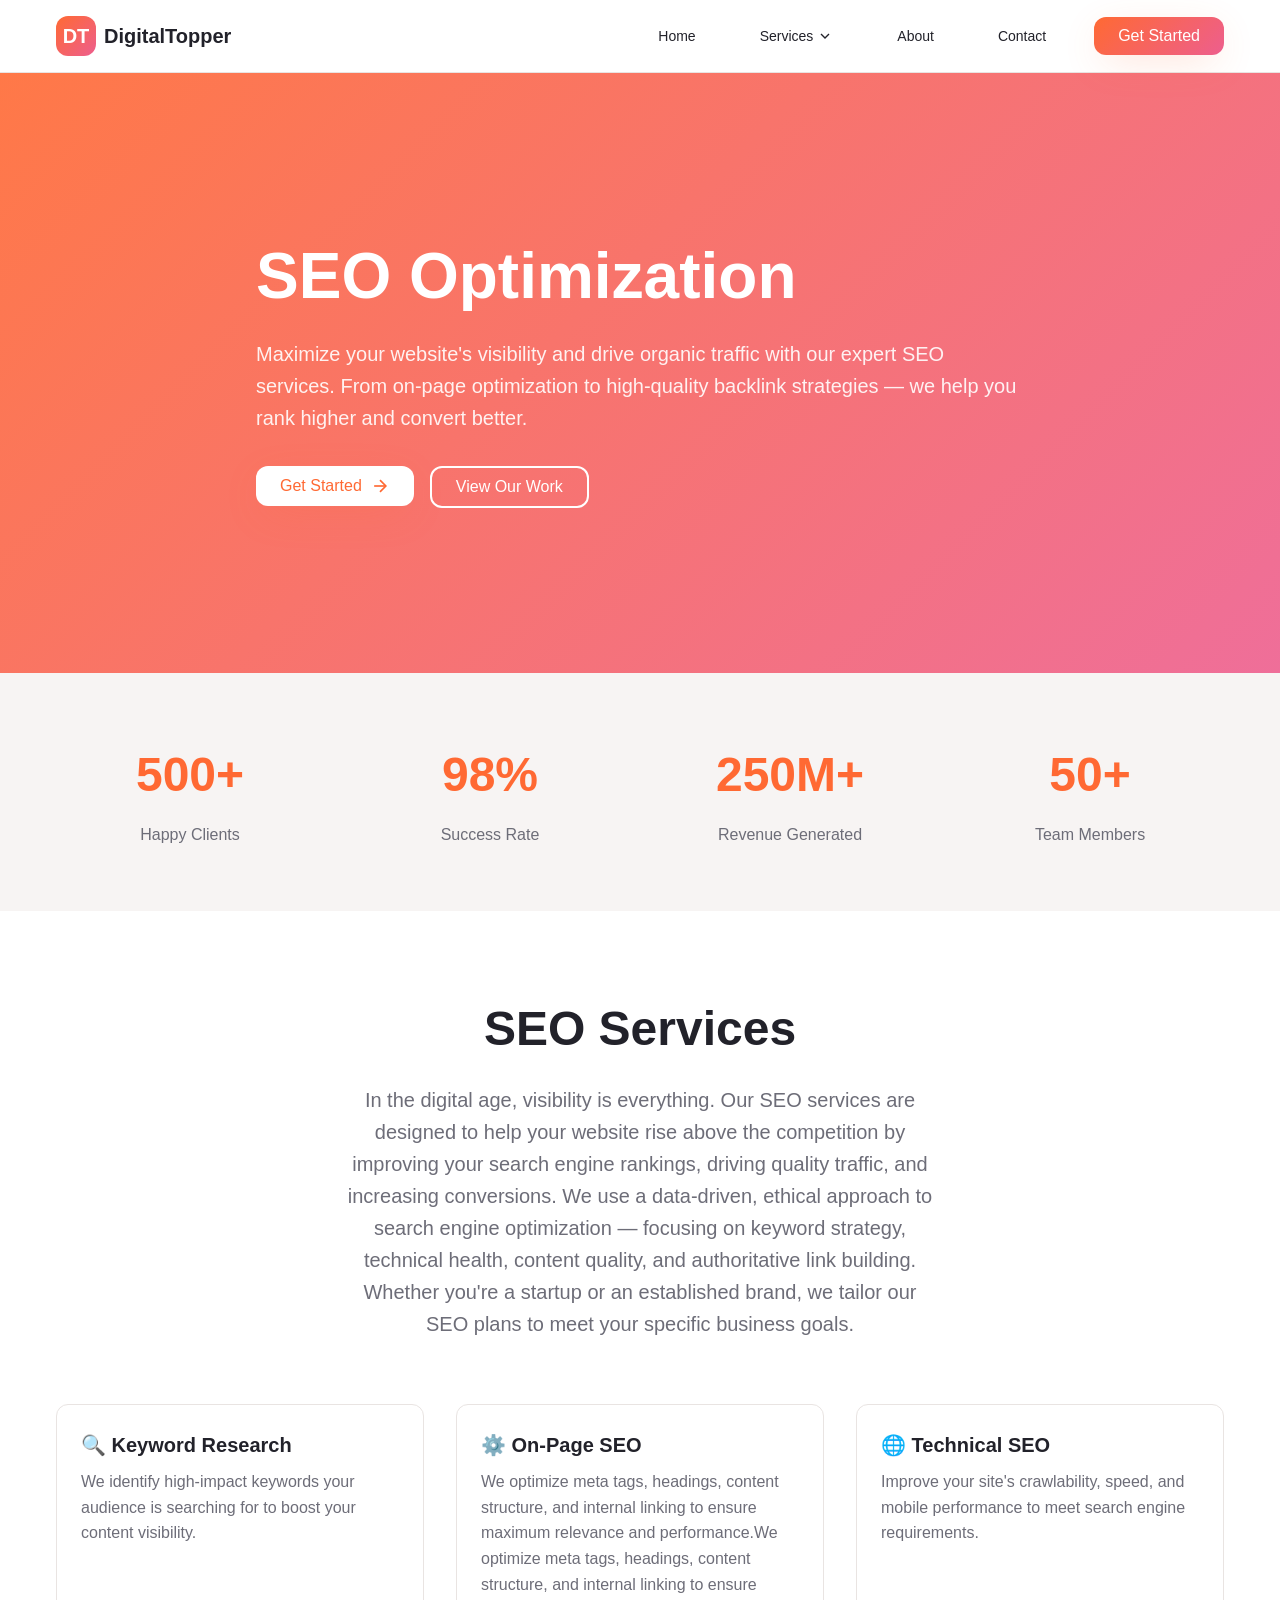
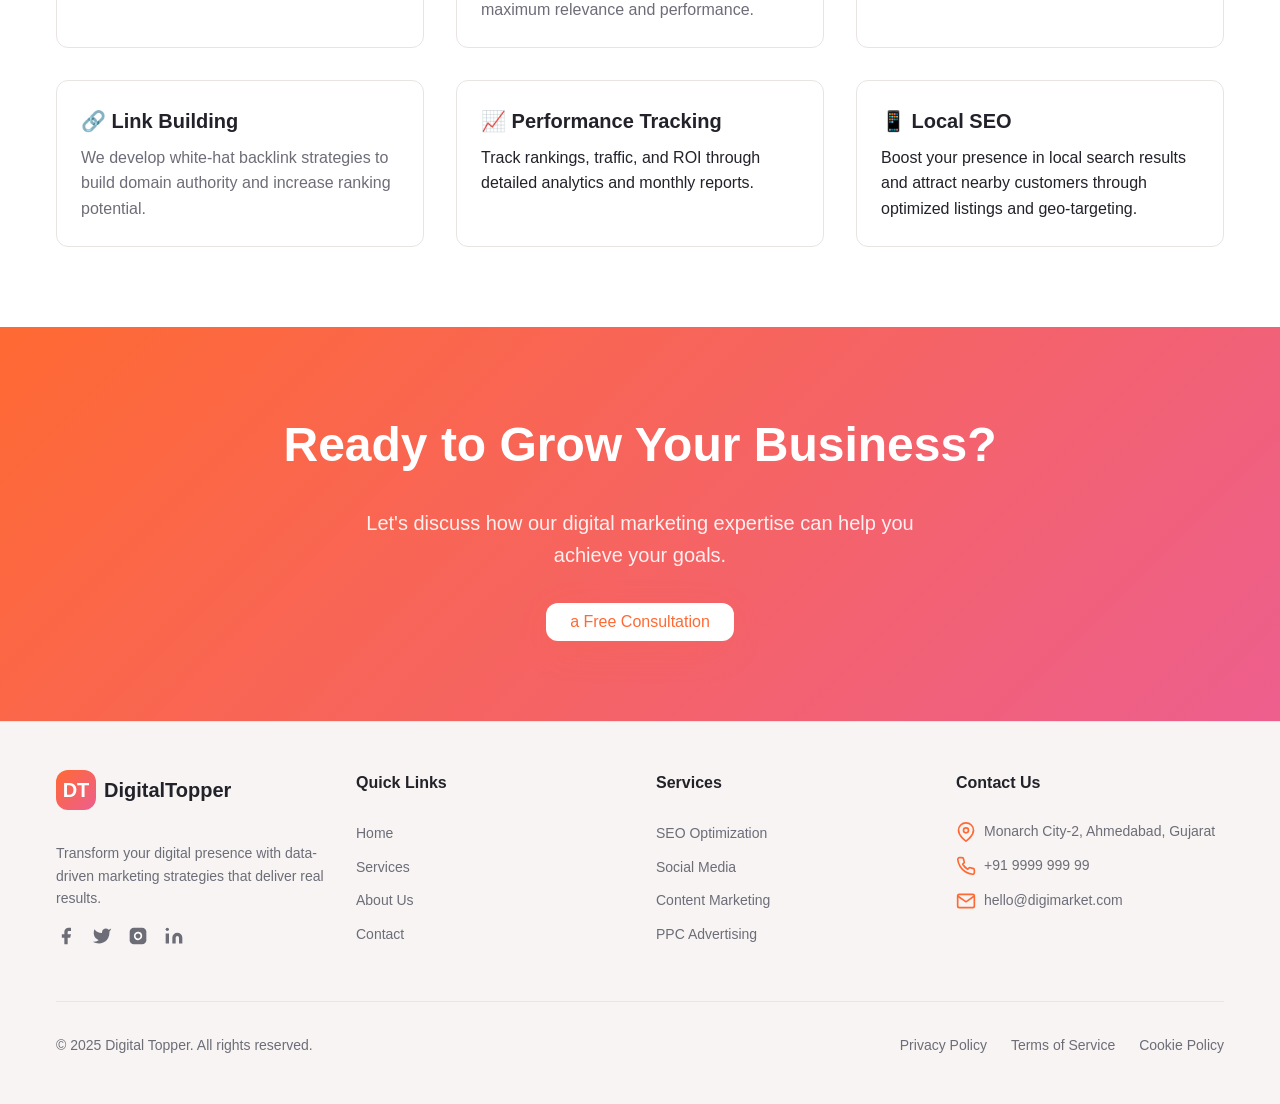
<file: seo-optimization.html>
<!DOCTYPE html>
<html lang="en">

<head>
    <meta charset="UTF-8">
    <meta name="viewport" content="width=device-width, initial-scale=1.0">
    <title>DigiMarket - Digital Marketing Agency</title>
    <meta name="description"
        content="Transform your digital presence with data-driven marketing strategies. SEO, Social Media, PPC, and Content Marketing services.">
    <link rel="stylesheet" href="style.css">
</head>

<body>
    <!-- Header -->
    <header class="header">
        <nav class="nav-container">
            <div class="nav-content">
                <!-- Logo -->
                <div class="logo">
                    <div class="logo-icon">
                        <span>DT</span>
                    </div>
                    <span class="logo-text">DigitalTopper</span>
                </div>

                <!-- Desktop Navigation -->
                <div class="nav-menu desktop-nav">
                    <a href="index.html" class="nav-link">Home</a>

                    <div class="dropdown">
                        <button class="nav-link dropdown-toggle">
                            Services
                            <svg class="chevron" width="16" height="16" viewBox="0 0 24 24" fill="none"
                                stroke="currentColor" stroke-width="2">
                                <polyline points="6 9 12 15 18 9"></polyline>
                            </svg>
                        </button>
                        <div class="dropdown-menu">
                            <div class="dropdown-grid">
                                <a href="seo-optimization.html" class="dropdown-item">
                                    <div class="dropdown-title">SEO Optimization</div>
                                    <p class="dropdown-desc">Boost your search rankings</p>
                                </a>
                                <a href="social-marketing.html" class="dropdown-item">
                                    <div class="dropdown-title">Social Media Marketing</div>
                                    <p class="dropdown-desc">Engage your audience</p>
                                </a>
                                <a href="content-marketing.html" class="dropdown-item">
                                    <div class="dropdown-title">Content Marketing</div>
                                    <p class="dropdown-desc">Tell your brand story</p>
                                </a>
                                <a href="ppc.html" class="dropdown-item">
                                    <div class="dropdown-title">PPC Advertising</div>
                                    <p class="dropdown-desc">Drive targeted traffic</p>
                                </a>
                            </div>
                        </div>
                    </div>

                    <a href="about.html" class="nav-link">About</a>
                    <a href="contact.html" class="nav-link">Contact</a>

                    <a href="contact.html"><button class="btn btn-primary">Get Started</button></a>
                </div>

                <!-- Mobile Menu Button -->
                <button class="mobile-menu-btn" id="mobileMenuBtn">
                    <svg class="menu-icon" width="24" height="24" viewBox="0 0 24 24" fill="none" stroke="currentColor"
                        stroke-width="2">
                        <line x1="3" y1="12" x2="21" y2="12"></line>
                        <line x1="3" y1="6" x2="21" y2="6"></line>
                        <line x1="3" y1="18" x2="21" y2="18"></line>
                    </svg>
                    <svg class="close-icon" width="24" height="24" viewBox="0 0 24 24" fill="none" stroke="currentColor"
                        stroke-width="2">
                        <line x1="18" y1="6" x2="6" y2="18"></line>
                        <line x1="6" y1="6" x2="18" y2="18"></line>
                    </svg>
                </button>
            </div>

            <!-- Mobile Menu -->
            <div class="mobile-menu" id="mobileMenu">
                <a href="#home" class="mobile-nav-link">Home</a>
                <div class="mobile-dropdown">
                    <div class="mobile-dropdown-title">Services</div>
                    <div class="mobile-dropdown-content">
                        <a href="#services" class="mobile-dropdown-link">SEO Optimization</a>
                        <a href="#services" class="mobile-dropdown-link">Social Media Marketing</a>
                        <a href="#services" class="mobile-dropdown-link">Content Marketing</a>
                        <a href="#services" class="mobile-dropdown-link">PPC Advertising</a>
                    </div>
                </div>
                <a href="#about" class="mobile-nav-link">About</a>
                <a href="#contact" class="mobile-nav-link">Contact</a>
                <button class="btn btn-primary mobile-btn">Get Started</button>
            </div>
        </nav>
    </header>

    <main>
        <!-- Hero Section -->
        <section id="home" class="hero">
            <div class="hero-overlay"></div>
            <div class="hero-image-seo1"></div>
            <div class="hero-content">
                <h1 class="hero-title">SEO Optimization</h1>
                <p class="hero-subtitle"> Maximize your website's visibility and drive organic traffic with our expert
                    SEO services.
                    From on-page optimization to high-quality backlink strategies — we help you rank higher and convert
                    better.</p>
                <div class="hero-buttons">
                    <a href="contact.html"><button class="btn btn-hero">
                            Get Started
                            <svg width="20" height="20" viewBox="0 0 24 24" fill="none" stroke="currentColor"
                                stroke-width="2">
                                <line x1="5" y1="12" x2="19" y2="12"></line>
                                <polyline points="12 5 19 12 12 19"></polyline>
                            </svg>
                        </button></a>
                    <a href="portfolio.html"><button class="btn btn-outline">View Our Work</button></a>
                </div>
            </div>
        </section>

        <!-- Stats Section -->
        <section class="stats">
            <div class="container">
                <div class="stats-grid">
                    <div class="stat-item">
                        <div class="stat-value">500+</div>
                        <div class="stat-label">Happy Clients</div>
                    </div>
                    <div class="stat-item">
                        <div class="stat-value">98%</div>
                        <div class="stat-label">Success Rate</div>
                    </div>
                    <div class="stat-item">
                        <div class="stat-value">250M+</div>
                        <div class="stat-label">Revenue Generated</div>
                    </div>
                    <div class="stat-item">
                        <div class="stat-value">50+</div>
                        <div class="stat-label">Team Members</div>
                    </div>
                </div>
            </div>
        </section>

        <section id="services" class="services">
            <div class="container">
                <div class="section-header">
                    <h2 class="section-title">SEO Services</h2>
                    <p class="section-subtitle">
                        In the digital age, visibility is everything. Our SEO services are designed to help your website
                        rise above the competition by improving your search engine rankings, driving quality traffic,
                        and increasing conversions.

                        We use a data-driven, ethical approach to search engine optimization — focusing on keyword
                        strategy, technical health, content quality, and authoritative link building. Whether you're a
                        startup or an established brand, we tailor our SEO plans to meet your specific business goals.
                    </p>
                </div>
                <div class="services-grid">
                    <div class="service-card">

                        <h3 class="service-title">🔍 Keyword Research</h3>
                        <p class="service-desc">We identify high-impact keywords your audience is searching for to boost
                            your content visibility.</p>
                    </div>

                    <div class="service-card">

                        <h3 class="service-title">⚙️ On-Page SEO</h3>
                        <p class="service-desc">We optimize meta tags, headings, content structure, and internal linking
                            to ensure maximum relevance and performance.We optimize meta tags, headings, content
                            structure, and internal linking to ensure maximum relevance and performance.</p>
                    </div>

                    <div class="service-card">

                        <h3 class="service-title">🌐 Technical SEO</h3>
                        <p class="service-desc">Improve your site's crawlability, speed, and mobile performance to meet
                            search engine requirements.</p>
                    </div>

                    <div class="service-card">

                        <h3 class="service-title">🔗 Link Building</h3>
                        <p class="service-desc">We develop white-hat backlink strategies to build domain authority and
                            increase ranking potential.</p>
                    </div>

                    <div class="service-card">

                        <h3 class="service-title">📈 Performance Tracking</h3>
                        <p>Track rankings, traffic, and ROI through detailed analytics and monthly reports.</p>
                    </div>

                    <div class="service-card">

                        <h3 class="service-title">📱 Local SEO</h3>
                        <p>Boost your presence in local search results and attract nearby customers through optimized
                            listings and geo-targeting.</p>
                    </div>
                </div>
            </div>
        </section>

        <!-- CTA Section -->
        <section id="contact" class="cta">
            <div class="container cta-content">
                <h2 class="cta-title">Ready to Grow Your Business?</h2>
                <p class="cta-subtitle">Let's discuss how our digital marketing expertise can help you achieve your
                    goals.</p>
                <a href="contact.html"><button class="btn btn-hero"> a Free Consultation </button></a>
            </div>
        </section>
    </main>

    <!-- Footer -->
    <footer class="footer">
        <div class="container">
            <div class="footer-grid">
                <!-- Company Info -->
                <div class="footer-col">
                    <div class="logo footer-logo">
                        <div class="logo-icon">
                            <span>DT</span>
                        </div>
                        <span class="logo-text">DigitalTopper</span>
                    </div>
                    <p class="footer-desc">Transform your digital presence with data-driven marketing strategies that
                        deliver real results.</p>
                    <div class="social-links">
                        <a href="#" class="social-link">
                            <svg width="20" height="20" viewBox="0 0 24 24" fill="currentColor">
                                <path d="M18 2h-3a5 5 0 0 0-5 5v3H7v4h3v8h4v-8h3l1-4h-4V7a1 1 0 0 1 1-1h3z"></path>
                            </svg>
                        </a>
                        <a href="#" class="social-link">
                            <svg width="20" height="20" viewBox="0 0 24 24" fill="currentColor">
                                <path
                                    d="M23 3a10.9 10.9 0 0 1-3.14 1.53 4.48 4.48 0 0 0-7.86 3v1A10.66 10.66 0 0 1 3 4s-4 9 5 13a11.64 11.64 0 0 1-7 2c9 5 20 0 20-11.5a4.5 4.5 0 0 0-.08-.83A7.72 7.72 0 0 0 23 3z">
                                </path>
                            </svg>
                        </a>
                        <a href="#" class="social-link">
                            <svg width="20" height="20" viewBox="0 0 24 24" fill="currentColor">
                                <rect x="2" y="2" width="20" height="20" rx="5" ry="5"></rect>
                                <path d="M16 11.37A4 4 0 1 1 12.63 8 4 4 0 0 1 16 11.37z" stroke="white"
                                    stroke-width="2"></path>
                                <line x1="17.5" y1="6.5" x2="17.51" y2="6.5" stroke="white" stroke-width="2"></line>
                            </svg>
                        </a>
                        <a href="#" class="social-link">
                            <svg width="20" height="20" viewBox="0 0 24 24" fill="currentColor">
                                <path
                                    d="M16 8a6 6 0 0 1 6 6v7h-4v-7a2 2 0 0 0-2-2 2 2 0 0 0-2 2v7h-4v-7a6 6 0 0 1 6-6z">
                                </path>
                                <rect x="2" y="9" width="4" height="12"></rect>
                                <circle cx="4" cy="4" r="2"></circle>
                            </svg>
                        </a>
                    </div>
                </div>

                <!-- Quick Links -->
                <div class="footer-col">
                    <h3 class="footer-heading">Quick Links</h3>
                    <ul class="footer-links">
                        <li><a href="index.html">Home</a></li>
                        <li><a href="social-marketing.html">Services</a></li>
                        <li><a href="about.html">About Us</a></li>
                        <li><a href="contact.html">Contact</a></li>
                    </ul>
                </div>

                <!-- Services -->
                <div class="footer-col">
                    <h3 class="footer-heading">Services</h3>
                    <ul class="footer-links">
                        <li><a href="seo-optimization.html">SEO Optimization</a></li>
                        <li><a href="social-marketing.html">Social Media</a></li>
                        <li><a href="content-marketing.html">Content Marketing</a></li>
                        <li><a href="ppc.html">PPC Advertising</a></li>
                    </ul>
                </div>

                <!-- Contact Info -->
                <div class="footer-col">
                    <h3 class="footer-heading">Contact Us</h3>
                    <ul class="footer-contact">
                        <li>
                            <svg width="20" height="20" viewBox="0 0 24 24" fill="none" stroke="currentColor" stroke-width="2">
                                <path d="M21 10c0 7-9 13-9 13s-9-6-9-13a9 9 0 0 1 18 0z"></path>
                                <circle cx="12" cy="10" r="3"></circle>
                            </svg>
                            <span>Monarch City-2, Ahmedabad, Gujarat</span>
                        </li>
                        <li>
                            <svg width="20" height="20" viewBox="0 0 24 24" fill="none" stroke="currentColor" stroke-width="2">
                                <path d="M22 16.92v3a2 2 0 0 1-2.18 2 19.79 19.79 0 0 1-8.63-3.07 19.5 19.5 0 0 1-6-6 19.79 19.79 0 0 1-3.07-8.67A2 2 0 0 1 4.11 2h3a2 2 0 0 1 2 1.72 12.84 12.84 0 0 0 .7 2.81 2 2 0 0 1-.45 2.11L8.09 9.91a16 16 0 0 0 6 6l1.27-1.27a2 2 0 0 1 2.11-.45 12.84 12.84 0 0 0 2.81.7A2 2 0 0 1 22 16.92z"></path>
                            </svg>
                            <span>+91 9999 999 99</span>
                        </li>
                        <li>
                            <svg width="20" height="20" viewBox="0 0 24 24" fill="none" stroke="currentColor"
                                stroke-width="2">
                                <path d="M4 4h16c1.1 0 2 .9 2 2v12c0 1.1-.9 2-2 2H4c-1.1 0-2-.9-2-2V6c0-1.1.9-2 2-2z">
                                </path>
                                <polyline points="22,6 12,13 2,6"></polyline>
                            </svg>
                            <span>hello@digimarket.com</span>
                        </li>
                    </ul>
                </div>
            </div>

            <div class="footer-bottom">
                <p class="footer-copyright">© 2025 Digital Topper. All rights reserved.</p>
                <div class="footer-legal">
                    <a href="privacy.html">Privacy Policy</a>
                    <a href="termsofuse.html">Terms of Service</a>
                    <a href="cookie.html">Cookie Policy</a>
                </div>
            </div>
        </div>
    </footer>

    <script src="script.js"></script>
</body>

</html>
</file>
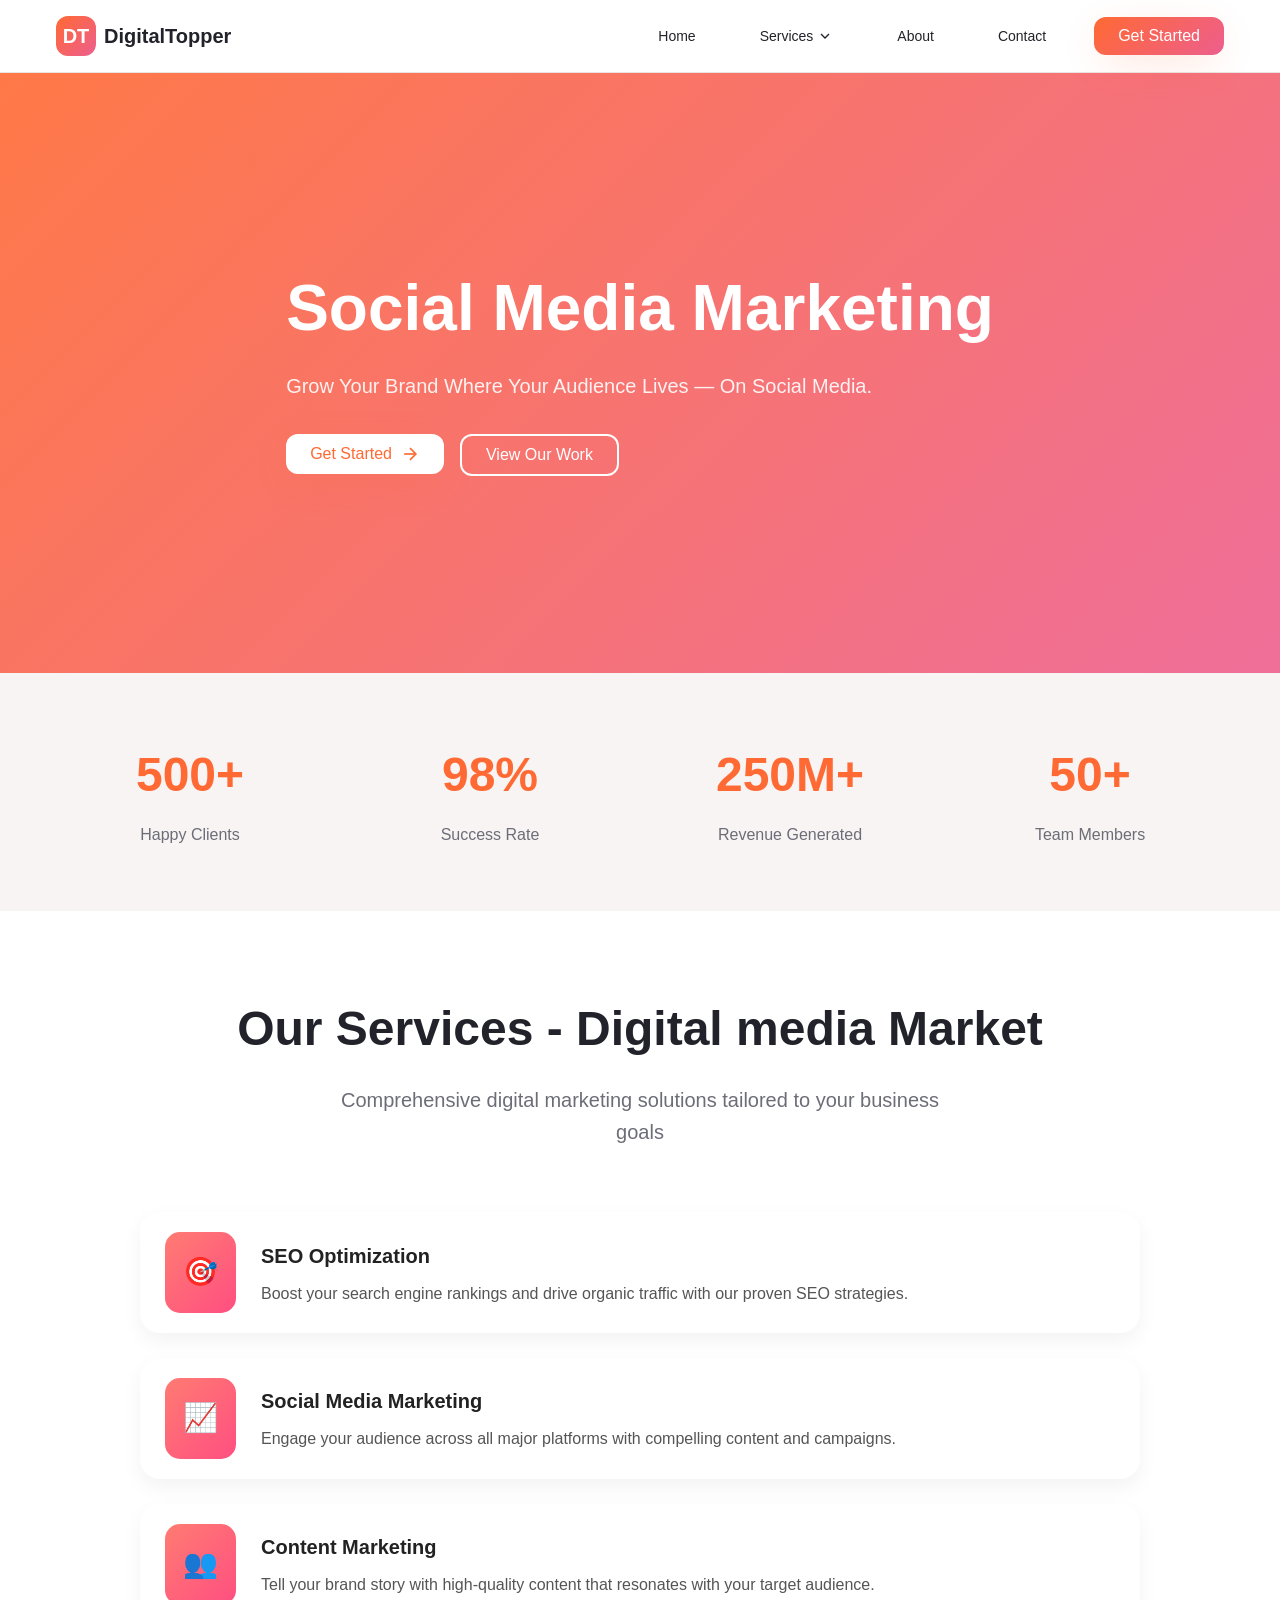
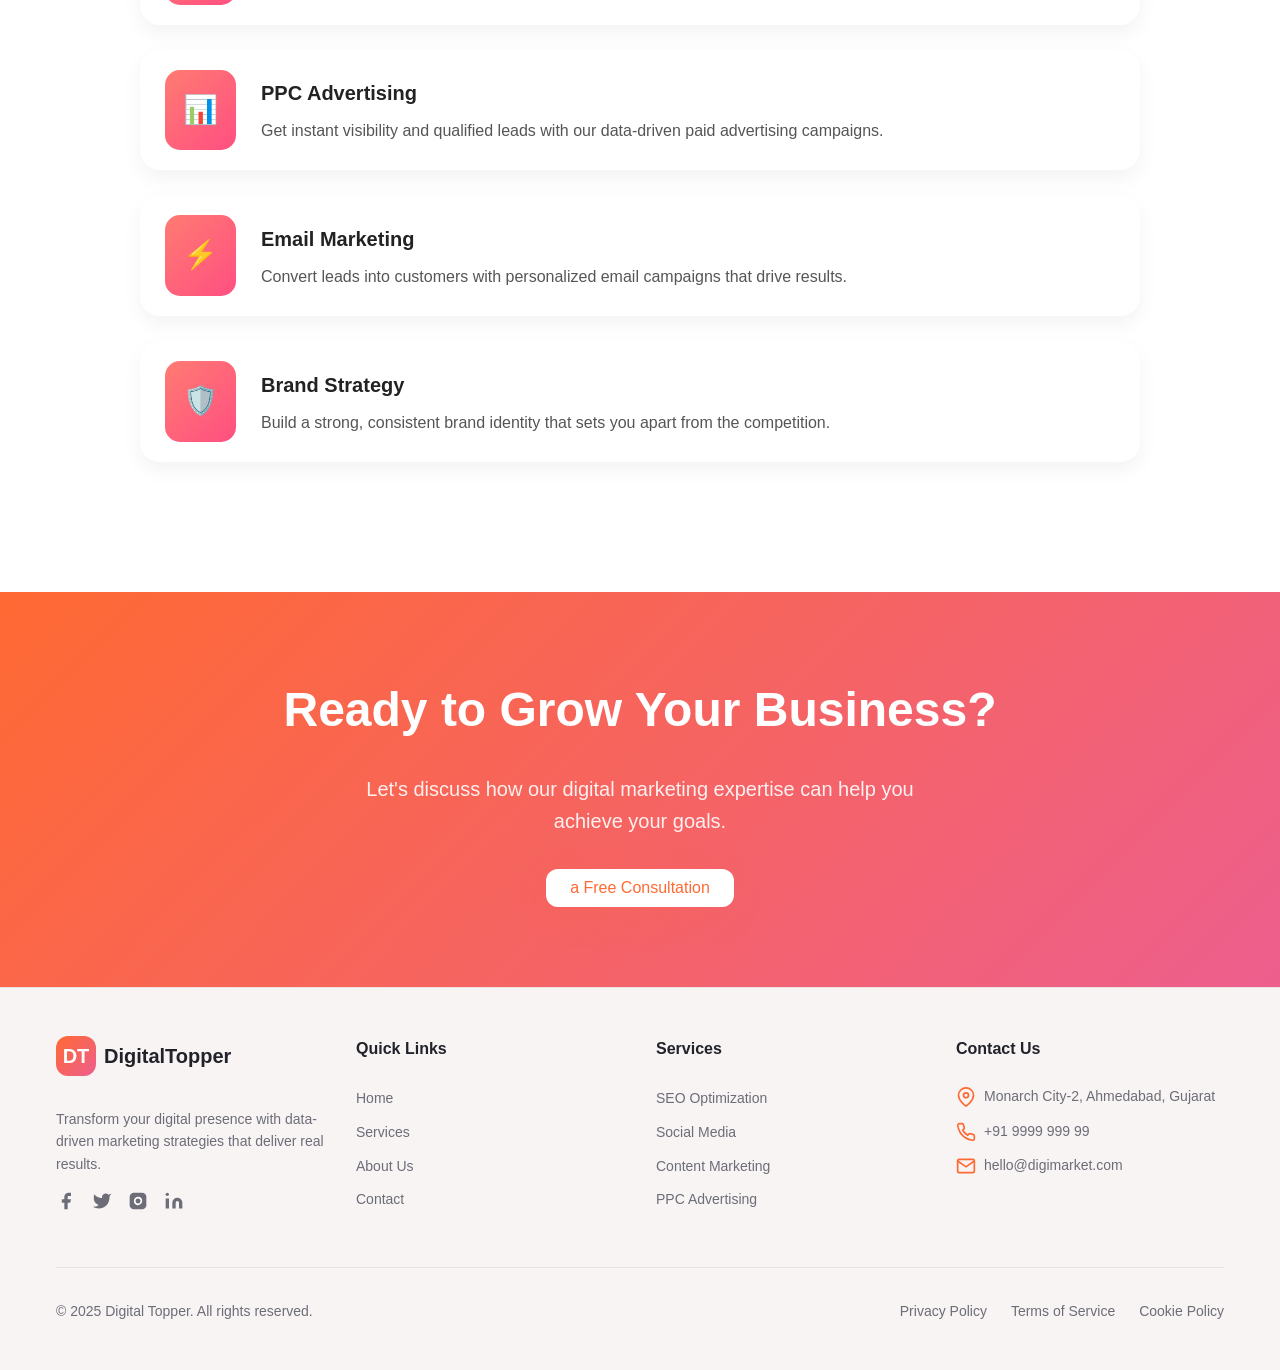
<file: social-marketing.html>
<!DOCTYPE html>
<html lang="en">

<head>
    <meta charset="UTF-8">
    <meta name="viewport" content="width=device-width, initial-scale=1.0">
    <title>DigiMarket - Digital Marketing Agency</title>
    <meta name="description"
        content="Transform your digital presence with data-driven marketing strategies. SEO, Social Media, PPC, and Content Marketing services.">
    <link rel="stylesheet" href="style.css">
</head>

<body>
    <!-- Header -->
    <header class="header">
        <nav class="nav-container">
            <div class="nav-content">
                <!-- Logo -->
                <div class="logo">
                    <div class="logo-icon">
                        <span>DT</span>
                    </div>
                    <span class="logo-text">DigitalTopper</span>
                </div>

                <!-- Desktop Navigation -->
                <div class="nav-menu desktop-nav">
                    <a href="index.html" class="nav-link">Home</a>

                    <div class="dropdown">
                        <button class="nav-link dropdown-toggle">
                            Services
                            <svg class="chevron" width="16" height="16" viewBox="0 0 24 24" fill="none"
                                stroke="currentColor" stroke-width="2">
                                <polyline points="6 9 12 15 18 9"></polyline>
                            </svg>
                        </button>
                        <div class="dropdown-menu">
                            <div class="dropdown-grid">
                                <a href="seo-optimization.html" class="dropdown-item">
                                    <div class="dropdown-title">SEO Optimization</div>
                                    <p class="dropdown-desc">Boost your search rankings</p>
                                </a>
                                <a href="social-marketing.html" class="dropdown-item">
                                    <div class="dropdown-title">Social Media Marketing</div>
                                    <p class="dropdown-desc">Engage your audience</p>
                                </a>
                                <a href="content-marketing.html" class="dropdown-item">
                                    <div class="dropdown-title">Content Marketing</div>
                                    <p class="dropdown-desc">Tell your brand story</p>
                                </a>
                                <a href="ppc.html" class="dropdown-item">
                                    <div class="dropdown-title">PPC Advertising</div>
                                    <p class="dropdown-desc">Drive targeted traffic</p>
                                </a>
                            </div>
                        </div>
                    </div>

                    <a href="about.html" class="nav-link">About</a>
                    <a href="contact.html" class="nav-link">Contact</a>

                    <a href="contact.html"><button class="btn btn-primary">Get Started</button></a>
                </div>

                <!-- Mobile Menu Button -->
                <button class="mobile-menu-btn" id="mobileMenuBtn">
                    <svg class="menu-icon" width="24" height="24" viewBox="0 0 24 24" fill="none" stroke="currentColor"
                        stroke-width="2">
                        <line x1="3" y1="12" x2="21" y2="12"></line>
                        <line x1="3" y1="6" x2="21" y2="6"></line>
                        <line x1="3" y1="18" x2="21" y2="18"></line>
                    </svg>
                    <svg class="close-icon" width="24" height="24" viewBox="0 0 24 24" fill="none" stroke="currentColor"
                        stroke-width="2">
                        <line x1="18" y1="6" x2="6" y2="18"></line>
                        <line x1="6" y1="6" x2="18" y2="18"></line>
                    </svg>
                </button>
            </div>

            <!-- Mobile Menu -->
            <div class="mobile-menu" id="mobileMenu">
                <a href="#home" class="mobile-nav-link">Home</a>
                <div class="mobile-dropdown">
                    <div class="mobile-dropdown-title">Services</div>
                    <div class="mobile-dropdown-content">
                        <a href="#services" class="mobile-dropdown-link">SEO Optimization</a>
                        <a href="#services" class="mobile-dropdown-link">Social Media Marketing</a>
                        <a href="#services" class="mobile-dropdown-link">Content Marketing</a>
                        <a href="#services" class="mobile-dropdown-link">PPC Advertising</a>
                    </div>
                </div>
                <a href="#about" class="mobile-nav-link">About</a>
                <a href="#contact" class="mobile-nav-link">Contact</a>
                <button class="btn btn-primary mobile-btn">Get Started</button>
            </div>
        </nav>
    </header>

    <main>
        <!-- Hero Section -->
        <section id="home" class="hero">
            <div class="hero-overlay"></div>
            <div class="hero-image-seo2"></div>
            <div class="hero-content">
                <h1 class="hero-title">Social Media Marketing</h1>
                <p class="hero-subtitle">Grow Your Brand Where Your Audience Lives — On Social Media.</p>
                <div class="hero-buttons">
                    <a href="contact.html"><button class="btn btn-hero">
                            Get Started
                            <svg width="20" height="20" viewBox="0 0 24 24" fill="none" stroke="currentColor"
                                stroke-width="2">
                                <line x1="5" y1="12" x2="19" y2="12"></line>
                                <polyline points="12 5 19 12 12 19"></polyline>
                            </svg>
                        </button></a>
                    <a href="portfolio.html"><button class="btn btn-outline">View Our Work</button></a>
                </div>
            </div>
        </section>

        <!-- Stats Section -->
        <section class="stats">
            <div class="container">
                <div class="stats-grid">
                    <div class="stat-item">
                        <div class="stat-value">500+</div>
                        <div class="stat-label">Happy Clients</div>
                    </div>
                    <div class="stat-item">
                        <div class="stat-value">98%</div>
                        <div class="stat-label">Success Rate</div>
                    </div>
                    <div class="stat-item">
                        <div class="stat-value">250M+</div>
                        <div class="stat-label">Revenue Generated</div>
                    </div>
                    <div class="stat-item">
                        <div class="stat-value">50+</div>
                        <div class="stat-label">Team Members</div>
                    </div>
                </div>
            </div>
        </section>

        <!-- Services Section -->
        <section id="services" class="services">
            <div class="container">
                <div class="section-header">
                    <h2 class="section-title">Our Services - Digital media Market</h2>
                    <p class="section-subtitle">Comprehensive digital marketing solutions tailored to your business
                        goals</p>
                </div>

                <section class="services-dm">
                    <div class="service-dm">
                        <div class="icon-dm">🎯</div>
                        <div class="content-dm">
                            <h3>SEO Optimization</h3>
                            <p>Boost your search engine rankings and drive organic traffic with our proven SEO
                                strategies.</p>
                        </div>
                    </div>

                    <div class="service-dm">
                        <div class="icon-dm">📈</div>
                        <div class="content-dm">
                            <h3>Social Media Marketing</h3>
                            <p>Engage your audience across all major platforms with compelling content and campaigns.
                            </p>
                        </div>
                    </div>

                    <div class="service-dm">
                        <div class="icon-dm">👥</div>
                        <div class="content-dm">
                            <h3>Content Marketing</h3>
                            <p>Tell your brand story with high-quality content that resonates with your target audience.
                            </p>
                        </div>
                    </div>

                    <div class="service-dm">
                        <div class="icon-dm">📊</div>
                        <div class="content-dm">
                            <h3>PPC Advertising</h3>
                            <p>Get instant visibility and qualified leads with our data-driven paid advertising
                                campaigns.</p>
                        </div>
                    </div>

                    <div class="service-dm">
                        <div class="icon-dm">⚡</div>
                        <div class="content-dm">
                            <h3>Email Marketing</h3>
                            <p>Convert leads into customers with personalized email campaigns that drive results.</p>
                        </div>
                    </div>

                    <div class="service-dm">
                        <div class="icon-dm">🛡️</div>
                        <div class="content-dm">
                            <h3>Brand Strategy</h3>
                            <p>Build a strong, consistent brand identity that sets you apart from the competition.</p>
                        </div>
                    </div>
                </section>

            </div>
        </section>

        <!-- CTA Section -->
        <section id="contact" class="cta">
            <div class="container cta-content">
                <h2 class="cta-title">Ready to Grow Your Business?</h2>
                <p class="cta-subtitle">Let's discuss how our digital marketing expertise can help you achieve your
                    goals.</p>
                <a href="contact.html"><button class="btn btn-hero"> a Free Consultation </button></a>
            </div>
        </section>
    </main>

    <!-- Footer -->
    <footer class="footer">
        <div class="container">
            <div class="footer-grid">
                <!-- Company Info -->
                <div class="footer-col">
                    <div class="logo footer-logo">
                        <div class="logo-icon">
                            <span>DT</span>
                        </div>
                        <span class="logo-text">DigitalTopper</span>
                    </div>
                    <p class="footer-desc">Transform your digital presence with data-driven marketing strategies that
                        deliver real results.</p>
                    <div class="social-links">
                        <a href="#" class="social-link">
                            <svg width="20" height="20" viewBox="0 0 24 24" fill="currentColor">
                                <path d="M18 2h-3a5 5 0 0 0-5 5v3H7v4h3v8h4v-8h3l1-4h-4V7a1 1 0 0 1 1-1h3z"></path>
                            </svg>
                        </a>
                        <a href="#" class="social-link">
                            <svg width="20" height="20" viewBox="0 0 24 24" fill="currentColor">
                                <path
                                    d="M23 3a10.9 10.9 0 0 1-3.14 1.53 4.48 4.48 0 0 0-7.86 3v1A10.66 10.66 0 0 1 3 4s-4 9 5 13a11.64 11.64 0 0 1-7 2c9 5 20 0 20-11.5a4.5 4.5 0 0 0-.08-.83A7.72 7.72 0 0 0 23 3z">
                                </path>
                            </svg>
                        </a>
                        <a href="#" class="social-link">
                            <svg width="20" height="20" viewBox="0 0 24 24" fill="currentColor">
                                <rect x="2" y="2" width="20" height="20" rx="5" ry="5"></rect>
                                <path d="M16 11.37A4 4 0 1 1 12.63 8 4 4 0 0 1 16 11.37z" stroke="white"
                                    stroke-width="2"></path>
                                <line x1="17.5" y1="6.5" x2="17.51" y2="6.5" stroke="white" stroke-width="2"></line>
                            </svg>
                        </a>
                        <a href="#" class="social-link">
                            <svg width="20" height="20" viewBox="0 0 24 24" fill="currentColor">
                                <path
                                    d="M16 8a6 6 0 0 1 6 6v7h-4v-7a2 2 0 0 0-2-2 2 2 0 0 0-2 2v7h-4v-7a6 6 0 0 1 6-6z">
                                </path>
                                <rect x="2" y="9" width="4" height="12"></rect>
                                <circle cx="4" cy="4" r="2"></circle>
                            </svg>
                        </a>
                    </div>
                </div>

                <!-- Quick Links -->
                <div class="footer-col">
                    <h3 class="footer-heading">Quick Links</h3>
                    <ul class="footer-links">
                        <li><a href="index.html">Home</a></li>
                        <li><a href="social-marketing.html">Services</a></li>
                        <li><a href="about.html">About Us</a></li>
                        <li><a href="contact.html">Contact</a></li>
                    </ul>
                </div>

                <!-- Services -->
                <div class="footer-col">
                    <h3 class="footer-heading">Services</h3>
                    <ul class="footer-links">
                        <li><a href="seo-optimization.html">SEO Optimization</a></li>
                        <li><a href="social-marketing.html">Social Media</a></li>
                        <li><a href="content-marketing.html">Content Marketing</a></li>
                        <li><a href="ppc.html">PPC Advertising</a></li>
                    </ul>
                </div>

                <!-- Contact Info -->
                <div class="footer-col">
                    <h3 class="footer-heading">Contact Us</h3>
                    <ul class="footer-contact">
                        <li>
                            <svg width="20" height="20" viewBox="0 0 24 24" fill="none" stroke="currentColor" stroke-width="2">
                                <path d="M21 10c0 7-9 13-9 13s-9-6-9-13a9 9 0 0 1 18 0z"></path>
                                <circle cx="12" cy="10" r="3"></circle>
                            </svg>
                            <span>Monarch City-2, Ahmedabad, Gujarat</span>
                        </li>
                        <li>
                            <svg width="20" height="20" viewBox="0 0 24 24" fill="none" stroke="currentColor" stroke-width="2">
                                <path d="M22 16.92v3a2 2 0 0 1-2.18 2 19.79 19.79 0 0 1-8.63-3.07 19.5 19.5 0 0 1-6-6 19.79 19.79 0 0 1-3.07-8.67A2 2 0 0 1 4.11 2h3a2 2 0 0 1 2 1.72 12.84 12.84 0 0 0 .7 2.81 2 2 0 0 1-.45 2.11L8.09 9.91a16 16 0 0 0 6 6l1.27-1.27a2 2 0 0 1 2.11-.45 12.84 12.84 0 0 0 2.81.7A2 2 0 0 1 22 16.92z"></path>
                            </svg>
                            <span>+91 9999 999 99</span>
                        </li>
                        <li>
                            <svg width="20" height="20" viewBox="0 0 24 24" fill="none" stroke="currentColor"
                                stroke-width="2">
                                <path d="M4 4h16c1.1 0 2 .9 2 2v12c0 1.1-.9 2-2 2H4c-1.1 0-2-.9-2-2V6c0-1.1.9-2 2-2z">
                                </path>
                                <polyline points="22,6 12,13 2,6"></polyline>
                            </svg>
                            <span>hello@digimarket.com</span>
                        </li>
                    </ul>
                </div>
            </div>

            <div class="footer-bottom">
                <p class="footer-copyright">© 2025 Digital Topper. All rights reserved.</p>
                <div class="footer-legal">
                    <a href="privacy.html">Privacy Policy</a>
                    <a href="termsofuse.html">Terms of Service</a>
                    <a href="cookie.html">Cookie Policy</a>
                </div>
            </div>
        </div>
    </footer>

    <script src="script.js"></script>
</body>

</html>
</file>
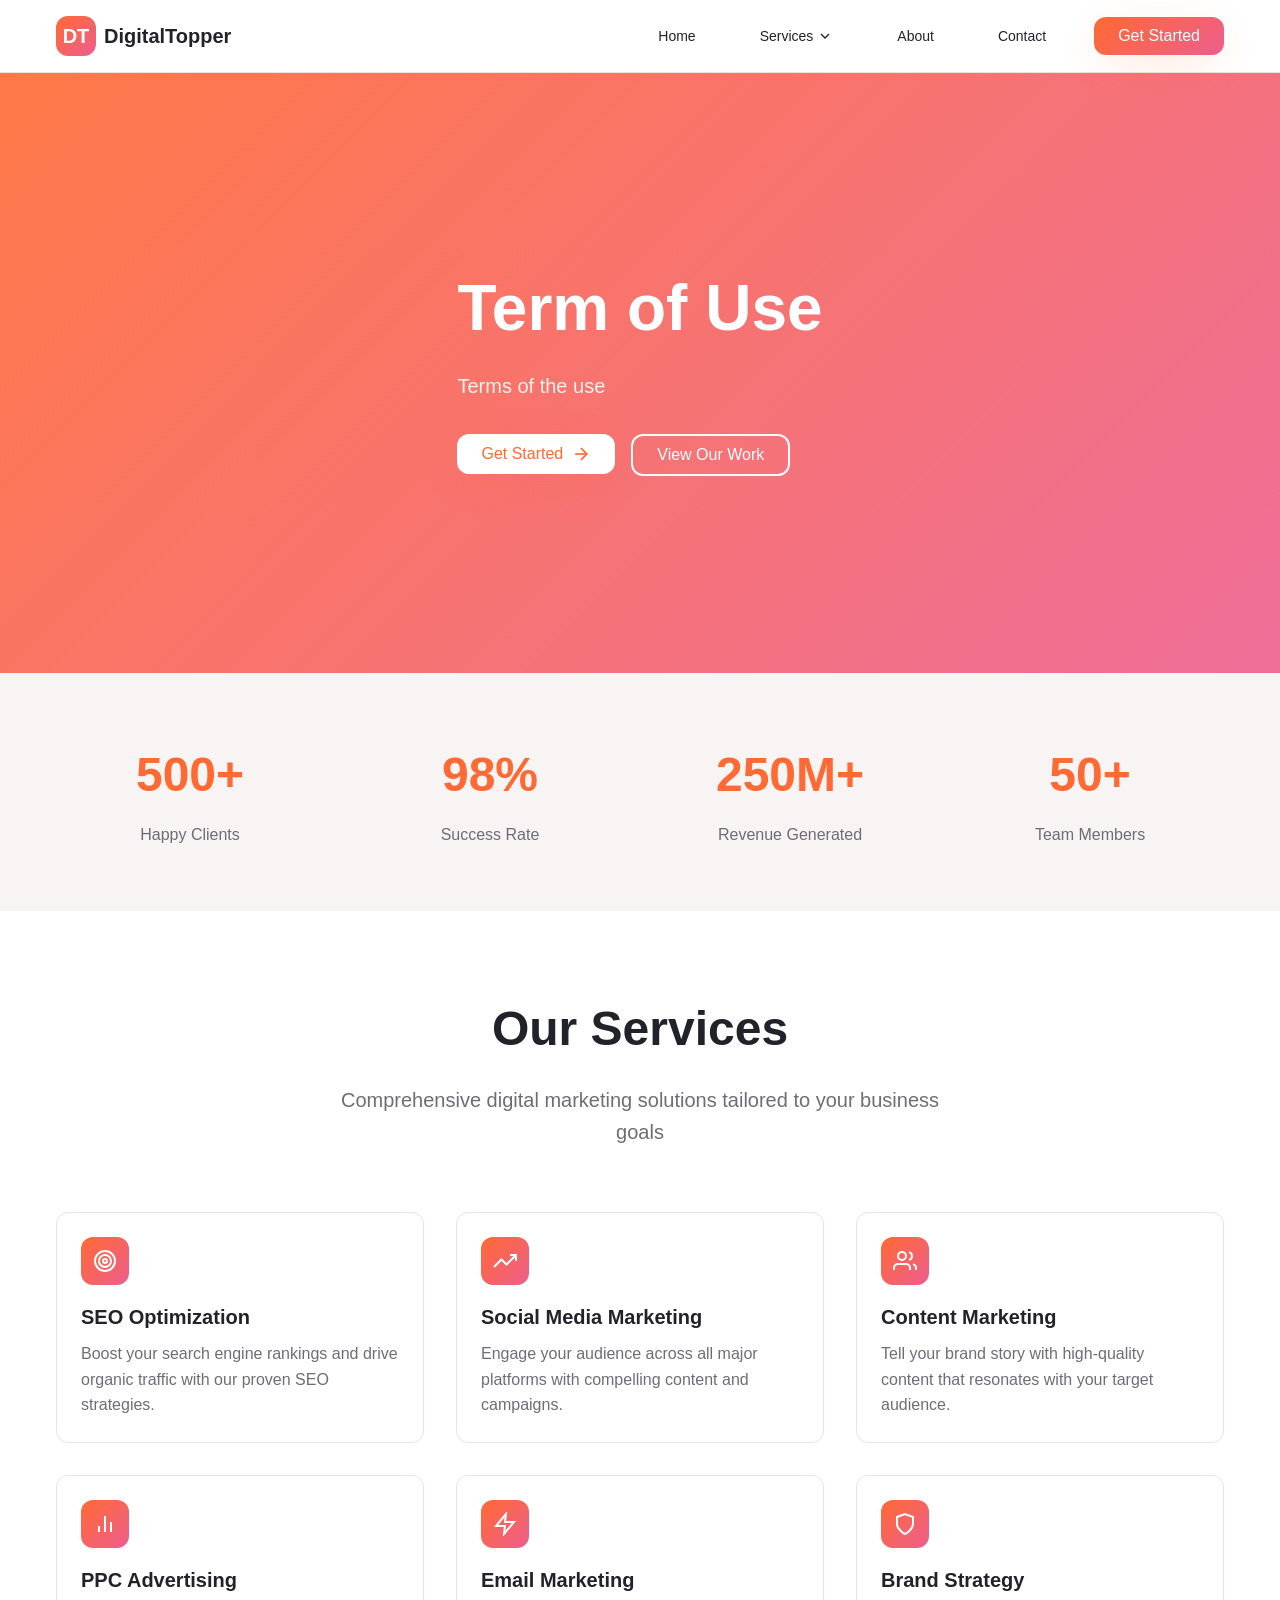
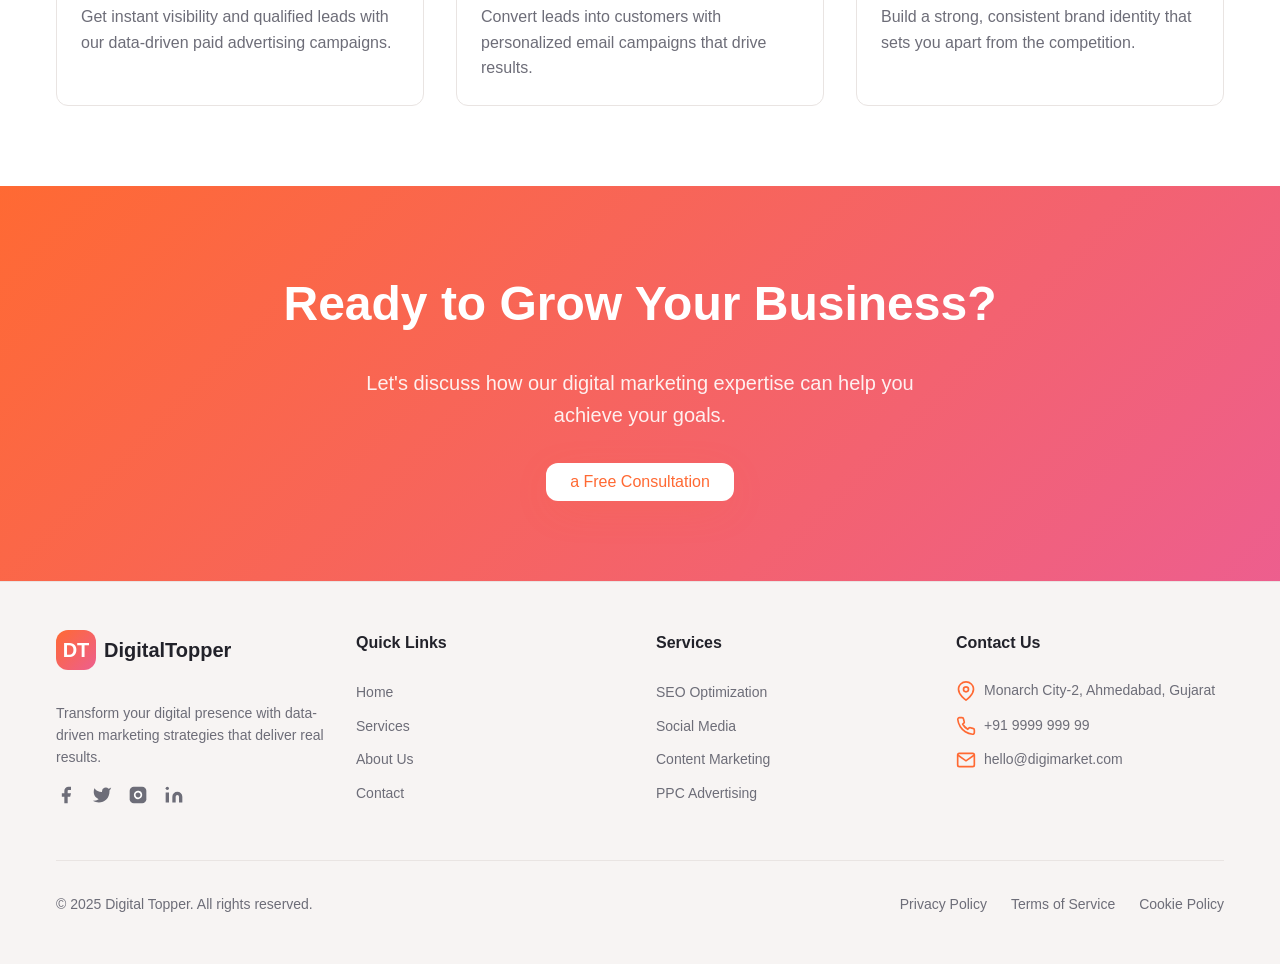
<file: termsofuse.html>
<!DOCTYPE html>
<html lang="en">
<head>
    <meta charset="UTF-8">
    <meta name="viewport" content="width=device-width, initial-scale=1.0">
    <title>DigiMarket - Digital Marketing Agency</title>
    <meta name="description" content="Transform your digital presence with data-driven marketing strategies. SEO, Social Media, PPC, and Content Marketing services.">
    <link rel="stylesheet" href="style.css">
</head>
<body>
    <!-- Header -->
    <header class="header">
        <nav class="nav-container">
            <div class="nav-content">
                <!-- Logo -->
                <div class="logo">
                    <div class="logo-icon">
                        <span>DT</span>
                    </div>
                    <span class="logo-text">DigitalTopper</span>
                </div>

                <!-- Desktop Navigation -->
                <div class="nav-menu desktop-nav">
                    <a href="index.html" class="nav-link">Home</a>
                    
                    <div class="dropdown">
                        <button class="nav-link dropdown-toggle">
                            Services
                            <svg class="chevron" width="16" height="16" viewBox="0 0 24 24" fill="none" stroke="currentColor" stroke-width="2">
                                <polyline points="6 9 12 15 18 9"></polyline>
                            </svg>
                        </button>
                        <div class="dropdown-menu">
                            <div class="dropdown-grid">
                                <a href="seo-optimization.html" class="dropdown-item">
                                    <div class="dropdown-title">SEO Optimization</div>
                                    <p class="dropdown-desc">Boost your search rankings</p>
                                </a>
                                <a href="social-marketing.html" class="dropdown-item">
                                    <div class="dropdown-title">Social Media Marketing</div>
                                    <p class="dropdown-desc">Engage your audience</p>
                                </a>
                                <a href="content-marketing.html" class="dropdown-item">
                                    <div class="dropdown-title">Content Marketing</div>
                                    <p class="dropdown-desc">Tell your brand story</p>
                                </a>
                                <a href="ppc.html" class="dropdown-item">
                                    <div class="dropdown-title">PPC Advertising</div>
                                    <p class="dropdown-desc">Drive targeted traffic</p>
                                </a>
                            </div>
                        </div>
                    </div>

                    <a href="about.html" class="nav-link">About</a>
                    <a href="contact.html" class="nav-link">Contact</a>
                    
                    <a href="contact.html"><button class="btn btn-primary">Get Started</button></a>
                </div>

                <!-- Mobile Menu Button -->
                <button class="mobile-menu-btn" id="mobileMenuBtn">
                    <svg class="menu-icon" width="24" height="24" viewBox="0 0 24 24" fill="none" stroke="currentColor" stroke-width="2">
                        <line x1="3" y1="12" x2="21" y2="12"></line>
                        <line x1="3" y1="6" x2="21" y2="6"></line>
                        <line x1="3" y1="18" x2="21" y2="18"></line>
                    </svg>
                    <svg class="close-icon" width="24" height="24" viewBox="0 0 24 24" fill="none" stroke="currentColor" stroke-width="2">
                        <line x1="18" y1="6" x2="6" y2="18"></line>
                        <line x1="6" y1="6" x2="18" y2="18"></line>
                    </svg>
                </button>
            </div>

            <!-- Mobile Menu -->
            <div class="mobile-menu" id="mobileMenu">
                <a href="#home" class="mobile-nav-link">Home</a>
                <div class="mobile-dropdown">
                    <div class="mobile-dropdown-title">Services</div>
                    <div class="mobile-dropdown-content">
                        <a href="#services" class="mobile-dropdown-link">SEO Optimization</a>
                        <a href="#services" class="mobile-dropdown-link">Social Media Marketing</a>
                        <a href="#services" class="mobile-dropdown-link">Content Marketing</a>
                        <a href="#services" class="mobile-dropdown-link">PPC Advertising</a>
                    </div>
                </div>
                <a href="#about" class="mobile-nav-link">About</a>
                <a href="#contact" class="mobile-nav-link">Contact</a>
                <button class="btn btn-primary mobile-btn">Get Started</button>
            </div>
        </nav>
    </header>

    <main>
        <!-- Hero Section -->
        <section id="home" class="hero">
            <div class="hero-overlay"></div>
            <div class="hero-image-terms"></div>
            <div class="hero-content">
                <h1 class="hero-title">Term of Use</h1>
                <p class="hero-subtitle">Terms of the use</p>
                <div class="hero-buttons">
                    <a href="contact.html"><button class="btn btn-hero">
                        Get Started 
                        <svg width="20" height="20" viewBox="0 0 24 24" fill="none" stroke="currentColor" stroke-width="2">
                            <line x1="5" y1="12" x2="19" y2="12"></line>
                            <polyline points="12 5 19 12 12 19"></polyline>
                        </svg>
                    </button></a>
                    <a href="portfolio.html"><button class="btn btn-outline">View Our Work</button></a>
                </div>
            </div>
        </section>

        <!-- Stats Section -->
        <section class="stats">
            <div class="container">
                <div class="stats-grid">
                    <div class="stat-item">
                        <div class="stat-value">500+</div>
                        <div class="stat-label">Happy Clients</div>
                    </div>
                    <div class="stat-item">
                        <div class="stat-value">98%</div>
                        <div class="stat-label">Success Rate</div>
                    </div>
                    <div class="stat-item">
                        <div class="stat-value">250M+</div>
                        <div class="stat-label">Revenue Generated</div>
                    </div>
                    <div class="stat-item">
                        <div class="stat-value">50+</div>
                        <div class="stat-label">Team Members</div>
                    </div>
                </div>
            </div>
        </section>

        <!-- Services Section -->
        <section id="services" class="services">
            <div class="container">
                <div class="section-header">
                    <h2 class="section-title">Our Services</h2>
                    <p class="section-subtitle">Comprehensive digital marketing solutions tailored to your business goals</p>
                </div>
                <div class="services-grid">
                    <div class="service-card">
                        <div class="service-icon">
                            <svg width="24" height="24" viewBox="0 0 24 24" fill="none" stroke="currentColor" stroke-width="2">
                                <circle cx="12" cy="12" r="10"></circle>
                                <circle cx="12" cy="12" r="6"></circle>
                                <circle cx="12" cy="12" r="2"></circle>
                            </svg>
                        </div>
                        <h3 class="service-title">SEO Optimization</h3>
                        <p class="service-desc">Boost your search engine rankings and drive organic traffic with our proven SEO strategies.</p>
                    </div>
                    
                    <div class="service-card">
                        <div class="service-icon">
                            <svg width="24" height="24" viewBox="0 0 24 24" fill="none" stroke="currentColor" stroke-width="2">
                                <polyline points="23 6 13.5 15.5 8.5 10.5 1 18"></polyline>
                                <polyline points="17 6 23 6 23 12"></polyline>
                            </svg>
                        </div>
                        <h3 class="service-title">Social Media Marketing</h3>
                        <p class="service-desc">Engage your audience across all major platforms with compelling content and campaigns.</p>
                    </div>

                    <div class="service-card">
                        <div class="service-icon">
                            <svg width="24" height="24" viewBox="0 0 24 24" fill="none" stroke="currentColor" stroke-width="2">
                                <path d="M17 21v-2a4 4 0 0 0-4-4H5a4 4 0 0 0-4 4v2"></path>
                                <circle cx="9" cy="7" r="4"></circle>
                                <path d="M23 21v-2a4 4 0 0 0-3-3.87"></path>
                                <path d="M16 3.13a4 4 0 0 1 0 7.75"></path>
                            </svg>
                        </div>
                        <h3 class="service-title">Content Marketing</h3>
                        <p class="service-desc">Tell your brand story with high-quality content that resonates with your target audience.</p>
                    </div>

                    <div class="service-card">
                        <div class="service-icon">
                            <svg width="24" height="24" viewBox="0 0 24 24" fill="none" stroke="currentColor" stroke-width="2">
                                <line x1="18" y1="20" x2="18" y2="10"></line>
                                <line x1="12" y1="20" x2="12" y2="4"></line>
                                <line x1="6" y1="20" x2="6" y2="14"></line>
                            </svg>
                        </div>
                        <h3 class="service-title">PPC Advertising</h3>
                        <p class="service-desc">Get instant visibility and qualified leads with our data-driven paid advertising campaigns.</p>
                    </div>

                    <div class="service-card">
                        <div class="service-icon">
                            <svg width="24" height="24" viewBox="0 0 24 24" fill="none" stroke="currentColor" stroke-width="2">
                                <polygon points="13 2 3 14 12 14 11 22 21 10 12 10 13 2"></polygon>
                            </svg>
                        </div>
                        <h3 class="service-title">Email Marketing</h3>
                        <p class="service-desc">Convert leads into customers with personalized email campaigns that drive results.</p>
                    </div>

                    <div class="service-card">
                        <div class="service-icon">
                            <svg width="24" height="24" viewBox="0 0 24 24" fill="none" stroke="currentColor" stroke-width="2">
                                <path d="M12 22s8-4 8-10V5l-8-3-8 3v7c0 6 8 10 8 10z"></path>
                            </svg>
                        </div>
                        <h3 class="service-title">Brand Strategy</h3>
                        <p class="service-desc">Build a strong, consistent brand identity that sets you apart from the competition.</p>
                    </div>
                </div>
            </div>
        </section>

        <!-- CTA Section -->
        <section id="contact" class="cta">
            <div class="container cta-content">
                <h2 class="cta-title">Ready to Grow Your Business?</h2>
                <p class="cta-subtitle">Let's discuss how our digital marketing expertise can help you achieve your goals.</p>
                <a href="contact.html"><button class="btn btn-hero"> a Free Consultation </button></a>
            </div>
        </section>
    </main>

    <!-- Footer -->
    <footer class="footer">
        <div class="container">
            <div class="footer-grid">
                <!-- Company Info -->
                <div class="footer-col">
                    <div class="logo footer-logo">
                        <div class="logo-icon">
                            <span>DT</span>
                        </div>
                        <span class="logo-text">DigitalTopper</span>
                    </div>
                    <p class="footer-desc">Transform your digital presence with data-driven marketing strategies that deliver real results.</p>
                    <div class="social-links">
                        <a href="#" class="social-link">
                            <svg width="20" height="20" viewBox="0 0 24 24" fill="currentColor">
                                <path d="M18 2h-3a5 5 0 0 0-5 5v3H7v4h3v8h4v-8h3l1-4h-4V7a1 1 0 0 1 1-1h3z"></path>
                            </svg>
                        </a>
                        <a href="#" class="social-link">
                            <svg width="20" height="20" viewBox="0 0 24 24" fill="currentColor">
                                <path d="M23 3a10.9 10.9 0 0 1-3.14 1.53 4.48 4.48 0 0 0-7.86 3v1A10.66 10.66 0 0 1 3 4s-4 9 5 13a11.64 11.64 0 0 1-7 2c9 5 20 0 20-11.5a4.5 4.5 0 0 0-.08-.83A7.72 7.72 0 0 0 23 3z"></path>
                            </svg>
                        </a>
                        <a href="#" class="social-link">
                            <svg width="20" height="20" viewBox="0 0 24 24" fill="currentColor">
                                <rect x="2" y="2" width="20" height="20" rx="5" ry="5"></rect>
                                <path d="M16 11.37A4 4 0 1 1 12.63 8 4 4 0 0 1 16 11.37z" stroke="white" stroke-width="2"></path>
                                <line x1="17.5" y1="6.5" x2="17.51" y2="6.5" stroke="white" stroke-width="2"></line>
                            </svg>
                        </a>
                        <a href="#" class="social-link">
                            <svg width="20" height="20" viewBox="0 0 24 24" fill="currentColor">
                                <path d="M16 8a6 6 0 0 1 6 6v7h-4v-7a2 2 0 0 0-2-2 2 2 0 0 0-2 2v7h-4v-7a6 6 0 0 1 6-6z"></path>
                                <rect x="2" y="9" width="4" height="12"></rect>
                                <circle cx="4" cy="4" r="2"></circle>
                            </svg>
                        </a>
                    </div>
                </div>

                <!-- Quick Links -->
                <div class="footer-col">
                    <h3 class="footer-heading">Quick Links</h3>
                    <ul class="footer-links">
                        <li><a href="index.html">Home</a></li>
                        <li><a href="social-marketing.html">Services</a></li>
                        <li><a href="about.html">About Us</a></li>
                        <li><a href="contact.html">Contact</a></li>
                    </ul>
                </div>

                <!-- Services -->
                <div class="footer-col">
                    <h3 class="footer-heading">Services</h3>
                    <ul class="footer-links">
                        <li><a href="seo-optimization.html">SEO Optimization</a></li>
                        <li><a href="social-marketing.html">Social Media</a></li>
                        <li><a href="content-marketing.html">Content Marketing</a></li>
                        <li><a href="ppc.html">PPC Advertising</a></li>
                    </ul>
                </div>

                <!-- Contact Info -->
                <div class="footer-col">
                    <h3 class="footer-heading">Contact Us</h3>
                    <ul class="footer-contact">
                        <li>
                            <svg width="20" height="20" viewBox="0 0 24 24" fill="none" stroke="currentColor" stroke-width="2">
                                <path d="M21 10c0 7-9 13-9 13s-9-6-9-13a9 9 0 0 1 18 0z"></path>
                                <circle cx="12" cy="10" r="3"></circle>
                            </svg>
                            <span>Monarch City-2, Ahmedabad, Gujarat</span>
                        </li>
                        <li>
                            <svg width="20" height="20" viewBox="0 0 24 24" fill="none" stroke="currentColor" stroke-width="2">
                                <path d="M22 16.92v3a2 2 0 0 1-2.18 2 19.79 19.79 0 0 1-8.63-3.07 19.5 19.5 0 0 1-6-6 19.79 19.79 0 0 1-3.07-8.67A2 2 0 0 1 4.11 2h3a2 2 0 0 1 2 1.72 12.84 12.84 0 0 0 .7 2.81 2 2 0 0 1-.45 2.11L8.09 9.91a16 16 0 0 0 6 6l1.27-1.27a2 2 0 0 1 2.11-.45 12.84 12.84 0 0 0 2.81.7A2 2 0 0 1 22 16.92z"></path>
                            </svg>
                            <span>+91 9999 999 99</span>
                        </li>
                        <li>
                            <svg width="20" height="20" viewBox="0 0 24 24" fill="none" stroke="currentColor" stroke-width="2">
                                <path d="M4 4h16c1.1 0 2 .9 2 2v12c0 1.1-.9 2-2 2H4c-1.1 0-2-.9-2-2V6c0-1.1.9-2 2-2z"></path>
                                <polyline points="22,6 12,13 2,6"></polyline>
                            </svg>
                            <span>hello@digimarket.com</span>
                        </li>
                    </ul>
                </div>
            </div>

            <div class="footer-bottom">
                <p class="footer-copyright">© 2025 Digital Topper. All rights reserved.</p>
                <div class="footer-legal">
                    <a href="privacy.html">Privacy Policy</a>
                    <a href="termsofuse.html">Terms of Service</a>
                    <a href="cookie.html">Cookie Policy</a>
                </div>
            </div>
        </div>
    </footer>

    <script src="script.js"></script>
</body>
</html>
</file>
<file: style.css>
/* CSS Variables - Design System */
:root {
    --background: #ffffff;
    --foreground: hsl(240, 10%, 15%);
    --primary: hsl(16, 100%, 60%);
    --primary-foreground: #ffffff;
    --primary-glow: hsl(16, 100%, 70%);
    --secondary: hsl(265, 60%, 50%);
    --accent: hsl(340, 80%, 65%);
    --muted: hsl(20, 20%, 96%);
    --muted-foreground: hsl(240, 5%, 45%);
    --border: hsl(20, 15%, 90%);
    --radius: 0.75rem;
    --shadow-glow: 0 10px 40px -10px rgba(255, 107, 53, 0.3);
    --shadow-card: 0 4px 20px -2px rgba(38, 38, 51, 0.08);
}

/* Reset */
* {
    margin: 0;
    padding: 0;
    box-sizing: border-box;
}

body {
    font-family: -apple-system, BlinkMacSystemFont, 'Segoe UI', Roboto, 'Helvetica Neue', Arial, sans-serif;
    background-color: var(--background);
    color: var(--foreground);
    line-height: 1.6;
}

.container {
    max-width: 1200px;
    margin: 0 auto;
    padding: 0 1rem;
}

/* Header */
.header {
    position: sticky;
    top: 0;
    z-index: 50;
    width: 100%;
    background-color: rgba(255, 255, 255, 0.95);
    backdrop-filter: blur(10px);
    border-bottom: 1px solid var(--border);
}

.nav-container {
    max-width: 1200px;
    margin: 0 auto;
    padding: 1rem;
}

.nav-content {
    display: flex;
    align-items: center;
    justify-content: space-between;
}

/* Logo */
.logo {
    display: flex;
    align-items: center;
    gap: 0.5rem;
}

.logo-icon {
    display: flex;
    align-items: center;
    justify-content: center;
    width: 40px;
    height: 40px;
    background: linear-gradient(135deg, var(--primary), var(--accent));
    border-radius: var(--radius);
}

.logo-icon span {
    font-size: 1.25rem;
    font-weight: 700;
    color: var(--primary-foreground);
}

.logo-text {
    font-size: 1.25rem;
    font-weight: 700;
    color: var(--foreground);
}

/* Navigation */
.nav-menu {
    display: none;
    align-items: center;
    gap: 2rem;
}

.nav-link {
    padding: 0.5rem 1rem;
    font-size: 0.875rem;
    font-weight: 500;
    color: var(--foreground);
    text-decoration: none;
    transition: color 0.3s;
    background: none;
    border: none;
    cursor: pointer;
    display: flex;
    align-items: center;
    gap: 0.25rem;
}

.nav-link:hover {
    color: var(--primary);
}

/* Dropdown */
.dropdown {
    position: relative;
}

.dropdown-toggle {
    display: flex;
    align-items: center;
    gap: 0.25rem;
}

.chevron {
    transition: transform 0.3s;
}

.dropdown:hover .chevron {
    transform: rotate(180deg);
}

.dropdown-menu {
    position: absolute;
    top: 100%;
    left: 0;
    margin-top: 0.5rem;
    background-color: var(--background);
    border: 1px solid var(--border);
    border-radius: var(--radius);
    box-shadow: var(--shadow-card);
    opacity: 0;
    visibility: hidden;
    transform: translateY(-10px);
    transition: all 0.3s;
    z-index: 100;
}

.dropdown:hover .dropdown-menu {
    opacity: 1;
    visibility: visible;
    transform: translateY(0);
}

.dropdown-grid {
    display: grid;
    grid-template-columns: repeat(2, 1fr);
    gap: 0.75rem;
    padding: 1rem;
    width: 500px;
}

.dropdown-item {
    padding: 0.75rem;
    border-radius: calc(var(--radius) - 2px);
    text-decoration: none;
    color: var(--foreground);
    transition: background-color 0.3s;
}

.dropdown-item:hover {
    background-color: var(--accent);
    color: var(--primary-foreground);
}

.dropdown-title {
    font-size: 0.875rem;
    font-weight: 500;
    margin-bottom: 0.25rem;
}

.dropdown-desc {
    font-size: 0.875rem;
    color: var(--muted-foreground);
}

.dropdown-item:hover .dropdown-desc {
    color: rgba(255, 255, 255, 0.9);
}

/* Buttons */
.btn {
    padding: 0.625rem 1.5rem;
    font-size: 1rem;
    font-weight: 500;
    border-radius: var(--radius);
    border: none;
    cursor: pointer;
    transition: all 0.3s;
    display: inline-flex;
    align-items: center;
    gap: 0.5rem;
}

.btn-primary {
    background: linear-gradient(135deg, var(--primary), var(--accent));
    color: var(--primary-foreground);
    box-shadow: var(--shadow-glow);
}

.btn-primary:hover {
    opacity: 0.9;
}

.btn-hero {
    background-color: var(--background);
    color: var(--primary);
    box-shadow: var(--shadow-glow);
}

.btn-hero:hover {
    background-color: rgba(255, 255, 255, 0.9);
}

.btn-outline {
    background-color: transparent;
    color: var(--primary-foreground);
    border: 2px solid var(--primary-foreground);
}

.btn-outline:hover {
    background-color: rgba(255, 255, 255, 0.1);
}

/* Mobile Menu */
.mobile-menu-btn {
    display: block;
    background: none;
    border: none;
    cursor: pointer;
    padding: 0.5rem;
}

.close-icon {
    display: none;
}

.mobile-menu-btn.active .menu-icon {
    display: none;
}

.mobile-menu-btn.active .close-icon {
    display: block;
}

.mobile-menu {
    display: none;
    flex-direction: column;
    gap: 1rem;
    margin-top: 1rem;
    padding-bottom: 1rem;
    animation: fadeIn 0.3s ease-out;
}

.mobile-menu.active {
    display: flex;
}

.mobile-nav-link {
    padding: 0.5rem 1rem;
    font-size: 0.875rem;
    font-weight: 500;
    color: var(--foreground);
    text-decoration: none;
}

.mobile-dropdown-title {
    padding: 0.5rem 1rem;
    font-size: 0.875rem;
    font-weight: 500;
    display: flex;
    align-items: center;
    gap: 0.5rem;
}

.mobile-dropdown-content {
    padding-left: 2rem;
    display: flex;
    flex-direction: column;
    gap: 0.5rem;
}

.mobile-dropdown-link {
    font-size: 0.875rem;
    color: var(--muted-foreground);
    text-decoration: none;
}

.mobile-btn {
    margin: 0 1rem;
}

/* Hero Section */
.hero {
    position: relative;
    overflow: hidden;
    min-height: 600px;
    display: flex;
    align-items: center;
}

.hero-overlay {
    position: absolute;
    inset: 0;
    background: linear-gradient(135deg, var(--primary), var(--accent));
    opacity: 0.9;
}

.hero-image {
    position: absolute;
    inset: 0;
    background-image: url('https://images.unsplash.com/photo-1460925895917-afdab827c52f?auto=format&fit=crop&w=1920&q=80');
    background-size: cover;
    background-position: center;
    opacity: 0.2;
}

.hero-image2 {
    position: absolute;
    inset: 0;
    background-image: url('https://plus.unsplash.com/premium_photo-1677087121017-b779a16ff921?q=80&w=1332&auto=format&fit=crop&ixlib=rb-4.1.0&ixid=M3wxMjA3fDB8MHxwaG90by1wYWdlfHx8fGVufDB8fHx8fA%3D%3D');
    background-size: cover;
    background-position: center;
    opacity: 0.2;
}

.hero-image-contact {
    position: absolute;
    inset: 0;
    background-image: url('https://images.unsplash.com/photo-1528747045269-390fe33c19f2?q=80&w=1170&auto=format&fit=crop&ixlib=rb-4.1.0&ixid=M3wxMjA3fDB8MHxwaG90by1wYWdlfHx8fGVufDB8fHx8fA%3D%3D');
    background-size: cover;
    background-position: center;
    opacity: 0.2;
}

.hero-image-content {
    position: absolute;
    inset: 0;
    background-image: url('https://images.unsplash.com/photo-1488190211105-8b0e65b80b4e?q=80&w=1170&auto=format&fit=crop&ixlib=rb-4.1.0&ixid=M3wxMjA3fDB8MHxwaG90by1wYWdlfHx8fGVufDB8fHx8fA%3D%3D');
    background-size: cover;
    background-position: center;
    opacity: 0.2;
}

.hero-image-cookie {
    position: absolute;
    inset: 0;
    background-image: url('https://plus.unsplash.com/premium_photo-1725384940713-45cdbbb49d94?q=80&w=1170&auto=format&fit=crop&ixlib=rb-4.1.0&ixid=M3wxMjA3fDB8MHxwaG90by1wYWdlfHx8fGVufDB8fHx8fA%3D%3D');
    background-size: cover;
    background-position: center;
    opacity: 0.2;
}

.hero-image-portfolio {
    position: absolute;
    inset: 0;
    background-image: url('https://images.unsplash.com/photo-1712640365578-fbdf50b55ddc?q=80&w=686&auto=format&fit=crop&ixlib=rb-4.1.0&ixid=M3wxMjA3fDB8MHxwaG90by1wYWdlfHx8fGVufDB8fHx8fA%3D%3D');
    background-size: cover;
    background-position: center;
    opacity: 0.2;
}

.hero-image-seo1 {
    position: absolute;
    inset: 0;
    background-image: url('https://images.unsplash.com/photo-1674027326254-88c960d8e561?q=80&w=1332&auto=format&fit=crop&ixlib=rb-4.1.0&ixid=M3wxMjA3fDB8MHxwaG90by1wYWdlfHx8fGVufDB8fHx8fA%3D%3D');
    background-size: cover;
    background-position: center;
    opacity: 0.2;
}

.hero-image-seo2 {
    position: absolute;
    inset: 0;
    background-image: url('https://plus.unsplash.com/premium_photo-1685283298465-e52e933a3312?q=80&w=1025&auto=format&fit=crop&ixlib=rb-4.1.0&ixid=M3wxMjA3fDB8MHxwaG90by1wYWdlfHx8fGVufDB8fHx8fA%3D%3D');
    background-size: cover;
    background-position: center;
    opacity: 0.2;
}
.hero-image-terms {
    position: absolute;
    inset: 0;
    background-image: url('https://images.unsplash.com/photo-1586856635275-af01918579ba?q=80&w=1170&auto=format&fit=crop&ixlib=rb-4.1.0&ixid=M3wxMjA3fDB8MHxwaG90by1wYWdlfHx8fGVufDB8fHx8fA%3D%3D');
    background-size: cover;
    background-position: center;
    opacity: 0.2;
}

.hero-content {
    position: relative;
    max-width: 1200px;
    margin: 0 auto;
    padding: 6rem 1rem;
    max-width: 800px;
    animation: fadeInUp 0.8s ease-out;
}

.hero-title {
    font-size: 3rem;
    font-weight: 700;
    color: var(--primary-foreground);
    margin-bottom: 1.5rem;
    line-height: 1.2;
}

.hero-subtitle {
    font-size: 1.25rem;
    color: rgba(255, 255, 255, 0.9);
    margin-bottom: 2rem;
}

.hero-buttons {
    display: flex;
    flex-wrap: wrap;
    gap: 1rem;
}

/* Stats Section */
.stats {
    background-color: var(--muted);
    padding: 4rem 1rem;
}

.stats-grid {
    display: grid;
    grid-template-columns: repeat(2, 1fr);
    gap: 2rem;
}

.stat-item {
    text-align: center;
    animation: fadeInUp 0.8s ease-out;
}

.stat-value {
    font-size: 3rem;
    font-weight: 700;
    color: var(--primary);
    margin-bottom: 0.5rem;
}

.stat-label {
    color: var(--muted-foreground);
}

/* Services Section */
.services {
    padding: 5rem 1rem;
}

.section-header {
    text-align: center;
    margin-bottom: 4rem;
    animation: fadeIn 0.6s ease-out;
}

.section-title {
    font-size: 2.5rem;
    font-weight: 700;
    margin-bottom: 1rem;
}

.section-subtitle {
    font-size: 1.25rem;
    color: var(--muted-foreground);
    max-width: 600px;
    margin: 0 auto;
}

.services-grid {
    display: grid;
    grid-template-columns: 1fr;
    gap: 2rem;
}

.service-card {
    padding: 1.5rem;
    border: 1px solid var(--border);
    border-radius: var(--radius);
    background-color: var(--background);
    transition: all 0.3s;
    animation: fadeInUp 0.8s ease-out;
}

.service-card:hover {
    box-shadow: var(--shadow-glow);
    transform: translateY(-5px);
}

.service-icon {
    width: 48px;
    height: 48px;
    display: flex;
    align-items: center;
    justify-content: center;
    background: linear-gradient(135deg, var(--primary), var(--accent));
    border-radius: var(--radius);
    margin-bottom: 1rem;
    transition: transform 0.3s;
}

.service-card:hover .service-icon {
    transform: scale(1.1);
}

.service-icon svg {
    color: var(--primary-foreground);
}

.service-title {
    font-size: 1.25rem;
    font-weight: 600;
    margin-bottom: 0.5rem;
    transition: color 0.3s;
}

.service-card:hover .service-title {
    color: var(--primary);
}

.service-desc {
    color: var(--muted-foreground);
}

/* CTA Section */
.cta {
    background: linear-gradient(135deg, var(--primary), var(--accent));
    padding: 5rem 1rem;
}

.cta-content {
    text-align: center;
}

.cta-title {
    font-size: 2.5rem;
    font-weight: 700;
    color: var(--primary-foreground);
    margin-bottom: 1.5rem;
    animation: fadeIn 0.6s ease-out;
}

.cta-subtitle {
    font-size: 1.25rem;
    color: rgba(255, 255, 255, 0.9);
    margin-bottom: 2rem;
    max-width: 600px;
    margin-left: auto;
    margin-right: auto;
    animation: fadeInUp 0.8s ease-out;
}

/* Footer */
.footer {
    background-color: var(--muted);
    border-top: 1px solid var(--border);
    padding: 3rem 1rem;
}

.footer-grid {
    display: grid;
    grid-template-columns: 1fr;
    gap: 2rem;
    margin-bottom: 3rem;
}

.footer-col {
    display: flex;
    flex-direction: column;
    gap: 1rem;
}

.footer-logo {
    margin-bottom: 1rem;
}

.footer-desc {
    font-size: 0.875rem;
    color: var(--muted-foreground);
}

.social-links {
    display: flex;
    gap: 1rem;
}

.social-link {
    color: var(--muted-foreground);
    transition: color 0.3s;
}

.social-link:hover {
    color: var(--primary);
}

.footer-heading {
    font-size: 1rem;
    font-weight: 600;
    margin-bottom: 0.5rem;
}

.footer-links {
    list-style: none;
    display: flex;
    flex-direction: column;
    gap: 0.5rem;
}

.footer-links a {
    font-size: 0.875rem;
    color: var(--muted-foreground);
    text-decoration: none;
    transition: color 0.3s;
}

.footer-links a:hover {
    color: var(--primary);
}

.footer-contact {
    list-style: none;
    display: flex;
    flex-direction: column;
    gap: 0.75rem;
}

.footer-contact li {
    display: flex;
    align-items: flex-start;
    gap: 0.5rem;
    font-size: 0.875rem;
    color: var(--muted-foreground);
}

.footer-contact svg {
    color: var(--primary);
    flex-shrink: 0;
    margin-top: 2px;
}

.footer-bottom {
    display: flex;
    flex-direction: column;
    gap: 1rem;
    padding-top: 2rem;
    border-top: 1px solid var(--border);
    align-items: center;
}

.footer-copyright {
    font-size: 0.875rem;
    color: var(--muted-foreground);
}

.footer-legal {
    display: flex;
    gap: 1.5rem;
}

.footer-legal a {
    font-size: 0.875rem;
    color: var(--muted-foreground);
    text-decoration: none;
    transition: color 0.3s;
}

.footer-legal a:hover {
    color: var(--primary);
}

/* Animations */
@keyframes fadeIn {
    from {
        opacity: 0;
    }
    to {
        opacity: 1;
    }
}

@keyframes fadeInUp {
    from {
        opacity: 0;
        transform: translateY(30px);
    }
    to {
        opacity: 1;
        transform: translateY(0);
    }
}

/* Responsive Design */
@media (min-width: 768px) {
    .nav-menu {
        display: flex;
    }

    .mobile-menu-btn {
        display: none;
    }

    .desktop-nav {
        display: flex !important;
    }

    .hero-title {
        font-size: 4rem;
    }

    .stats-grid {
        grid-template-columns: repeat(4, 1fr);
    }

    .services-grid {
        grid-template-columns: repeat(2, 1fr);
    }

    .footer-grid {
        grid-template-columns: repeat(4, 1fr);
    }

    .footer-bottom {
        flex-direction: row;
        justify-content: space-between;
    }
}

@media (min-width: 1024px) {
    .services-grid {
        grid-template-columns: repeat(3, 1fr);
    }

    .section-title {
        font-size: 3rem;
    }

    .cta-title {
        font-size: 3rem;
    }
}




/* Contact Us Section */
.services-dm {
  width: 90%;
  max-width: 1000px;
  margin: 50px auto;
  display: flex;
  flex-direction: column;
  gap: 25px;
}

/* Individual Card */
.service-dm {
  display: flex;
  align-items: center;
  background: #fff;
  border-radius: 20px;
  padding: 20px 25px;
  box-shadow: 0 8px 20px rgba(0,0,0,0.05);
  transition: all 0.3s ease;
}

.service-dm:hover {
  transform: translateY(-5px);
  box-shadow: 0 10px 25px rgba(0,0,0,0.1);
}

/* Icon */
.icon-dm {
  background: linear-gradient(135deg, #ff7b72, #ff4f81);
  color: white;
  font-size: 28px;
  padding: 18px;
  border-radius: 15px;
  margin-right: 25px;
  display: flex;
  align-items: center;
  justify-content: center;
}

/* Text Content */
.content-dm h3 {
  font-size: 20px;
  margin: 0 0 10px 0;
  color: #222;
}

.content-dm p {
  margin: 0;
  color: #555;
  line-height: 1.5;
}

/* Section Container */
.services-cm {
  width: 90%;
  max-width: 1000px;
  margin: 50px auto;
  display: flex;
  flex-direction: column;
  gap: 25px;
}

/* Individual Card */
.service-cm {
  display: flex;
  align-items: center;
  background: #fff;
  border-radius: 20px;
  padding: 20px 25px;
  box-shadow: 0 8px 20px rgba(0,0,0,0.05);
  transition: all 0.3s ease;
}

.service-cm:hover {
  transform: translateY(-5px);
  box-shadow: 0 10px 25px rgba(0,0,0,0.1);
}

/* Icon */
.icon-cm {
  background: linear-gradient(135deg, #ff7b72, #ff4f81);
  color: white;
  font-size: 28px;
  padding: 18px;
  border-radius: 15px;
  margin-right: 25px;
  display: flex;
  align-items: center;
  justify-content: center;
}

/* Text Content */
.content-cm h3 {
  font-size: 20px;
  margin: 0 0 10px 0;
  color: #222;
}

.content-cm p {
  margin: 0;
  color: #555;
  line-height: 1.5;
}

/* Responsive */
@media (max-width: 600px) {
  .service-cm {
    flex-direction: column;
    align-items: flex-start;
    text-align: left;
  }

  .icon-cm {
    margin-right: 0;
    margin-bottom: 15px;
  }
}

/* Section Container */
.services-ppc {
  display: grid;
  grid-template-columns: repeat(5, 1fr);
  gap: 25px;
  width: 95%;
  max-width: 1400px;
  margin: 50px auto;
  padding: 20px 0;
}

/* Individual Service Box */
.service-ppc {
  background: #fff;
  border: 1px solid #eee;
  border-radius: 15px;
  padding: 30px 20px;
  text-align: left;
  box-shadow: 0 4px 12px rgba(0,0,0,0.05);
  transition: all 0.3s ease;
}

.service-ppc:hover {
  transform: translateY(-5px);
  box-shadow: 0 8px 18px rgba(0,0,0,0.08);
}

/* Icon Style */
.icon-ppc {
  width: 50px;
  height: 50px;
  background: linear-gradient(135deg, #ff7b72, #ff4f81);
  border-radius: 12px;
  color: #fff;
  font-size: 26px;
  display: flex;
  align-items: center;
  justify-content: center;
  margin-bottom: 15px;
}

/* Title and Text */
.service-ppc h3 {
  font-size: 18px;
  color: #111;
  margin: 0 0 10px;
  font-weight: 600;
}

.service-ppc p {
  font-size: 15px;
  color: #555;
  line-height: 1.5;
  margin: 0;
}

/* Responsive Adjustments */
@media (max-width: 1200px) {
  .services-ppc {
    grid-template-columns: repeat(3, 1fr);
  }
}

@media (max-width: 800px) {
  .services-ppc {
    grid-template-columns: repeat(2, 1fr);
  }
}

@media (max-width: 500px) {
  .services-ppc {
    grid-template-columns: 1fr;
  }
}
</file>
